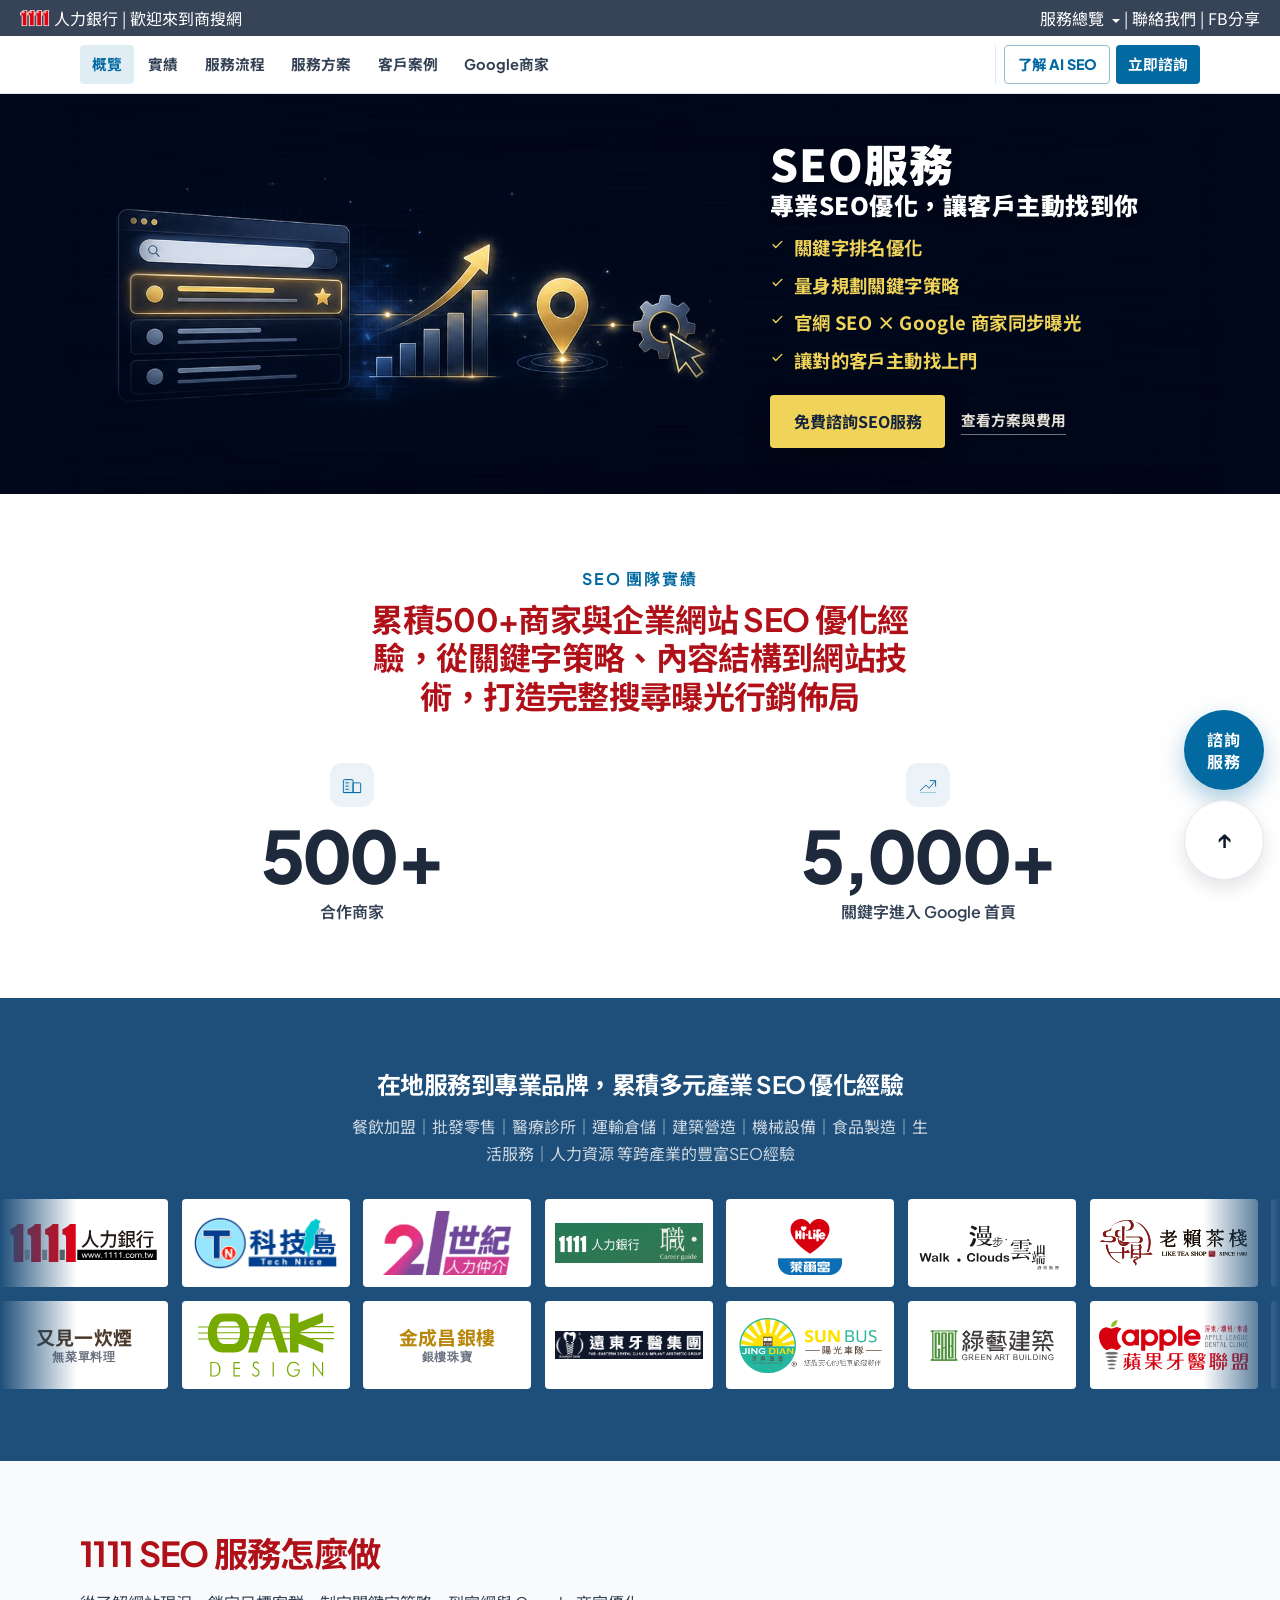
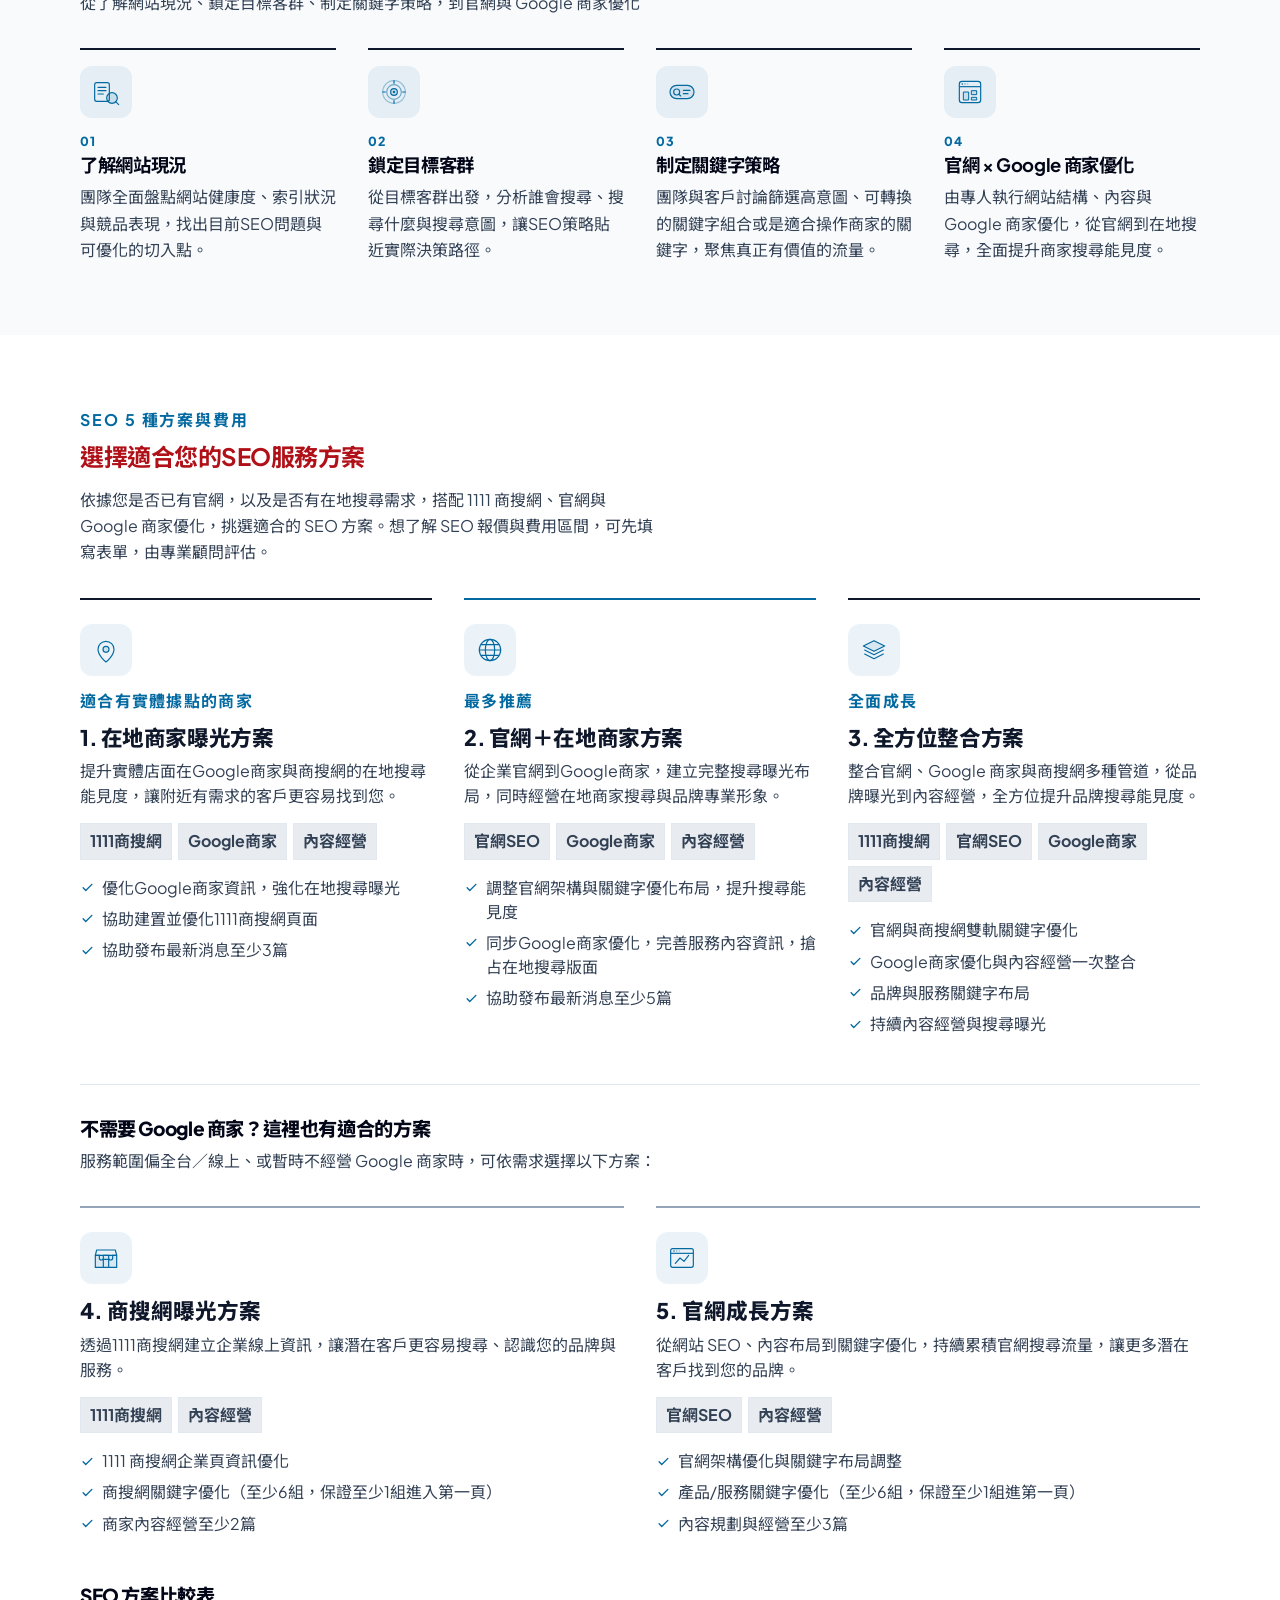
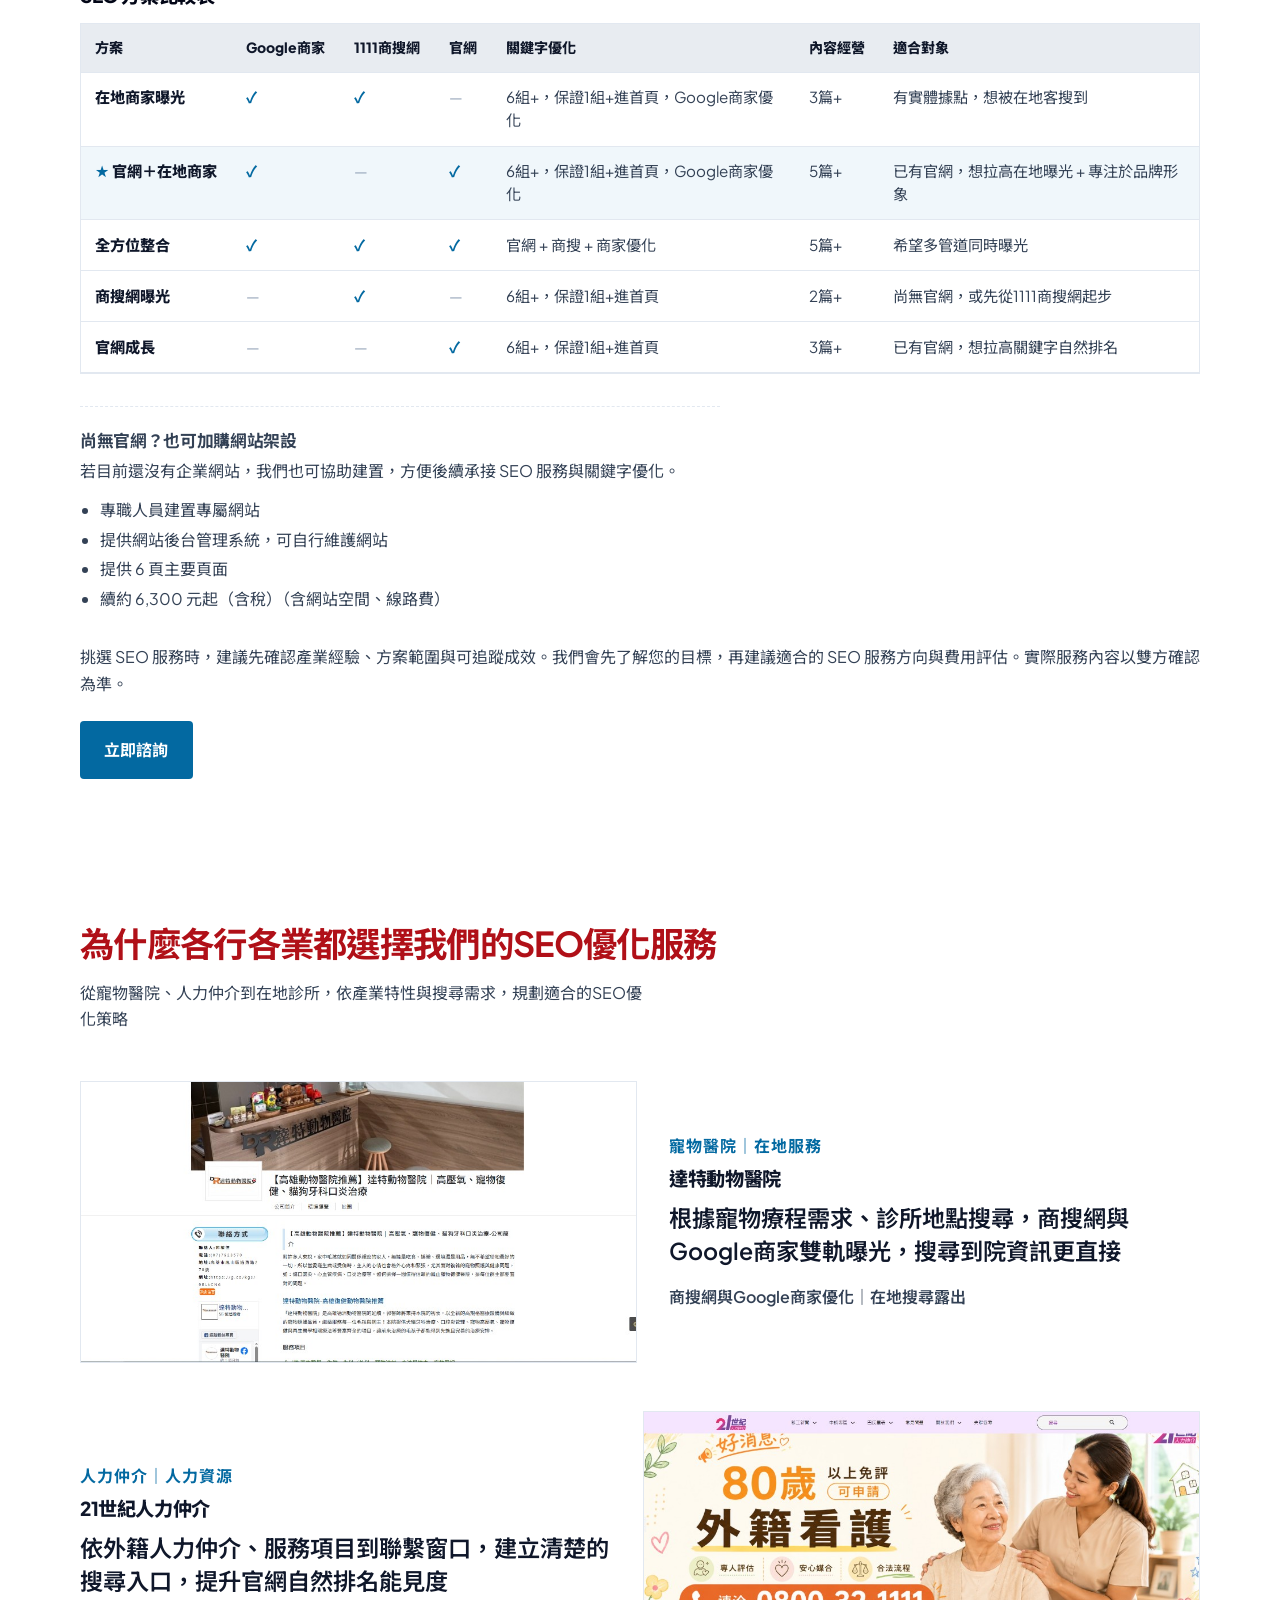
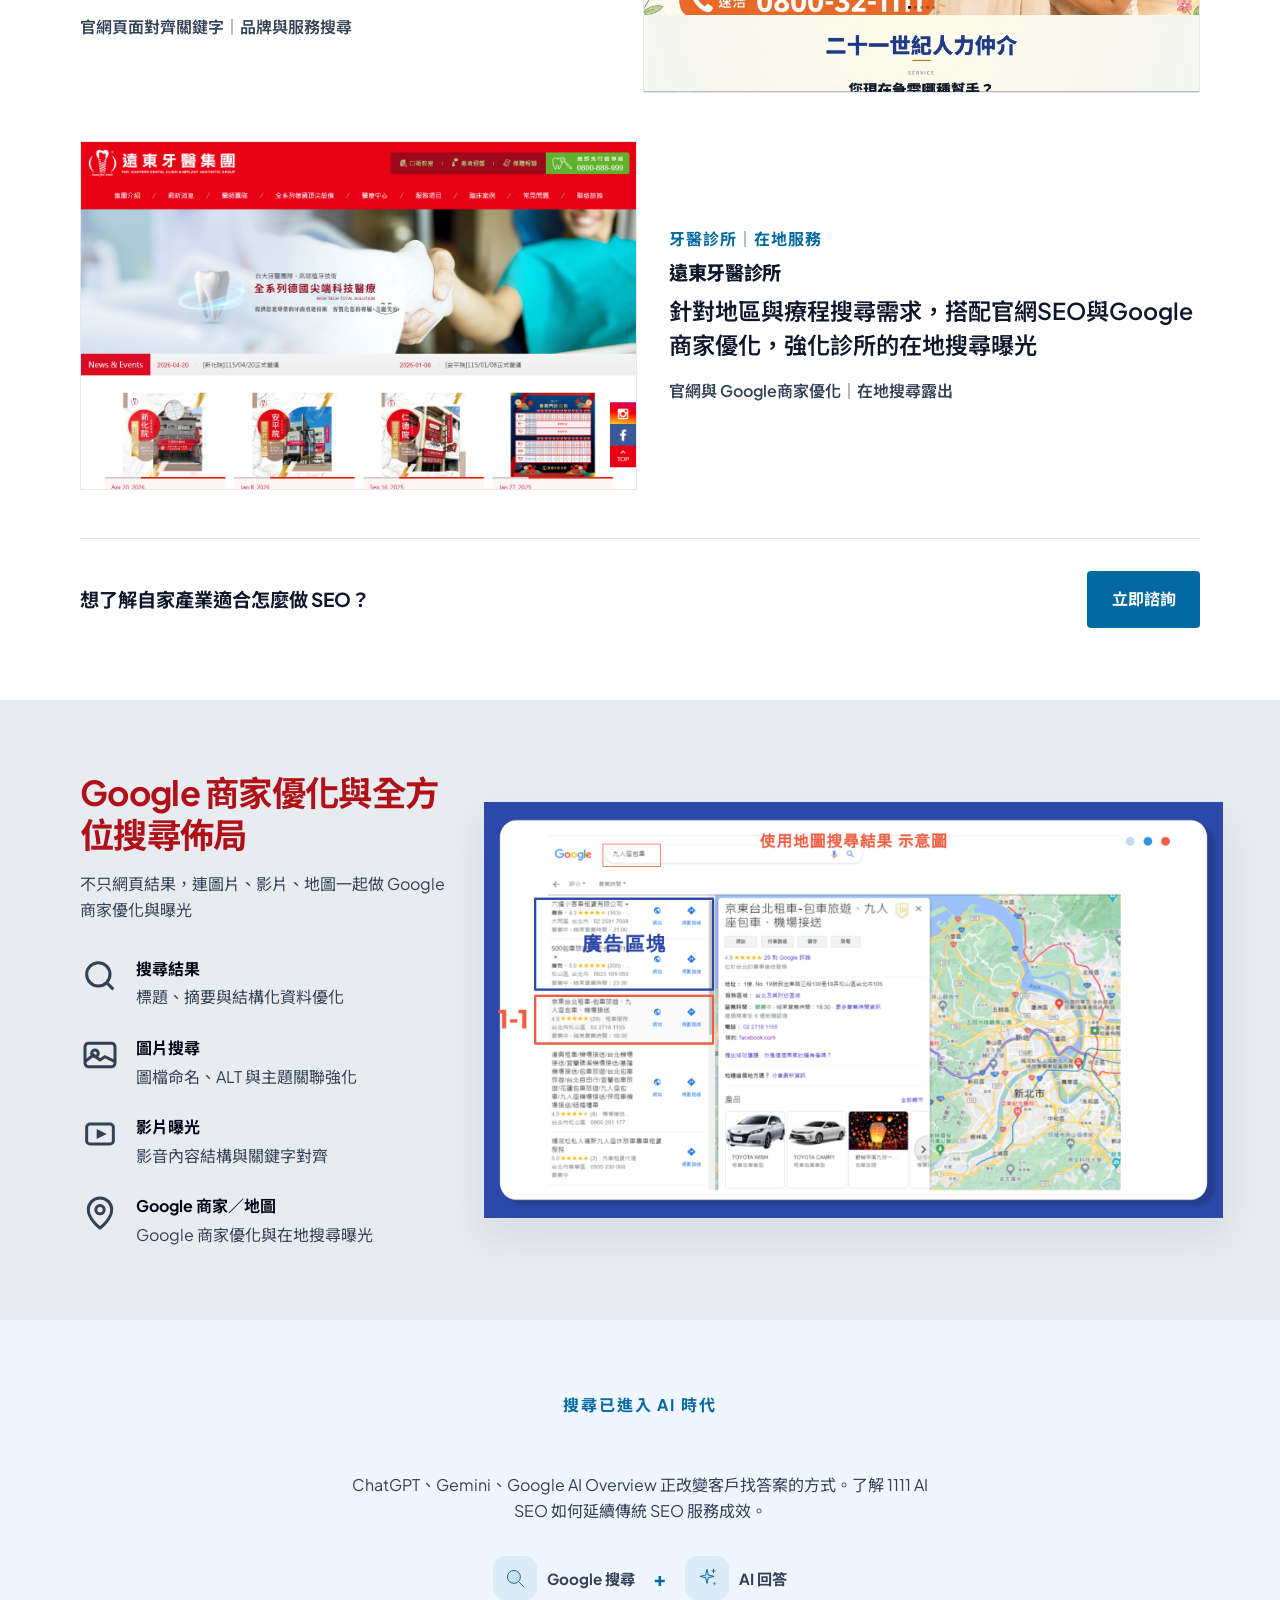
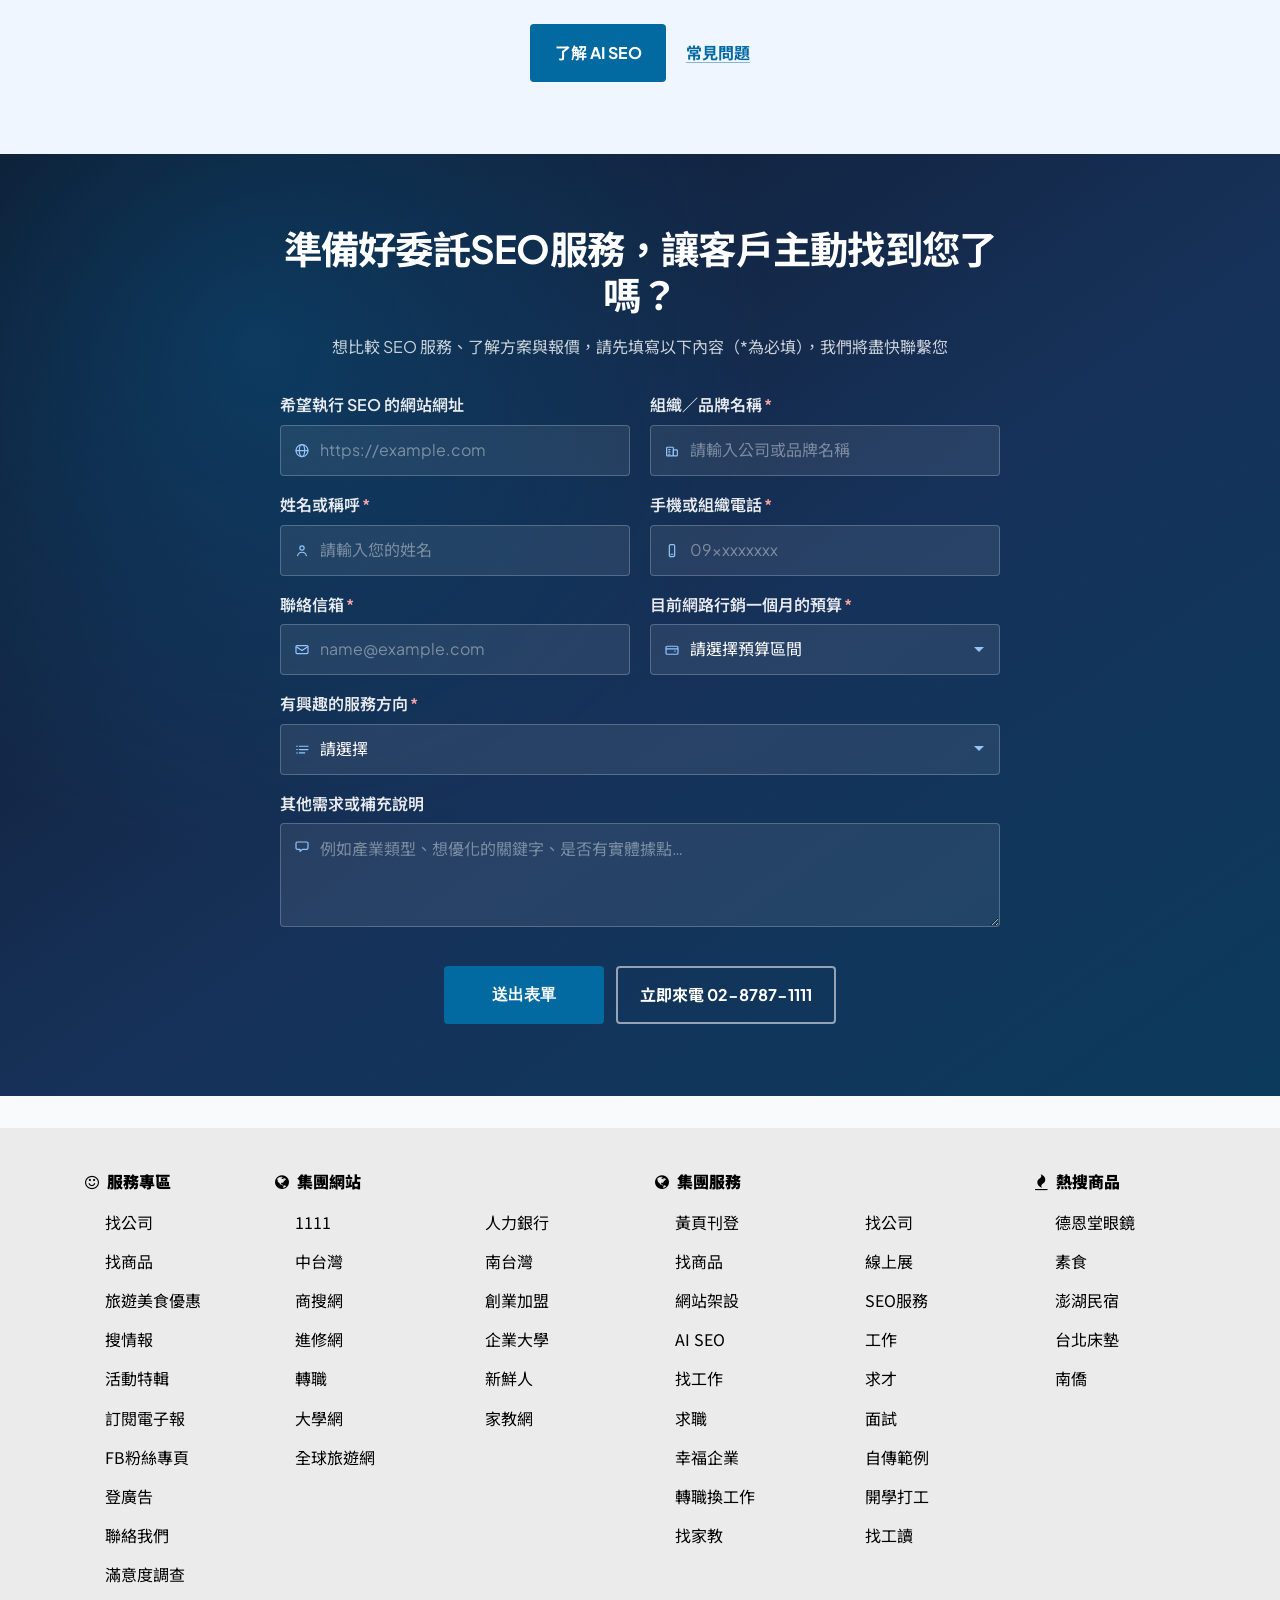
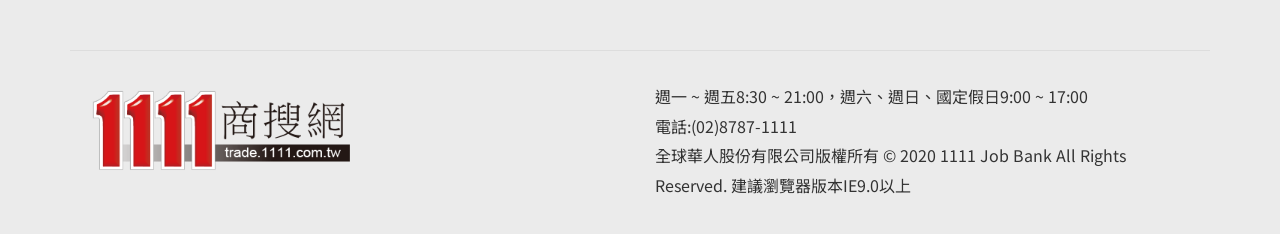
<file: index.html>
<!DOCTYPE html>
<html lang="zh-Hant">
<head>
  <meta charset="UTF-8" />
  <meta name="viewport" content="width=device-width, initial-scale=1.0" />
  <title>1111 SEO服務｜專業SEO優化，讓客戶主動找到你</title>
  <meta name="description" content="找 SEO 服務？1111 提供專業 SEO 優化，含關鍵字排名優化、官網 SEO × Google 商家同步曝光與 5 種方案。累積 500+ 商家經驗、5,000+ 關鍵字進入 Google 首頁，讓對的客戶主動找上門。" />
  <meta name="keywords" content="SEO服務,SEO優化,關鍵字排名優化,Google商家優化,官網SEO,1111商搜網,SEO方案,SEO費用" />
  <meta name="robots" content="index, follow, max-image-preview:large, max-snippet:-1, max-video-preview:-1" />
  <meta name="author" content="1111商搜網" />
  <link rel="canonical" href="https://trade.1111.com.tw/seo/" />
  <link rel="icon" href="https://trade.1111.com.tw/seo/images/logo-1111.png" type="image/png" />
  <link rel="apple-touch-icon" href="https://trade.1111.com.tw/seo/images/logo-1111.png" />

  <meta property="og:locale" content="zh_TW" />
  <meta property="og:type" content="website" />
  <meta property="og:site_name" content="1111商搜網" />
  <meta property="og:url" content="https://trade.1111.com.tw/seo/" />
  <meta property="og:title" content="1111 SEO服務｜專業SEO優化，讓客戶主動找到你" />
  <meta property="og:description" content="找 SEO 服務？1111 提供專業 SEO 優化，含關鍵字排名優化、官網 SEO × Google 商家同步曝光與 5 種方案，讓對的客戶主動找上門。" />
  <meta property="og:image" content="https://trade.1111.com.tw/seo/images/og-seo.jpg" />
  <meta property="og:image:width" content="1200" />
  <meta property="og:image:height" content="630" />
  <meta property="og:image:alt" content="1111 SEO服務｜專業SEO優化" />

  <meta name="twitter:card" content="summary_large_image" />
  <meta name="twitter:title" content="1111 SEO服務｜專業SEO優化，讓客戶主動找到你" />
  <meta name="twitter:description" content="1111 SEO 服務：關鍵字排名優化、官網 SEO × Google 商家同步曝光，累積 5,000+ 關鍵字進入 Google 首頁。" />
  <meta name="twitter:image" content="https://trade.1111.com.tw/seo/images/og-seo.jpg" />

  <link rel="preconnect" href="https://fonts.googleapis.com" />
  <link rel="preconnect" href="https://fonts.gstatic.com" crossorigin />
  <link href="https://fonts.googleapis.com/css2?family=Noto+Sans+TC:wght@500;700;900&family=Plus+Jakarta+Sans:wght@400;500;600;700;800&display=swap" rel="stylesheet" />
  <link rel="stylesheet" href="https://cdnjs.cloudflare.com/ajax/libs/font-awesome/4.7.0/css/font-awesome.min.css" />
  <link rel="stylesheet" href="https://cdnjs.cloudflare.com/ajax/libs/animate.css/4.1.1/animate.min.css" />
  <link rel="stylesheet" href="css/styles.css?v=20260821-2" />
  <link rel="stylesheet" href="css/1111-chrome.css" />

  <script type="application/ld+json">
  {
    "@context": "https://schema.org",
    "@graph": [
      {
        "@type": "Organization",
        "@id": "https://trade.1111.com.tw/#organization",
        "name": "1111商搜網",
        "alternateName": "全球華人股份有限公司",
        "url": "https://trade.1111.com.tw/",
        "logo": {
          "@type": "ImageObject",
          "url": "https://trade.1111.com.tw/seo/images/1111_trade-black-logo.png"
        },
        "telephone": "+886-2-8787-1111",
        "sameAs": [
          "https://www.facebook.com/trade1111"
        ],
        "contactPoint": {
          "@type": "ContactPoint",
          "telephone": "+886-2-8787-1111",
          "contactType": "sales",
          "areaServed": "TW",
          "availableLanguage": ["zh-Hant"]
        }
      },
      {
        "@type": "WebSite",
        "@id": "https://trade.1111.com.tw/#website",
        "url": "https://trade.1111.com.tw/",
        "name": "1111商搜網",
        "publisher": { "@id": "https://trade.1111.com.tw/#organization" },
        "inLanguage": "zh-Hant"
      },
      {
        "@type": "WebPage",
        "@id": "https://trade.1111.com.tw/seo/#webpage",
        "url": "https://trade.1111.com.tw/seo/",
        "name": "1111 SEO服務｜專業SEO優化，讓客戶主動找到你",
        "description": "找 SEO 服務？1111 提供專業 SEO 優化，含關鍵字排名優化、官網 SEO × Google 商家同步曝光與 5 種方案。累積 500+ 商家經驗、5,000+ 關鍵字進入 Google 首頁，讓對的客戶主動找上門。",
        "keywords": "SEO服務,SEO優化,關鍵字排名優化,Google商家優化,官網SEO,1111商搜網",
        "isPartOf": { "@id": "https://trade.1111.com.tw/#website" },
        "about": { "@id": "https://trade.1111.com.tw/seo/#service" },
        "primaryImageOfPage": {
          "@type": "ImageObject",
          "url": "https://trade.1111.com.tw/seo/images/og-seo.jpg",
          "width": 1200,
          "height": 630
        },
        "inLanguage": "zh-Hant",
        "breadcrumb": { "@id": "https://trade.1111.com.tw/seo/#breadcrumb" }
      },
      {
        "@type": "Service",
        "@id": "https://trade.1111.com.tw/seo/#service",
        "name": "1111 SEO服務",
        "alternateName": ["SEO優化", "SEO服務", "關鍵字排名優化"],
        "serviceType": "SEO服務／搜尋引擎優化",
        "description": "1111 商搜網提供專業 SEO 優化，含關鍵字排名優化、官網 SEO × Google 商家同步曝光、1111 商搜網與內容經營，協助商家讓對的客戶主動找上門。",
        "provider": { "@id": "https://trade.1111.com.tw/#organization" },
        "areaServed": {
          "@type": "Country",
          "name": "Taiwan"
        },
        "url": "https://trade.1111.com.tw/seo/",
        "hasOfferCatalog": {
          "@type": "OfferCatalog",
          "name": "SEO 5 種方案",
          "itemListElement": [
            { "@type": "Offer", "itemOffered": { "@type": "Service", "name": "在地商家曝光方案" } },
            { "@type": "Offer", "itemOffered": { "@type": "Service", "name": "官網＋在地商家方案" } },
            { "@type": "Offer", "itemOffered": { "@type": "Service", "name": "全方位整合方案" } },
            { "@type": "Offer", "itemOffered": { "@type": "Service", "name": "商搜網曝光方案" } },
            { "@type": "Offer", "itemOffered": { "@type": "Service", "name": "官網成長方案" } }
          ]
        }
      },
      {
        "@type": "HowTo",
        "@id": "https://trade.1111.com.tw/seo/#howto",
        "name": "1111 SEO 服務怎麼做",
        "description": "從了解網站現況、鎖定目標客群、制定關鍵字策略，到官網與 Google 商家優化。",
        "step": [
          {
            "@type": "HowToStep",
            "position": 1,
            "name": "了解網站現況",
            "text": "團隊全面盤點網站健康度、索引狀況與競品表現，找出目前SEO問題與可優化的切入點。"
          },
          {
            "@type": "HowToStep",
            "position": 2,
            "name": "鎖定目標客群",
            "text": "從目標客群出發，分析誰會搜尋、搜尋什麼與搜尋意圖，讓SEO策略貼近實際決策路徑。"
          },
          {
            "@type": "HowToStep",
            "position": 3,
            "name": "制定關鍵字策略",
            "text": "團隊與客戶討論篩選高意圖、可轉換的關鍵字組合或是適合操作商家的關鍵字，聚焦真正有價值的流量。"
          },
          {
            "@type": "HowToStep",
            "position": 4,
            "name": "官網 × Google 商家優化",
            "text": "由專人執行網站結構、內容與 Google 商家優化，從官網到在地搜尋，全面提升商家搜尋能見度。"
          }
        ]
      },
      {
        "@type": "BreadcrumbList",
        "@id": "https://trade.1111.com.tw/seo/#breadcrumb",
        "itemListElement": [
          {
            "@type": "ListItem",
            "position": 1,
            "name": "1111商搜網",
            "item": "https://trade.1111.com.tw/"
          },
          {
            "@type": "ListItem",
            "position": 2,
            "name": "SEO服務",
            "item": "https://trade.1111.com.tw/seo/"
          }
        ]
      }
    ]
  }
  </script>
</head>
<body>
  <!-- 黑Bar STAR (from trade.1111.com.tw) -->
  <!-- 黑Bar for Mobile STAR-->
  <div class="blackbar container-fluid d-block d-sm-none">
    <div class="row justify-content-end align-items-center">
      <ul>
        <li>
          <span>
            <a href="https://trade.1111.com.tw/Login.aspx">會員登入</a>
          </span>
        </li>
        <li><span><a class="dropdown-item disabled">&nbsp;|&nbsp;</a></span></li>
        <li>
          <span>
            <a href="https://trade.1111.com.tw/Reg.aspx">加入會員</a>
          </span>
        </li>
      </ul>
    </div>
  </div>
  <!-- 黑Bar for Mobile END-->
  <!-- 黑Bar for PC STAR-->
  <div class="blackbar container-fluid d-none d-sm-block">
    <div class="row justify-content-between align-items-center">
      <p>
        <a href="https://www.1111.com.tw/" title="1111人力銀行" target="_blank" rel="noopener">
          <img src="images/1111_head-logo.png" title="1111人力銀行" alt="1111人力銀行" />
          <span>人力銀行</span>
        </a>
        <span>&nbsp;|&nbsp;歡迎來到<a href="https://trade.1111.com.tw/" target="_self">商搜網</a></span>
      </p>
      <ul>
        <li class="nav-item dropdown">
          <a class="nav-link dropdown-toggle" href="#" id="navbardrop" data-toggle="dropdown" aria-haspopup="true" aria-expanded="false">
            服務總覽
          </a>
          <div class="dropdown-menu" aria-labelledby="navbardrop">
            <a class="dropdown-header">商搜推薦</a>
            <a class="dropdown-item" href="https://trade.1111.com.tw/company.aspx">找公司</a>
            <a class="dropdown-item" href="https://trade.1111.com.tw/goods.aspx">找商品</a>
            <a class="dropdown-item" href="https://trade.1111.com.tw/NewsList.aspx">搜情報</a>
            <a class="dropdown-item" href="https://trade.1111.com.tw/Events.aspx">活動特輯</a>
            <a class="dropdown-item" href="https://trade.1111.com.tw/Login.aspx">廠商登入</a>
            <a class="dropdown-item" href="https://trade.1111.com.tw/Reg.aspx">廠商註冊</a>
            <a class="dropdown-item" href="https://www.1111.com.tw/talents/epaper/ePaperIntro.asp?epaperNo=6">訂閱電子報</a>
            <a class="dropdown-item" href="https://docs.google.com/forms/d/1Bm0TAOIRC0gWYsR9g8ffPAaGZcdRbR0TsGsvaoNr2Gg/viewform?c=0&amp;w=1">滿意度調查</a>
            <a class="dropdown-item ad-link" href="https://trade.1111.com.tw/AD/TradeAD_Home1.aspx">登廣告</a>
          </div>
        </li>
        <li>&nbsp;|&nbsp;<span><a href="https://trade.1111.com.tw/ContactUs" target="_self">聯絡我們</a></span></li>
        <li>&nbsp;|&nbsp;<span><a href="javascript:void(0);" id="fb-share" target="_self">FB分享</a></span></li>
      </ul>
    </div>
  </div>
  <!-- 黑Bar for PC END-->
  <!-- 黑Bar END-->

  <nav class="page-nav" aria-label="頁面導覽">
    <div class="page-nav__inner">
      <div class="page-nav__sections" aria-label="本頁區塊">
        <a class="page-nav__link page-nav__link--desktop-only is-active" href="#top">概覽</a>
        <a class="page-nav__link page-nav__link--desktop-only" href="#stats">實績</a>
        <a class="page-nav__link" href="#pillars">服務流程</a>
        <a class="page-nav__link page-nav__link--desktop-only" href="#plans">服務方案</a>
        <a class="page-nav__link page-nav__link--desktop-only" href="#cases">客戶案例</a>
        <a class="page-nav__link" href="#google">Google商家</a>
      </div>
      <div class="page-nav__aside">
        <a class="page-nav__page" href="ai-seo">了解 AI SEO</a>
        <a class="page-nav__link page-nav__link--cta" href="#contact">立即諮詢</a>
      </div>
    </div>
  </nav>

  <!-- S1 Hero -->
  <section class="hero" id="top" aria-labelledby="hero-title">
    <div class="hero__frame">
      <div class="hero__visual">
        <img
          class="hero__img"
          src="images/hero-banner.jpg"
          alt="1111 SEO服務：專業SEO優化，讓客戶主動找到你"
          width="2360"
          height="640"
          fetchpriority="high"
        />
      </div>
      <div class="hero__copy">
        <h1 id="hero-title" class="animate__animated animate__fadeInDown" style="--animate-duration:0.7s;--animate-delay:0.1s">
          <span class="hero__title-main">SEO服務</span>
          <span class="hero__title-sub">專業SEO優化，讓客戶主動找到你</span>
        </h1>
        <ul class="hero__benefits animate__animated animate__fadeInUp" style="--animate-duration:0.7s;--animate-delay:0.25s">
          <li>關鍵字排名優化</li>
          <li>量身規劃關鍵字策略</li>
          <li>官網 SEO × Google 商家同步曝光</li>
          <li>讓對的客戶主動找上門</li>
        </ul>
        <div class="hero__cta animate__animated animate__fadeInUp" style="--animate-duration:0.7s;--animate-delay:0.4s">
          <a class="btn btn--primary" href="#contact">免費諮詢SEO服務</a>
          <a class="hero__cta-link hero__cta-link--desktop-only" href="#plans">查看方案與費用</a>
          <a class="hero__cta-link hero__cta-link--mobile-only" href="#pillars">查看服務流程</a>
        </div>
      </div>
    </div>
  </section>

  <!-- S2 Stats -->
  <section class="section stats section--desktop-only" id="stats" aria-labelledby="stats-title">
    <div class="container">
      <p class="eyebrow reveal" data-animate="fadeInUp">SEO 團隊實績</p>
      <strong id="stats-title" class="stats__lead reveal" data-animate="fadeInUp" data-delay="0.08s">累積500+商家與企業網站 SEO 優化經驗，從關鍵字策略、內容結構到網站技術，打造完整搜尋曝光行銷佈局</strong>
      <div class="stats__grid">
        <div class="stat reveal" data-animate="fadeInUp" data-delay="0.12s">
          <div class="mark-icon" aria-hidden="true">
            <svg viewBox="0 0 48 48" fill="none">
              <rect x="8" y="14" width="18" height="24" rx="2" fill="currentColor" fill-opacity="0.08" stroke="currentColor" stroke-width="1.75"/>
              <rect x="26" y="20" width="14" height="18" rx="2" stroke="currentColor" stroke-width="1.75"/>
              <path d="M13 20h4M13 26h4M13 32h4" stroke="currentColor" stroke-width="1.75" stroke-linecap="round"/>
              <path d="M8 38h32" stroke="currentColor" stroke-width="1.75" stroke-linecap="round"/>
            </svg>
          </div>
          <p class="stat__num" data-count="500" data-suffix="+">0+</p>
          <p class="stat__label">合作商家</p>
        </div>
        <div class="stat reveal" data-animate="fadeInUp" data-delay="0.22s">
          <div class="mark-icon" aria-hidden="true">
            <svg viewBox="0 0 48 48" fill="none">
              <path d="M10 34l10-10 6 6 12-14" stroke="currentColor" stroke-width="1.75" stroke-linecap="round" stroke-linejoin="round"/>
              <path d="M28 16h10v10" stroke="currentColor" stroke-width="1.75" stroke-linecap="round" stroke-linejoin="round"/>
              <path d="M10 38h28" stroke="currentColor" stroke-width="1.75" stroke-linecap="round" opacity="0.35"/>
            </svg>
          </div>
          <p class="stat__num" data-count="5000" data-suffix="+">0+</p>
          <p class="stat__label">關鍵字進入 Google 首頁</p>
        </div>
      </div>
    </div>
  </section>

  <!-- S3 Logo marquee -->
  <section class="section logos section--desktop-only" id="logos" aria-labelledby="logos-title">
    <div class="container">
      <h2 id="logos-title" class="reveal" data-animate="fadeInUp">在地服務到專業品牌，累積多元產業 SEO 優化經驗</h2>
      <p class="section__sub reveal" data-animate="fadeInUp" data-delay="0.08s">餐飲加盟｜批發零售｜醫療診所｜運輸倉儲｜建築營造｜機械設備｜食品製造｜生活服務｜人力資源 等跨產業的豐富SEO經驗</p>
    </div>
    <div class="logo-marquee reveal" data-animate="fadeIn" data-delay="0.12s" data-duration="0.7s" aria-label="合作廠商品牌">
      <div class="logo-marquee__row logo-marquee__row--ltr">
        <div class="logo-marquee__track">
          <ul class="logo-marquee__group" role="list">
            <li>
              <a href="https://www.1111.com.tw/" target="_blank" rel="noopener" title="1111人力銀行">
                <img src="images/logos/1111.svg?v=2" alt="1111人力銀行" loading="lazy" width="107" height="27" />
              </a>
            </li>
            <li>
              <a href="https://www.technice.com.tw/" target="_blank" rel="noopener" title="科技島 TechNice">
                <img src="images/logos/technice.png" alt="科技島" loading="lazy" width="300" height="123" />
              </a>
            </li>
            <li>
              <a href="https://www.21manpower.com.tw/" target="_blank" rel="noopener" title="21世紀外勞仲介">
                <img src="images/logos/21manpower.png" alt="21世紀外勞仲介" loading="lazy" width="160" height="80" />
              </a>
            </li>
            <li>
              <a href="https://guide.1111.com.tw/" target="_blank" rel="noopener" title="1111職點">
                <img src="images/logos/guide1111.png" alt="1111職點" loading="lazy" width="232" height="61" />
              </a>
            </li>
            <li>
              <a href="https://www.hilife.com.tw/" target="_blank" rel="noopener" title="萊爾富">
                <img src="images/logos/hilife.png" alt="萊爾富 Hi-Life" loading="lazy" width="512" height="512" />
              </a>
            </li>
            <li>
              <a href="https://www.walkcloud.com/zh-tw/" target="_blank" rel="noopener" title="漫步雲端森林廚房">
                <img src="images/logos/walkcloud-dark.svg" alt="漫步雲端森林廚房" loading="lazy" width="232" height="85" />
              </a>
            </li>
            <li>
              <a href="https://www.liketeashop.com/tw" target="_blank" rel="noopener" title="老賴紅茶">
                <img src="images/logos/liketea.svg" alt="老賴紅茶" loading="lazy" width="255" height="79" />
              </a>
            </li>
            <li>
              <a href="http://www.jsyamcha.com.tw/" target="_blank" rel="noopener" title="蒸鮮腸粉港式飲茶">
                <img src="images/logos/jsyamcha.jpg" alt="蒸鮮腸粉港式飲茶" loading="lazy" width="240" height="80" />
              </a>
            </li>
            <li>
              <a href="https://trade.1111.com.tw/web/petteeth" target="_blank" rel="noopener" title="喬泰寵物用品">
                <img src="images/logos/petteeth.png" alt="喬泰寵物用品" loading="lazy" width="400" height="170" />
              </a>
            </li>
            <li>
              <a href="https://www.gong-cha.com.tw/" target="_blank" rel="noopener" title="貢茶國際">
                <img src="images/logos/gongcha.svg" alt="貢茶國際" loading="lazy" width="80" height="100" />
              </a>
            </li>
          </ul>
          <ul class="logo-marquee__group" role="presentation" aria-hidden="true">
            <li>
              <a href="https://www.1111.com.tw/" target="_blank" rel="noopener" tabindex="-1">
                <img src="images/logos/1111.svg?v=2" alt="" loading="lazy" width="107" height="27" />
              </a>
            </li>
            <li>
              <a href="https://www.technice.com.tw/" target="_blank" rel="noopener" tabindex="-1">
                <img src="images/logos/technice.png" alt="" loading="lazy" width="300" height="123" />
              </a>
            </li>
            <li>
              <a href="https://www.21manpower.com.tw/" target="_blank" rel="noopener" tabindex="-1">
                <img src="images/logos/21manpower.png" alt="" loading="lazy" width="160" height="80" />
              </a>
            </li>
            <li>
              <a href="https://guide.1111.com.tw/" target="_blank" rel="noopener" tabindex="-1">
                <img src="images/logos/guide1111.png" alt="" loading="lazy" width="232" height="61" />
              </a>
            </li>
            <li>
              <a href="https://www.hilife.com.tw/" target="_blank" rel="noopener" tabindex="-1">
                <img src="images/logos/hilife.png" alt="" loading="lazy" width="512" height="512" />
              </a>
            </li>
            <li>
              <a href="https://www.walkcloud.com/zh-tw/" target="_blank" rel="noopener" tabindex="-1">
                <img src="images/logos/walkcloud-dark.svg" alt="" loading="lazy" width="232" height="85" />
              </a>
            </li>
            <li>
              <a href="https://www.liketeashop.com/tw" target="_blank" rel="noopener" tabindex="-1">
                <img src="images/logos/liketea.svg" alt="" loading="lazy" width="255" height="79" />
              </a>
            </li>
            <li>
              <a href="http://www.jsyamcha.com.tw/" target="_blank" rel="noopener" tabindex="-1">
                <img src="images/logos/jsyamcha.jpg" alt="" loading="lazy" width="240" height="80" />
              </a>
            </li>
            <li>
              <a href="https://trade.1111.com.tw/web/petteeth" target="_blank" rel="noopener" tabindex="-1">
                <img src="images/logos/petteeth.png" alt="" loading="lazy" width="400" height="170" />
              </a>
            </li>
            <li>
              <a href="https://www.gong-cha.com.tw/" target="_blank" rel="noopener" tabindex="-1">
                <img src="images/logos/gongcha.svg" alt="" loading="lazy" width="80" height="100" />
              </a>
            </li>
          </ul>
        </div>
      </div>
      <div class="logo-marquee__row logo-marquee__row--rtl">
        <div class="logo-marquee__track">
          <ul class="logo-marquee__group" role="list">
            <li>
              <a class="logo-tile" href="https://trade.1111.com.tw/web/nomenurestaurant" target="_blank" rel="noopener" title="又見一炊煙">
                <span class="logo-tile__name" style="--tile-color:#4a3728">又見一炊煙</span>
                <span class="logo-tile__en">無菜單料理</span>
              </a>
            </li>
            <li>
              <a href="https://www.oak-design.com.tw/" target="_blank" rel="noopener" title="歐肯傢俱">
                <img src="images/logos/oak-logo.svg" alt="歐肯傢俱" loading="lazy" width="173" height="81" />
              </a>
            </li>
            <li>
              <a class="logo-tile" href="https://trade.1111.com.tw/web/company/godhat" target="_blank" rel="noopener" title="金成昌銀樓">
                <span class="logo-tile__name" style="--tile-color:#b8860b">金成昌銀樓</span>
                <span class="logo-tile__en">銀樓珠寶</span>
              </a>
            </li>
            <li>
              <a href="https://www.fed.com.tw/" target="_blank" rel="noopener" title="遠東牙醫診所">
                <img src="images/logos/fed.png" alt="遠東牙醫診所" loading="lazy" width="240" height="80" />
              </a>
            </li>
            <li>
              <a href="https://sunbus-tw.com/" target="_blank" rel="noopener" title="京典通運">
                <img src="images/logos/sunbus.png" alt="京典通運" loading="lazy" width="240" height="80" />
              </a>
            </li>
            <li>
              <a href="https://topbuild.com.tw/" target="_blank" rel="noopener" title="綠藝建設">
                <img src="images/logos/topbuild.svg" alt="綠藝建設" loading="lazy" width="127" height="39" />
              </a>
            </li>
            <li>
              <a href="https://www.apple-dentist.com.tw/" target="_blank" rel="noopener" title="蘋果聯盟牙醫診所">
                <img src="images/logos/apple.png" alt="蘋果聯盟牙醫" loading="lazy" width="500" height="168" />
              </a>
            </li>
            <li>
              <a class="logo-tile" href="https://www.chiajen-forklift.com/" target="_blank" rel="noopener" title="嘉振運搬機械">
                <span class="logo-tile__name" style="--tile-color:#1e4f7a">嘉振運搬機械</span>
                <span class="logo-tile__en">CHIAJEN</span>
              </a>
            </li>
            <li>
              <a href="https://trade.1111.com.tw/web/rshing" target="_blank" rel="noopener" title="日興搬家起重行">
                <img src="images/logos/rshing.jpg" alt="日興搬家" loading="lazy" width="240" height="80" />
              </a>
            </li>
            <li>
              <a href="https://www.proone.com.tw/" target="_blank" rel="noopener" title="優盛油封實業">
                <img src="images/logos/proone.png" alt="優盛油封" loading="lazy" width="248" height="108" />
              </a>
            </li>
          </ul>
          <ul class="logo-marquee__group" role="presentation" aria-hidden="true">
            <li>
              <a class="logo-tile" href="https://trade.1111.com.tw/web/nomenurestaurant" target="_blank" rel="noopener" tabindex="-1">
                <span class="logo-tile__name" style="--tile-color:#4a3728">又見一炊煙</span>
                <span class="logo-tile__en">無菜單料理</span>
              </a>
            </li>
            <li>
              <a href="https://www.oak-design.com.tw/" target="_blank" rel="noopener" tabindex="-1">
                <img src="images/logos/oak-logo.svg" alt="" loading="lazy" width="173" height="81" />
              </a>
            </li>
            <li>
              <a class="logo-tile" href="https://trade.1111.com.tw/web/company/godhat" target="_blank" rel="noopener" tabindex="-1">
                <span class="logo-tile__name" style="--tile-color:#b8860b">金成昌銀樓</span>
                <span class="logo-tile__en">銀樓珠寶</span>
              </a>
            </li>
            <li>
              <a href="https://www.fed.com.tw/" target="_blank" rel="noopener" tabindex="-1">
                <img src="images/logos/fed.png" alt="" loading="lazy" width="240" height="80" />
              </a>
            </li>
            <li>
              <a href="https://sunbus-tw.com/" target="_blank" rel="noopener" tabindex="-1">
                <img src="images/logos/sunbus.png" alt="" loading="lazy" width="240" height="80" />
              </a>
            </li>
            <li>
              <a href="https://topbuild.com.tw/" target="_blank" rel="noopener" tabindex="-1">
                <img src="images/logos/topbuild.svg" alt="" loading="lazy" width="127" height="39" />
              </a>
            </li>
            <li>
              <a href="https://www.apple-dentist.com.tw/" target="_blank" rel="noopener" tabindex="-1">
                <img src="images/logos/apple.png" alt="" loading="lazy" width="500" height="168" />
              </a>
            </li>
            <li>
              <a class="logo-tile" href="https://www.chiajen-forklift.com/" target="_blank" rel="noopener" tabindex="-1">
                <span class="logo-tile__name" style="--tile-color:#1e4f7a">嘉振運搬機械</span>
                <span class="logo-tile__en">CHIAJEN</span>
              </a>
            </li>
            <li>
              <a href="https://trade.1111.com.tw/web/rshing" target="_blank" rel="noopener" tabindex="-1">
                <img src="images/logos/rshing.jpg" alt="" loading="lazy" width="240" height="80" />
              </a>
            </li>
            <li>
              <a href="https://www.proone.com.tw/" target="_blank" rel="noopener" tabindex="-1">
                <img src="images/logos/proone.png" alt="" loading="lazy" width="248" height="108" />
              </a>
            </li>
          </ul>
        </div>
      </div>
    </div>
  </section>

  <!-- S4 Four pillars -->
  <section class="section pillars" id="pillars" aria-labelledby="pillars-title">
    <div class="container">
      <h2 id="pillars-title" class="reveal" data-animate="fadeInUp">1111 SEO 服務怎麼做</h2>
      <p class="section__sub reveal" data-animate="fadeInUp" data-delay="0.08s">從了解網站現況、鎖定目標客群、制定關鍵字策略，到官網與 Google 商家優化</p>
      <div class="pillars__grid">
        <article class="pillar reveal" data-animate="fadeInUp" data-delay="0s">
          <div class="pillar__icon" aria-hidden="true">
            <svg viewBox="0 0 48 48" fill="none">
              <rect x="7" y="10" width="22" height="28" rx="3" stroke="currentColor" stroke-width="1.75"/>
              <path d="M12 17h12M12 22h12M12 27h8" stroke="currentColor" stroke-width="1.75" stroke-linecap="round"/>
              <circle cx="33" cy="33" r="8" fill="currentColor" fill-opacity="0.12" stroke="currentColor" stroke-width="1.75"/>
              <path d="M38.5 38.5L43 43" stroke="currentColor" stroke-width="1.75" stroke-linecap="round"/>
            </svg>
          </div>
          <h3>了解網站現況</h3>
          <p>團隊全面盤點網站健康度、索引狀況與競品表現，找出目前SEO問題與可優化的切入點。</p>
        </article>
        <article class="pillar reveal" data-animate="fadeInUp" data-delay="0.1s">
          <div class="pillar__icon" aria-hidden="true">
            <svg viewBox="0 0 48 48" fill="none">
              <circle cx="24" cy="24" r="17" stroke="currentColor" stroke-width="1.75" stroke-opacity="0.35"/>
              <circle cx="24" cy="24" r="11" stroke="currentColor" stroke-width="1.75" stroke-opacity="0.55"/>
              <circle cx="24" cy="24" r="5" fill="currentColor" fill-opacity="0.15" stroke="currentColor" stroke-width="1.75"/>
              <circle cx="24" cy="24" r="1.75" fill="currentColor"/>
              <path d="M24 7v4M24 37v4M7 24h4M37 24h4" stroke="currentColor" stroke-width="1.75" stroke-linecap="round"/>
            </svg>
          </div>
          <h3>鎖定目標客群</h3>
          <p>從目標客群出發，分析誰會搜尋、搜尋什麼與搜尋意圖，讓SEO策略貼近實際決策路徑。</p>
        </article>
        <article class="pillar reveal" data-animate="fadeInUp" data-delay="0.2s">
          <div class="pillar__icon" aria-hidden="true">
            <svg viewBox="0 0 48 48" fill="none">
              <rect x="6" y="14" width="36" height="20" rx="10" fill="currentColor" fill-opacity="0.08" stroke="currentColor" stroke-width="1.75"/>
              <circle cx="16" cy="24" r="4.5" stroke="currentColor" stroke-width="1.75"/>
              <path d="M19.2 27.2L22 30" stroke="currentColor" stroke-width="1.75" stroke-linecap="round"/>
              <path d="M26 21.5h10M26 26.5h7" stroke="currentColor" stroke-width="1.75" stroke-linecap="round"/>
            </svg>
          </div>
          <h3>制定關鍵字策略</h3>
          <p>團隊與客戶討論篩選高意圖、可轉換的關鍵字組合或是適合操作商家的關鍵字，聚焦真正有價值的流量。</p>
        </article>
        <article class="pillar reveal" data-animate="fadeInUp" data-delay="0.3s">
          <div class="pillar__icon" aria-hidden="true">
            <svg viewBox="0 0 48 48" fill="none">
              <rect x="8" y="8" width="32" height="32" rx="4" stroke="currentColor" stroke-width="1.75"/>
              <path d="M8 16h32" stroke="currentColor" stroke-width="1.75"/>
              <circle cx="12.5" cy="12" r="1.25" fill="currentColor"/>
              <circle cx="16.5" cy="12" r="1.25" fill="currentColor" fill-opacity="0.55"/>
              <circle cx="20.5" cy="12" r="1.25" fill="currentColor" fill-opacity="0.35"/>
              <path d="M14 24h8v12H14zM26 22h8v6h-8zM26 32h8v4h-8z" fill="currentColor" fill-opacity="0.12" stroke="currentColor" stroke-width="1.5" stroke-linejoin="round"/>
            </svg>
          </div>
          <h3>官網 × Google 商家優化</h3>
          <p>由專人執行網站結構、內容與 Google 商家優化，從官網到在地搜尋，全面提升商家搜尋能見度。</p>
        </article>
      </div>
    </div>
  </section>

  <!-- Plans -->
  <section class="section plans section--desktop-only" id="plans" aria-labelledby="plans-title">
    <div class="container">
      <p class="eyebrow reveal" data-animate="fadeInUp">SEO 5 種方案與費用</p>
      <h2 id="plans-title" class="reveal" data-animate="fadeInUp" data-delay="0.08s">選擇適合您的SEO服務方案</h2>
      <p class="section__sub reveal" data-animate="fadeInUp" data-delay="0.12s">依據您是否已有官網，以及是否有在地搜尋需求，搭配 1111 商搜網、官網與 Google 商家優化，挑選適合的 SEO 方案。想了解 SEO 報價與費用區間，可先填寫表單，由專業顧問評估。</p>

      <div class="plans__grid plans__grid--main">
        <article class="plan reveal" data-animate="fadeInUp" data-delay="0s">
          <div class="mark-icon" aria-hidden="true">
            <svg viewBox="0 0 48 48" fill="none">
              <path d="M24 42s12-9 12-19a12 12 0 10-24 0c0 10 12 19 12 19z" stroke="currentColor" stroke-width="1.75" stroke-linejoin="round"/>
              <circle cx="24" cy="23" r="4.5" fill="currentColor" fill-opacity="0.12" stroke="currentColor" stroke-width="1.75"/>
            </svg>
          </div>
          <p class="plan__badge">適合有實體據點的商家</p>
          <h3 class="plan__name">1. 在地商家曝光方案</h3>
          <p class="plan__who">提升實體店面在Google商家與商搜網的在地搜尋能見度，讓附近有需求的客戶更容易找到您。</p>
          <ul class="plan__tags" aria-label="服務項目">
            <li>1111商搜網</li>
            <li>Google商家</li>
            <li>內容經營</li>
          </ul>
          <ul class="plan__features">
            <li>優化Google商家資訊，強化在地搜尋曝光</li>
            <li>協助建置並優化1111商搜網頁面</li>
            <li>協助發布最新消息至少3篇</li>
          </ul>
        </article>

        <article class="plan plan--featured reveal" data-animate="fadeInUp" data-delay="0.1s">
          <div class="mark-icon" aria-hidden="true">
            <svg viewBox="0 0 48 48" fill="none">
              <circle cx="24" cy="24" r="16" stroke="currentColor" stroke-width="1.75"/>
              <ellipse cx="24" cy="24" rx="7" ry="16" stroke="currentColor" stroke-width="1.75"/>
              <path d="M8 24h32M11 16h26M11 32h26" stroke="currentColor" stroke-width="1.75" stroke-linecap="round"/>
            </svg>
          </div>
          <p class="plan__badge">最多推薦</p>
          <h3 class="plan__name">2. 官網＋在地商家方案</h3>
          <p class="plan__who">從企業官網到Google商家，建立完整搜尋曝光布局，同時經營在地商家搜尋與品牌專業形象。</p>
          <ul class="plan__tags" aria-label="服務項目">
            <li>官網SEO</li>
            <li>Google商家</li>
            <li>內容經營</li>
          </ul>
          <ul class="plan__features">
            <li>調整官網架構與關鍵字優化布局，提升搜尋能見度</li>
            <li>同步Google商家優化，完善服務內容資訊，搶占在地搜尋版面</li>
            <li>協助發布最新消息至少5篇</li>
          </ul>
        </article>

        <article class="plan reveal" data-animate="fadeInUp" data-delay="0.2s">
          <div class="mark-icon" aria-hidden="true">
            <svg viewBox="0 0 48 48" fill="none">
              <path d="M24 10l16 8-16 8L8 18l16-8z" fill="currentColor" fill-opacity="0.08" stroke="currentColor" stroke-width="1.75" stroke-linejoin="round"/>
              <path d="M10 24l14 7 14-7M10 30l14 7 14-7" stroke="currentColor" stroke-width="1.75" stroke-linecap="round" stroke-linejoin="round"/>
            </svg>
          </div>
          <p class="plan__badge">全面成長</p>
          <h3 class="plan__name">3. 全方位整合方案</h3>
          <p class="plan__who">整合官網、Google 商家與商搜網多種管道，從品牌曝光到內容經營，全方位提升品牌搜尋能見度。</p>
          <ul class="plan__tags" aria-label="服務項目">
            <li>1111商搜網</li>
            <li>官網SEO</li>
            <li>Google商家</li>
            <li>內容經營</li>
          </ul>
          <ul class="plan__features">
            <li>官網與商搜網雙軌關鍵字優化</li>
            <li>Google商家優化與內容經營一次整合</li>
            <li>品牌與服務關鍵字布局</li>
            <li>持續內容經營與搜尋曝光</li>
          </ul>
        </article>
      </div>

      <div class="plans__alt reveal" data-animate="fadeInUp">
        <h3 class="plans__alt-title">不需要 Google 商家？這裡也有適合的方案</h3>
        <p class="plans__alt-note">服務範圍偏全台／線上、或暫時不經營 Google 商家時，可依需求選擇以下方案：</p>
        <div class="plans__grid plans__grid--alt">
          <article class="plan plan--alt">
            <div class="mark-icon" aria-hidden="true">
              <svg viewBox="0 0 48 48" fill="none">
                <path d="M8 20l2-8h28l2 8" stroke="currentColor" stroke-width="1.75" stroke-linejoin="round"/>
                <path d="M8 20h32v18H8V20z" fill="currentColor" fill-opacity="0.08" stroke="currentColor" stroke-width="1.75"/>
                <path d="M20 38V26h8v12" stroke="currentColor" stroke-width="1.75"/>
                <path d="M8 20h6v4a3 3 0 006 0v-4h8v4a3 3 0 006 0v-4h6" stroke="currentColor" stroke-width="1.75"/>
              </svg>
            </div>
            <h4 class="plan__name">4. 商搜網曝光方案</h4>
            <p class="plan__who">透過1111商搜網建立企業線上資訊，讓潛在客戶更容易搜尋、認識您的品牌與服務。</p>
            <ul class="plan__tags" aria-label="服務項目">
              <li>1111商搜網</li>
              <li>內容經營</li>
            </ul>
            <ul class="plan__features">
              <li>1111 商搜網企業頁資訊優化</li>
              <li>商搜網關鍵字優化（至少6組，保證至少1組進入第一頁）</li>
              <li>商家內容經營至少2篇</li>
            </ul>
          </article>
          <article class="plan plan--alt">
            <div class="mark-icon" aria-hidden="true">
              <svg viewBox="0 0 48 48" fill="none">
                <rect x="7" y="10" width="34" height="28" rx="3" stroke="currentColor" stroke-width="1.75"/>
                <path d="M7 17h34" stroke="currentColor" stroke-width="1.75"/>
                <circle cx="12" cy="13.5" r="1.2" fill="currentColor"/>
                <circle cx="16" cy="13.5" r="1.2" fill="currentColor" fill-opacity="0.55"/>
                <circle cx="20" cy="13.5" r="1.2" fill="currentColor" fill-opacity="0.35"/>
                <path d="M14 32l7-8 6 5 7-9" stroke="currentColor" stroke-width="1.75" stroke-linecap="round" stroke-linejoin="round"/>
              </svg>
            </div>
            <h4 class="plan__name">5. 官網成長方案</h4>
            <p class="plan__who">從網站 SEO、內容布局到關鍵字優化，持續累積官網搜尋流量，讓更多潛在客戶找到您的品牌。</p>
            <ul class="plan__tags" aria-label="服務項目">
              <li>官網SEO</li>
              <li>內容經營</li>
            </ul>
            <ul class="plan__features">
              <li>官網架構優化與關鍵字布局調整</li>
              <li>產品/服務關鍵字優化（至少6組，保證至少1組進第一頁）</li>
              <li>內容規劃與經營至少3篇</li>
            </ul>
          </article>
        </div>
      </div>

      <div class="plans-table-wrap reveal" data-animate="fadeInUp">
        <h3 class="plans-table__title">SEO 方案比較表</h3>
        <div class="plans-table__scroll" tabindex="0">
          <table class="plans-table">
            <thead>
              <tr>
                <th scope="col">方案</th>
                <th scope="col">Google商家</th>
                <th scope="col">1111商搜網</th>
                <th scope="col">官網</th>
                <th scope="col">關鍵字優化</th>
                <th scope="col">內容經營</th>
                <th scope="col">適合對象</th>
              </tr>
            </thead>
            <tbody>
              <tr>
                <th scope="row">在地商家曝光</th>
                <td><span class="plans-table__yes">✓</span></td>
                <td><span class="plans-table__yes">✓</span></td>
                <td><span class="plans-table__no" aria-label="不含">—</span></td>
                <td>6組+，保證1組+進首頁，Google商家優化</td>
                <td>3篇+</td>
                <td>有實體據點，想被在地客搜到</td>
              </tr>
              <tr class="plans-table__featured">
                <th scope="row">官網＋在地商家</th>
                <td><span class="plans-table__yes">✓</span></td>
                <td><span class="plans-table__no" aria-label="不含">—</span></td>
                <td><span class="plans-table__yes">✓</span></td>
                <td>6組+，保證1組+進首頁，Google商家優化</td>
                <td>5篇+</td>
                <td>已有官網，想拉高在地曝光 + 專注於品牌形象</td>
              </tr>
              <tr>
                <th scope="row">全方位整合</th>
                <td><span class="plans-table__yes">✓</span></td>
                <td><span class="plans-table__yes">✓</span></td>
                <td><span class="plans-table__yes">✓</span></td>
                <td>官網 + 商搜 + 商家優化</td>
                <td>5篇+</td>
                <td>希望多管道同時曝光</td>
              </tr>
              <tr>
                <th scope="row">商搜網曝光</th>
                <td><span class="plans-table__no" aria-label="不含">—</span></td>
                <td><span class="plans-table__yes">✓</span></td>
                <td><span class="plans-table__no" aria-label="不含">—</span></td>
                <td>6組+，保證1組+進首頁</td>
                <td>2篇+</td>
                <td>尚無官網，或先從1111商搜網起步</td>
              </tr>
              <tr>
                <th scope="row">官網成長</th>
                <td><span class="plans-table__no" aria-label="不含">—</span></td>
                <td><span class="plans-table__no" aria-label="不含">—</span></td>
                <td><span class="plans-table__yes">✓</span></td>
                <td>6組+，保證1組+進首頁</td>
                <td>3篇+</td>
                <td>已有官網，想拉高關鍵字自然排名</td>
              </tr>
            </tbody>
          </table>
        </div>
      </div>

      <aside class="plans__aside reveal" data-animate="fadeInUp" aria-labelledby="webhost-title">
        <h3 id="webhost-title" class="plans__aside-title">尚無官網？也可加購網站架設</h3>
        <p class="plans__aside-lead">若目前還沒有企業網站，我們也可協助建置，方便後續承接 SEO 服務與關鍵字優化。</p>
        <ul class="plans__aside-list">
          <li>專職人員建置專屬網站</li>
          <li>提供網站後台管理系統，可自行維護網站</li>
          <li>提供 6 頁主要頁面</li>
          <li>續約 6,300 元起（含稅）（含網站空間、線路費）</li>
        </ul>
      </aside>

      <p class="plans__footnote reveal" data-animate="fadeInUp">挑選 SEO 服務時，建議先確認產業經驗、方案範圍與可追蹤成效。我們會先了解您的目標，再建議適合的 SEO 服務方向與費用評估。實際服務內容以雙方確認為準。</p>
      <div class="plans__cta reveal" data-animate="fadeInUp">
        <a class="btn btn--primary" href="#contact">立即諮詢</a>
      </div>
    </div>
  </section>

  <!-- S5 Cases zigzag -->
  <section class="section cases section--desktop-only" id="cases" aria-labelledby="cases-title">
    <div class="container">
      <h2 id="cases-title" class="reveal" data-animate="fadeInUp">為什麼各行各業都選擇我們的SEO優化服務</h2>
      <p class="section__sub reveal" data-animate="fadeInUp" data-delay="0.08s">從寵物醫院、人力仲介到在地診所，依產業特性與搜尋需求，規劃適合的SEO優化策略</p>

      <article class="case case--left reveal" data-animate="fadeInLeft" data-duration="0.75s">
        <div class="case__media">
          <img src="images/cases/dart-vet.png" alt="達特動物醫院商搜網頁面截圖" loading="lazy" width="1024" height="487" />
        </div>
        <div class="case__body">
          <p class="case__industry">寵物醫院｜在地服務</p>
          <h3 class="case__name">達特動物醫院</h3>
          <blockquote>根據寵物療程需求、診所地點搜尋，商搜網與Google商家雙軌曝光，搜尋到院資訊更直接</blockquote>
          <p class="case__result">商搜網與Google商家優化｜在地搜尋露出</p>
        </div>
      </article>

      <article class="case case--right reveal" data-animate="fadeInRight" data-duration="0.75s">
        <div class="case__media">
          <img src="images/cases/21manpower.png" alt="21世紀人力仲介官網截圖" loading="lazy" width="1024" height="494" />
        </div>
        <div class="case__body">
          <p class="case__industry">人力仲介｜人力資源</p>
          <h3 class="case__name">21世紀人力仲介</h3>
          <blockquote>依外籍人力仲介、服務項目到聯繫窗口，建立清楚的搜尋入口，提升官網自然排名能見度</blockquote>
          <p class="case__result">官網頁面對齊關鍵字｜品牌與服務搜尋</p>
        </div>
      </article>

      <article class="case case--left reveal" data-animate="fadeInLeft" data-duration="0.75s">
        <div class="case__media">
          <img src="images/cases/fed-dentist.png" alt="遠東牙醫診所官網截圖" loading="lazy" width="640" height="400" />
        </div>
        <div class="case__body">
          <p class="case__industry">牙醫診所｜在地服務</p>
          <h3 class="case__name">遠東牙醫診所</h3>
          <blockquote>針對地區與療程搜尋需求，搭配官網SEO與Google商家優化，強化診所的在地搜尋曝光</blockquote>
          <p class="case__result">官網與 Google商家優化｜在地搜尋露出</p>
        </div>
      </article>

      <div class="cases__cta reveal" data-animate="fadeInUp">
        <p>想了解自家產業適合怎麼做 SEO？</p>
        <a class="btn btn--primary" href="#contact">立即諮詢</a>
      </div>
    </div>
  </section>

  <!-- S6 Google features -->
  <section class="section google" id="google" aria-labelledby="google-title">
    <div class="container google__layout">
      <div class="google__copy reveal" data-animate="fadeInLeft" data-duration="0.7s">
        <h2 id="google-title">Google 商家優化與全方位搜尋佈局</h2>
        <p class="section__sub">不只網頁結果，連圖片、影片、地圖一起做 Google 商家優化與曝光</p>
        <ul class="feature-list">
          <li>
            <span class="feature-list__icon" aria-hidden="true">
              <svg viewBox="0 0 24 24" fill="none"><circle cx="11" cy="11" r="7" stroke="currentColor" stroke-width="1.8"/><path d="M16 16l4 4" stroke="currentColor" stroke-width="1.8"/></svg>
            </span>
            <div>
              <strong>搜尋結果</strong>
              <span>標題、摘要與結構化資料優化</span>
            </div>
          </li>
          <li>
            <span class="feature-list__icon" aria-hidden="true">
              <svg viewBox="0 0 24 24" fill="none"><rect x="3" y="5" width="18" height="14" rx="2" stroke="currentColor" stroke-width="1.8"/><circle cx="9" cy="11" r="2" stroke="currentColor" stroke-width="1.8"/><path d="M3 16l5-4 4 3 3-2 6 3" stroke="currentColor" stroke-width="1.8"/></svg>
            </span>
            <div>
              <strong>圖片搜尋</strong>
              <span>圖檔命名、ALT 與主題關聯強化</span>
            </div>
          </li>
          <li>
            <span class="feature-list__icon" aria-hidden="true">
              <svg viewBox="0 0 24 24" fill="none"><rect x="4" y="6" width="16" height="12" rx="2" stroke="currentColor" stroke-width="1.8"/><path d="M10 9l6 3-6 3V9z" fill="currentColor"/></svg>
            </span>
            <div>
              <strong>影片曝光</strong>
              <span>影音內容結構與關鍵字對齊</span>
            </div>
          </li>
          <li>
            <span class="feature-list__icon" aria-hidden="true">
              <svg viewBox="0 0 24 24" fill="none"><path d="M12 21s7-5.2 7-11a7 7 0 10-14 0c0 5.8 7 11 7 11z" stroke="currentColor" stroke-width="1.8"/><circle cx="12" cy="10" r="2.5" stroke="currentColor" stroke-width="1.8"/></svg>
            </span>
            <div>
              <strong>Google 商家／地圖</strong>
              <span>Google 商家優化與在地搜尋曝光</span>
            </div>
          </li>
        </ul>
      </div>
      <div class="google__visual reveal" data-animate="fadeInRight" data-duration="0.7s">
        <img
          src="images/google-maps-serp.png"
          alt="Google 地圖搜尋結果示意：商家檔案出現在地圖搜尋結果中"
          width="960"
          height="540"
          loading="lazy"
          decoding="async"
        />
      </div>
    </div>
  </section>

  <section class="section bridge section--desktop-only" aria-labelledby="bridge-title">
    <div class="container">
      <p class="eyebrow reveal" data-animate="fadeInUp">搜尋已進入 AI 時代</p>
      <h2 id="bridge-title" class="reveal" data-animate="fadeInUp" data-delay="0.08s">SEO 服務之後，也要佈局 AI SEO</h2>
      <p class="section__sub reveal" data-animate="fadeInUp" data-delay="0.12s">ChatGPT、Gemini、Google AI Overview 正改變客戶找答案的方式。了解 1111 AI SEO 如何延續傳統 SEO 服務成效。</p>
      <div class="bridge__marks reveal" data-animate="fadeInUp" data-delay="0.14s" aria-hidden="true">
        <span class="bridge__mark">
          <span class="mark-icon">
            <svg viewBox="0 0 48 48" fill="none">
              <circle cx="22" cy="22" r="12" fill="currentColor" fill-opacity="0.08" stroke="currentColor" stroke-width="1.75"/>
              <path d="M31 31l9 9" stroke="currentColor" stroke-width="1.75" stroke-linecap="round"/>
            </svg>
          </span>
          <span class="bridge__mark-label">Google 搜尋</span>
        </span>
        <span class="bridge__plus">+</span>
        <span class="bridge__mark">
          <span class="mark-icon">
            <svg viewBox="0 0 48 48" fill="none">
              <path d="M24 8l2.5 10.5L37 21l-10.5 2.5L24 34l-2.5-10.5L11 21l10.5-2.5L24 8z" fill="currentColor" fill-opacity="0.12" stroke="currentColor" stroke-width="1.75" stroke-linejoin="round"/>
              <path d="M36 8v6M33 11h6" stroke="currentColor" stroke-width="1.75" stroke-linecap="round"/>
              <path d="M38 32v5M35.5 34.5h5" stroke="currentColor" stroke-width="1.75" stroke-linecap="round" opacity="0.55"/>
            </svg>
          </span>
          <span class="bridge__mark-label">AI 回答</span>
        </span>
      </div>
      <div class="bridge__actions reveal" data-animate="fadeInUp" data-delay="0.16s">
        <a class="btn btn--primary" href="ai-seo">了解 AI SEO</a>
        <a class="bridge__link" href="ai-seo#faq">常見問題</a>
      </div>
    </div>
  </section>

  <!-- S7 Contact form -->
  <section class="section cta" id="contact" aria-labelledby="cta-title">
    <div class="container cta__inner reveal" data-animate="fadeIn" data-duration="0.65s">
      <h2 id="cta-title">準備好委託SEO服務，讓客戶主動找到您了嗎？</h2>
      <p class="cta__lead">想比較 SEO 服務、了解方案與報價，請先填寫以下內容（*為必填），我們將盡快聯繫您</p>

      <form class="contact-form" id="contact-form" action="https://formsubmit.co/ajax/jerrywangtc@staff.1111.com.tw" method="POST" novalidate>
        <!-- FormSubmit config -->
        <input type="hidden" name="_subject" value="【1111 SEO服務】網站諮詢表單" />
        <input type="hidden" name="_cc" value="tinapeng@staff.1111.com.tw" />
        <input type="hidden" name="_template" value="table" />
        <input type="text" name="_honey" class="hp" tabindex="-1" autocomplete="off" aria-hidden="true" />

        <div class="contact-form__grid">
          <div class="field">
            <label for="website">希望執行 SEO 的網站網址</label>
            <div class="field__control field__control--url">
              <input id="website" name="網站網址" type="url" placeholder="https://example.com" autocomplete="url" />
            </div>
          </div>
          <div class="field">
            <label for="company">組織／品牌名稱<span aria-hidden="true">*</span></label>
            <div class="field__control field__control--org">
              <input id="company" name="組織／品牌名稱" type="text" required autocomplete="organization" placeholder="請輸入公司或品牌名稱" />
            </div>
          </div>
          <div class="field">
            <label for="name">姓名或稱呼<span aria-hidden="true">*</span></label>
            <div class="field__control field__control--user">
              <input id="name" name="姓名" type="text" required autocomplete="name" placeholder="請輸入您的姓名" />
            </div>
          </div>
          <div class="field">
            <label for="phone">手機或組織電話<span aria-hidden="true">*</span></label>
            <div class="field__control field__control--phone">
              <input id="phone" name="電話" type="tel" required autocomplete="tel" placeholder="09xxxxxxxx" />
            </div>
          </div>
          <div class="field">
            <label for="email">聯絡信箱<span aria-hidden="true">*</span></label>
            <div class="field__control field__control--mail">
              <input id="email" name="email" type="email" required autocomplete="email" placeholder="name@example.com" />
            </div>
          </div>
          <div class="field">
            <label for="budget">目前網路行銷一個月的預算<span aria-hidden="true">*</span></label>
            <div class="field__control field__control--wallet">
              <select id="budget" name="每月預算" required>
                <option value="" disabled selected>請選擇預算區間</option>
                <option value="未定">尚未確定</option>
                <option value="1-5萬">1-5 萬</option>
                <option value="5-10萬">5–10 萬</option>
                <option value="10萬以上">10 萬以上</option>
              </select>
            </div>
          </div>
          <div class="field field--full">
            <label for="interest">有興趣的服務方向<span aria-hidden="true">*</span></label>
            <div class="field__control field__control--list">
              <select id="interest" name="服務方向" required>
                <option value="" disabled selected>請選擇</option>
                <option value="在地商家曝光方案">在地商家曝光方案（商搜網＋Google 商家）</option>
                <option value="官網＋在地商家方案">官網＋在地商家方案</option>
                <option value="全方位整合方案">全方位整合方案</option>
                <option value="商搜網曝光方案">商搜網曝光方案</option>
                <option value="官網成長方案">官網成長方案</option>
                <option value="AI SEO／GEO">AI SEO／GEO</option>
                <option value="網站架設方案">網站架設方案</option>
                <option value="尚不確定">尚不確定，想先諮詢</option>
              </select>
            </div>
          </div>
          <div class="field field--full">
            <label for="message">其他需求或補充說明</label>
            <div class="field__control field__control--area field__control--chat">
              <textarea id="message" name="補充說明" rows="3" placeholder="例如產業類型、想優化的關鍵字、是否有實體據點…"></textarea>
            </div>
          </div>
        </div>

        <p class="contact-form__error" id="contact-error" hidden role="alert"></p>

        <div class="contact-form__actions">
          <button class="btn btn--primary" type="submit" id="contact-submit">送出表單</button>
          <a class="btn btn--ghost" href="tel:0287871111">立即來電 02-8787-1111</a>
        </div>
      </form>

      <div class="contact-success" id="contact-success" hidden>
        <p>感謝您的諮詢！</p>
        <p>我們已收到您的資料，SEO 顧問將盡快與您聯繫，協助評估關鍵字、適合方案與費用方向。</p>
        <a class="btn btn--ghost" href="#plans">查看服務方案</a>
      </div>
    </div>
  </section>

  <!-- Footer from trade.1111.com.tw -->
  <footer class="trade-footer d-flex justify-content-center mt-auto">
    <div class="container">
      <div class="row">
        <div class="col-12 col-sm-6 col-md-2">
          <div class="title"><i class="fa fa-smile-o" aria-hidden="true"></i>服務專區</div>
          <div class="row">
            <div class="col-6 col-sm-6 col-md-12">
              <span><a href="https://trade.1111.com.tw/company.aspx" target="_blank" rel="noopener">找公司</a></span>
            </div>
            <div class="col-6 col-sm-6 col-md-12">
              <span><a href="https://trade.1111.com.tw/goods.aspx" target="_blank" rel="noopener">找商品</a></span>
            </div>
            <div class="col-6 col-sm-6 col-md-12">
              <span><a href="https://trade.1111.com.tw/Tour" target="_blank" rel="noopener">旅遊美食優惠</a></span>
            </div>
            <div class="col-6 col-sm-6 col-md-12">
              <span><a href="https://trade.1111.com.tw/NewsList.aspx" target="_blank" rel="noopener">搜情報</a></span>
            </div>
            <div class="col-6 col-sm-6 col-md-12">
              <span><a href="https://trade.1111.com.tw/Events.aspx" target="_blank" rel="noopener">活動特輯</a></span>
            </div>
            <div class="col-6 col-sm-6 col-md-12">
              <span><a href="https://www.1111.com.tw/talents/epaper/ePaperIntro.asp?epaperNo=6" target="_blank" rel="noopener">訂閱電子報</a></span>
            </div>
            <div class="col-6 col-sm-6 col-md-12">
              <span><a href="https://www.facebook.com/trade1111" target="_blank" rel="noopener">FB粉絲專頁</a></span>
            </div>
            <div class="col-6 col-sm-6 col-md-12">
              <span><a href="https://trade.1111.com.tw/AD/TradeAD_Home1.aspx" target="_blank" rel="noopener">登廣告</a></span>
            </div>
            <div class="col-6 col-sm-6 col-md-12">
              <span><a href="https://trade.1111.com.tw/ContactUs" target="_blank" rel="noopener">聯絡我們</a></span>
            </div>
            <div class="col-6 col-sm-6 col-md-12">
              <span><a href="https://docs.google.com/forms/d/1Bm0TAOIRC0gWYsR9g8ffPAaGZcdRbR0TsGsvaoNr2Gg/viewform?c=0&amp;w=1" target="_blank" rel="noopener">滿意度調查</a></span>
            </div>
          </div>
        </div>
        <div class="col-12 col-sm-6 col-md-4">
          <div class="title"><i class="fa fa-globe" aria-hidden="true"></i>集團網站</div>
          <div class="row">
            <div class="col-6">
              <span><a href="https://www.1111.com.tw" target="_blank" rel="noopener">1111</a></span>
            </div>
            <div class="col-6">
              <span><a href="https://www.1111.com.tw" target="_blank" rel="noopener">人力銀行</a></span>
            </div>
            <div class="col-6">
              <span><a href="https://www.1111tc.com.tw/" target="_blank" rel="noopener">中台灣</a></span>
            </div>
            <div class="col-6">
              <span><a href="https://www.1111job.com.tw/index.asp" target="_blank" rel="noopener">南台灣</a></span>
            </div>
            <div class="col-6">
              <span><a href="https://trade.1111.com.tw/" target="_self">商搜網</a></span>
            </div>
            <div class="col-6">
              <span><a href="https://www.1111boss.com.tw" target="_blank" rel="noopener">創業加盟</a></span>
            </div>
            <div class="col-6">
              <span><a href="https://www.1111edu.com.tw/" target="_blank" rel="noopener">進修網</a></span>
            </div>
            <div class="col-6">
              <span><a href="https://www.ceu.org.tw/" target="_blank" rel="noopener">企業大學</a></span>
            </div>
            <div class="col-6">
              <span><a href="https://www.1111transfer.com.tw/" target="_blank" rel="noopener">轉職</a></span>
            </div>
            <div class="col-6">
              <span><a href="https://www.1111.com.tw/zone/school_fresh/" target="_blank" rel="noopener">新鮮人</a></span>
            </div>
            <div class="col-6">
              <span><a href="https://university.1111.com.tw/Default.aspx" target="_blank" rel="noopener">大學網</a></span>
            </div>
            <div class="col-6">
              <span><a href="https://tutor.1111.com.tw/" target="_blank" rel="noopener">家教網</a></span>
            </div>
            <div class="col-6">
              <span><a href="https://travel.1111.com.tw/" target="_blank" rel="noopener">全球旅遊網</a></span>
            </div>
          </div>
        </div>
        <div class="col-12 col-sm-6 col-md-4">
          <div class="title"><i class="fa fa-globe" aria-hidden="true"></i>集團服務</div>
          <div class="row">
            <div class="col-6">
              <span><a href="https://trade.1111.com.tw/RegGo.aspx" target="_blank" rel="noopener">黃頁刊登</a></span>
            </div>
            <div class="col-6">
              <span><a href="https://trade.1111.com.tw/company.aspx" target="_blank" rel="noopener">找公司</a></span>
            </div>
            <div class="col-6">
              <span><a href="https://trade.1111.com.tw/goods.aspx" target="_blank" rel="noopener">找商品</a></span>
            </div>
            <div class="col-6">
              <span><a href="https://trade.1111.com.tw/Events.aspx" target="_blank" rel="noopener">線上展</a></span>
            </div>
            <div class="col-6">
              <span><a href="http://aaa0540000104170.sub.redwall.com.tw/" target="_blank" rel="noopener">網站架設</a></span>
            </div>
            <div class="col-6">
              <span><a href="./" target="_self">SEO服務</a></span>
            </div>
            <div class="col-6">
              <span><a href="ai-seo" target="_self">AI SEO</a></span>
            </div>
            <div class="col-6">
              <span><a href="https://www.1111.com.tw/" target="_blank" rel="noopener">工作</a></span>
            </div>
            <div class="col-6">
              <span><a href="https://www.1111.com.tw/" target="_blank" rel="noopener">找工作</a></span>
            </div>
            <div class="col-6">
              <span><a href="https://recruit.1111.com.tw/" target="_blank" rel="noopener">求才</a></span>
            </div>
            <div class="col-6">
              <span><a href="https://www.1111.com.tw/" target="_blank" rel="noopener">求職</a></span>
            </div>
            <div class="col-6">
              <span><a href="https://www.1111.com.tw/1000w/fanshome/discuss.asp?cat=fans" target="_blank" rel="noopener">面試</a></span>
            </div>
            <div class="col-6">
              <span><a href="https://happiness.1111.com.tw/" target="_blank" rel="noopener">幸福企業</a></span>
            </div>
            <div class="col-6">
              <span><a href="https://www.1111.com.tw/careermaster/autobi/" target="_blank" rel="noopener">自傳範例</a></span>
            </div>
            <div class="col-6">
              <span><a href="https://www.1111transfer.com.tw/" target="_blank" rel="noopener">轉職換工作</a></span>
            </div>
            <div class="col-6">
              <span><a href="https://parttime.1111.com.tw/16sp/topicjob/index.asp" target="_blank" rel="noopener">開學打工</a></span>
            </div>
            <div class="col-6">
              <span><a href="https://tutor.1111.com.tw/" target="_blank" rel="noopener">找家教</a></span>
            </div>
            <div class="col-6">
              <span><a href="https://parttime.1111.com.tw/" target="_blank" rel="noopener">找工讀</a></span>
            </div>
          </div>
        </div>
        <div class="col-12 col-sm-6 col-md-2">
          <div class="title"><i class="fa fa-fire" aria-hidden="true"></i>熱搜商品</div>
          <div class="row">
            <div class="col-6 col-sm-6 col-md-12">
              <span><a href="https://www.1111.com.tw/corp/9997838/" target="_blank" rel="noopener">德恩堂眼鏡</a></span>
            </div>
            <div class="col-6 col-sm-6 col-md-12">
              <span><a href="https://www.taiyu-food.com.tw/" target="_blank" rel="noopener">素食</a></span>
            </div>
            <div class="col-6 col-sm-6 col-md-12">
              <span><a href="https://penghu.in/" target="_blank" rel="noopener">澎湖民宿</a></span>
            </div>
            <div class="col-6 col-sm-6 col-md-12">
              <span><a href="https://beddingworld.com.tw/" target="_blank" rel="noopener">台北床墊</a></span>
            </div>
            <div class="col-6 col-sm-6 col-md-12">
              <span><a href="https://www.1111.com.tw/corp/71954758/" target="_blank" rel="noopener">南僑</a></span>
            </div>
          </div>
        </div>
      </div>
      <div class="row copyright">
        <div class="col-12 col-sm-12 col-md-6">
          <a href="https://trade.1111.com.tw/" target="_self" title="1111 商搜網">
            <img src="images/1111_trade-black-logo.png" title="1111 商搜網" alt="1111 商搜網" />
          </a>
        </div>
        <div class="col-12 col-sm-12 col-md-6">
          <p>週一 ~ 週五8:30 ~ 21:00，週六、週日、國定假日9:00 ~ 17:00</p>
          <p>電話:(02)8787-1111</p>
          <p>全球華人股份有限公司版權所有 © 2020 1111 Job Bank All Rights</p>
          <p>Reserved. 建議瀏覽器版本IE9.0以上</p>
        </div>
      </div>
    </div>
  </footer>

  <!-- Floating -->
  <div class="float" role="group" aria-label="快捷操作">
    <a class="float__btn float__btn--main" href="#contact" aria-label="諮詢服務"><span>諮詢</span><span>服務</span></a>
    <a class="float__btn float__btn--top" href="#top" aria-label="回到頂部">↑</a>
  </div>

  <script src="js/main.js?v=20260812-6" defer></script>
</body>
</html>
</file>
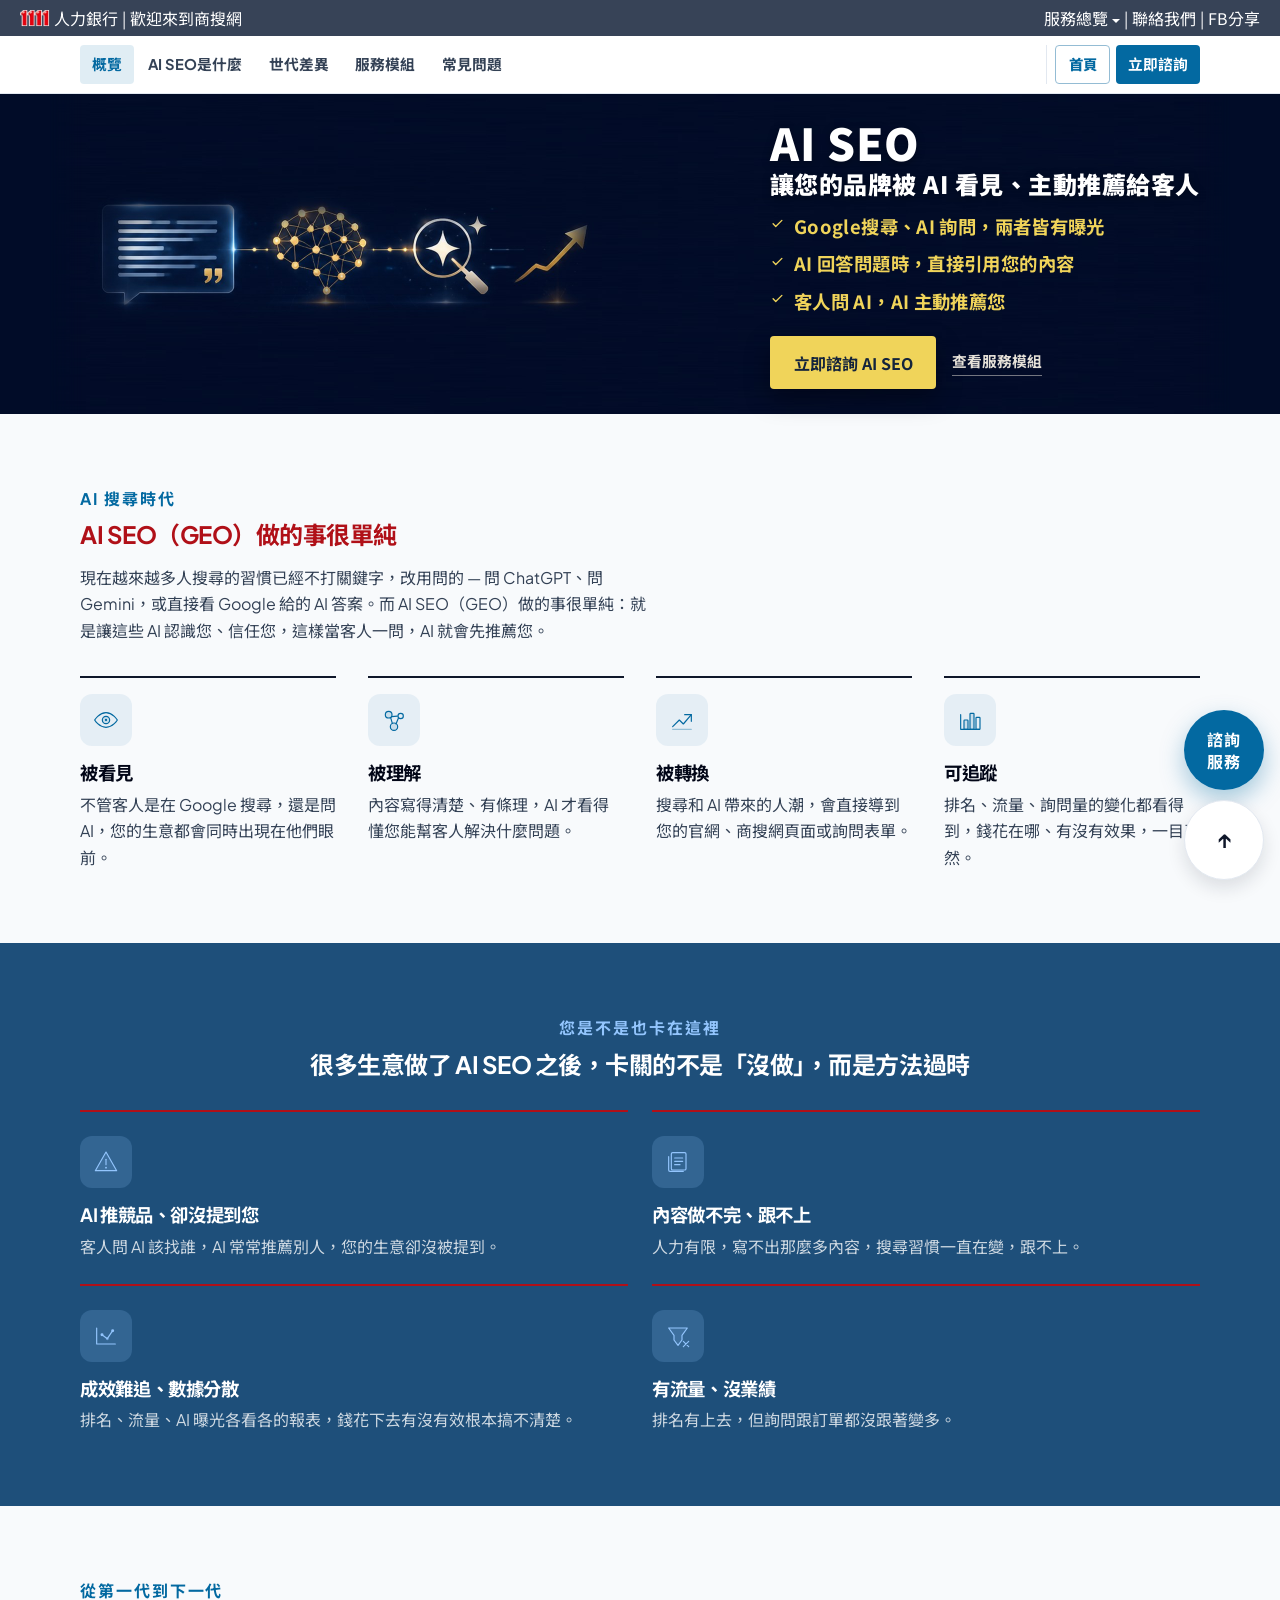
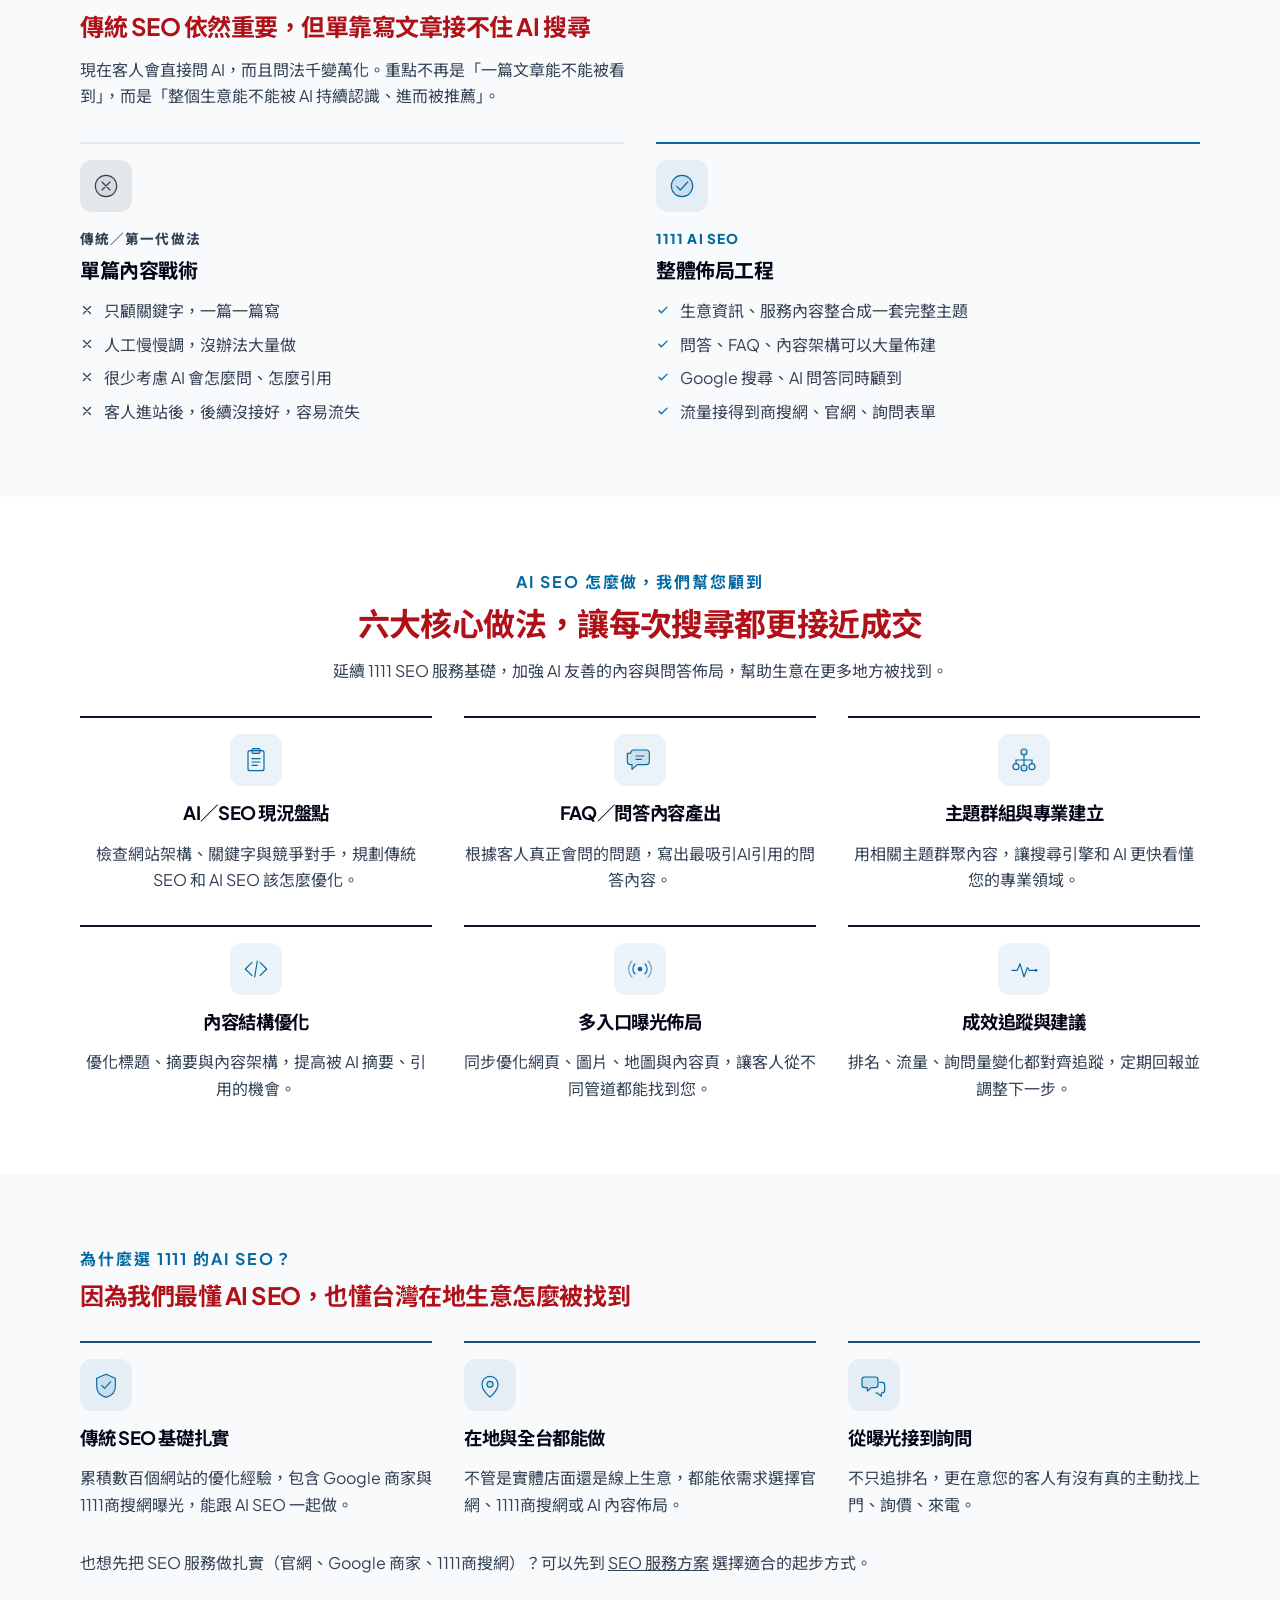
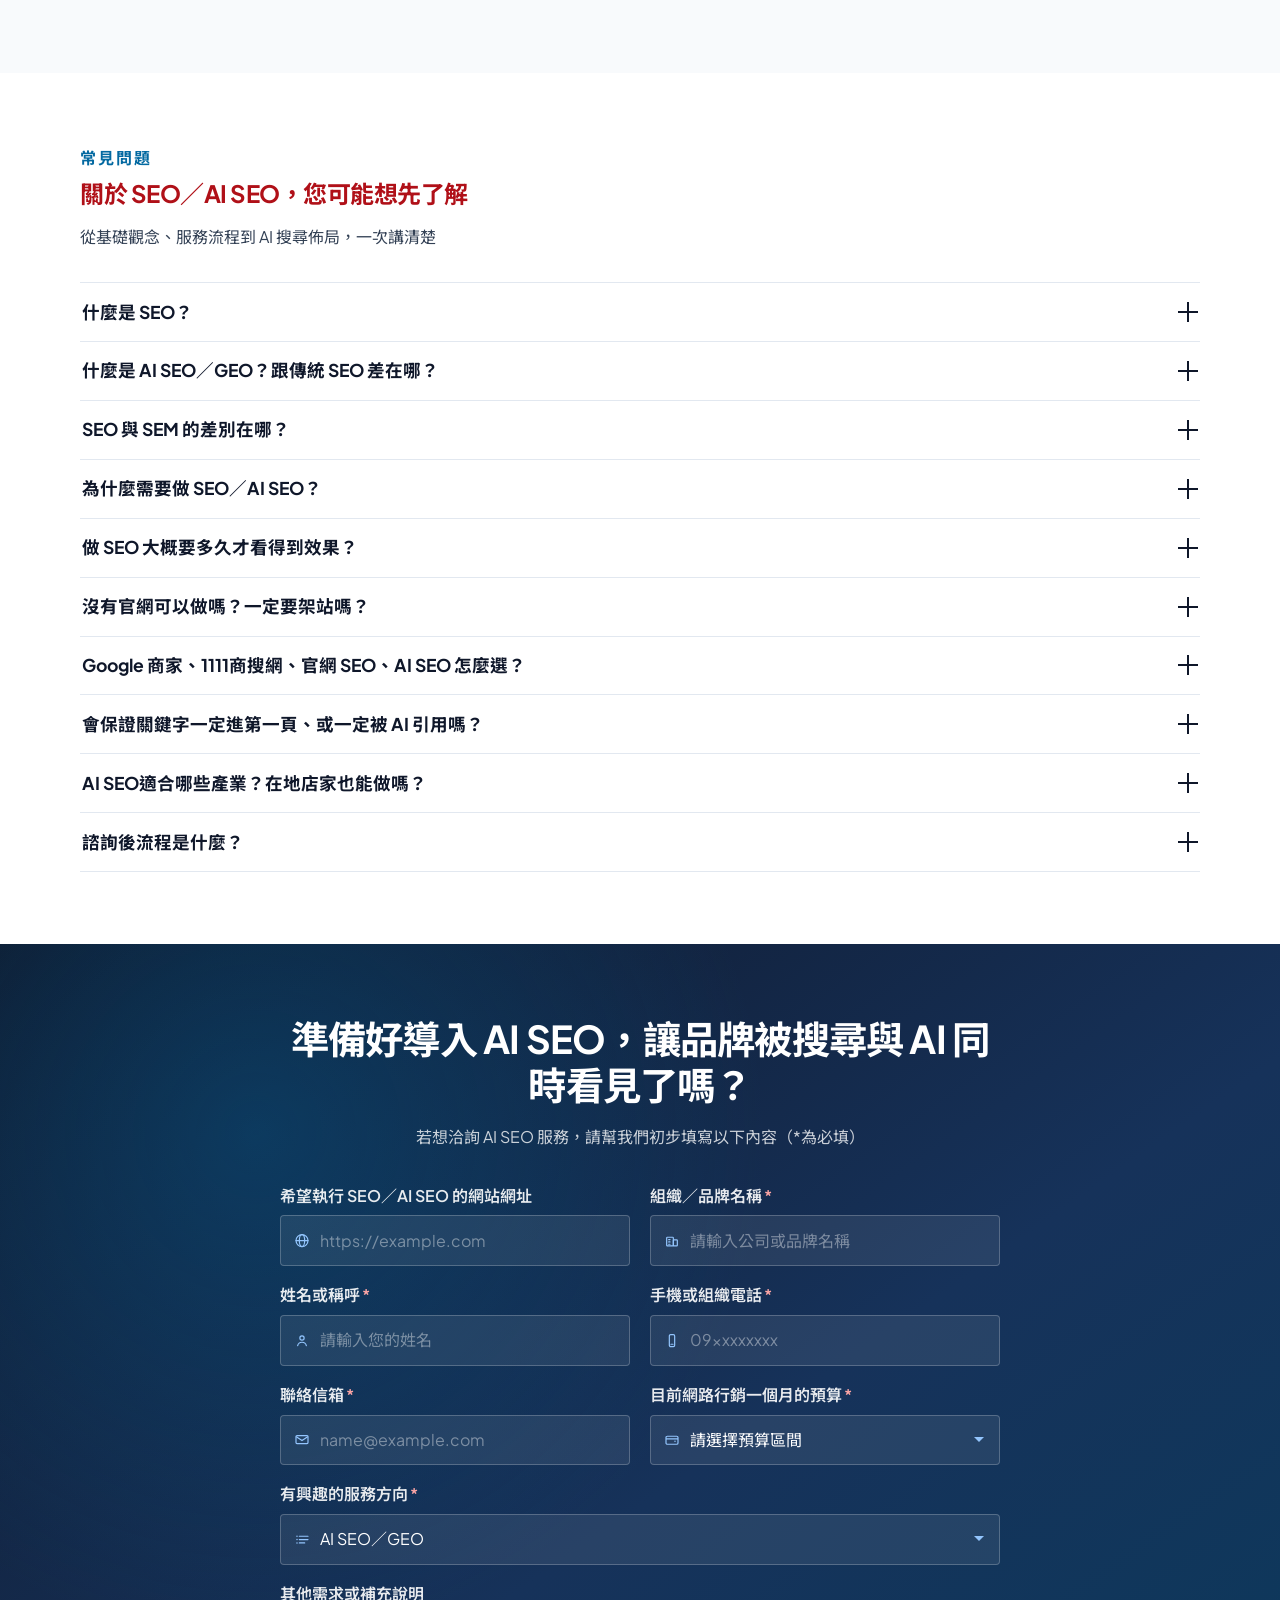
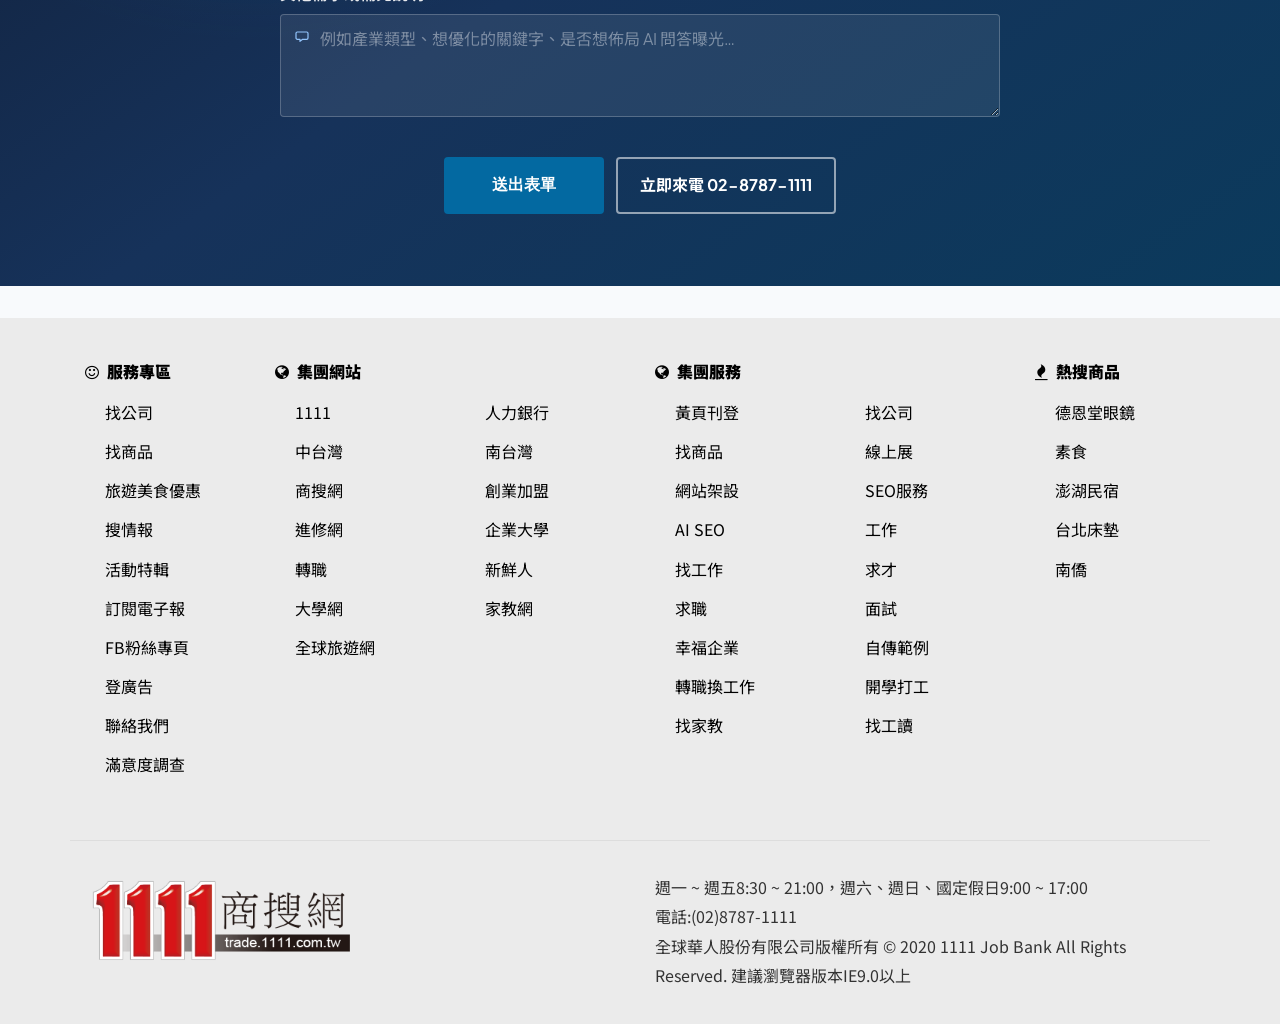
<file: ai-seo.html>
<!DOCTYPE html>
<html lang="zh-Hant">
<head>
  <meta charset="UTF-8" />
  <meta name="viewport" content="width=device-width, initial-scale=1.0" />
  <title>1111 AI SEO｜讓您的品牌被 AI 看見、主動推薦給客人</title>
  <meta name="description" content="1111 AI SEO（GEO）：讓您的品牌被 AI 看見、主動推薦給客人。Google 搜尋與 ChatGPT、Gemini、AI 詢問同時曝光，內容被 AI 引用，客人一問就先推薦您。" />
  <meta name="keywords" content="AI SEO,GEO,ChatGPT SEO,Gemini,Google AI Overview,生成式引擎優化,AI推薦,FAQ" />
  <meta name="robots" content="index, follow, max-image-preview:large, max-snippet:-1, max-video-preview:-1" />
  <meta name="author" content="1111商搜網" />
  <link rel="canonical" href="https://trade.1111.com.tw/seo/ai-seo" />
  <link rel="icon" href="https://trade.1111.com.tw/seo/images/logo-1111.png" type="image/png" />
  <link rel="apple-touch-icon" href="https://trade.1111.com.tw/seo/images/logo-1111.png" />

  <meta property="og:locale" content="zh_TW" />
  <meta property="og:type" content="website" />
  <meta property="og:site_name" content="1111商搜網" />
  <meta property="og:url" content="https://trade.1111.com.tw/seo/ai-seo" />
  <meta property="og:title" content="1111 AI SEO｜讓您的品牌被 AI 看見、主動推薦給客人" />
  <meta property="og:description" content="1111 AI SEO（GEO）：Google 搜尋與 AI 詢問同時曝光，讓內容被 AI 引用，客人一問就先推薦您。" />
  <meta property="og:image" content="https://trade.1111.com.tw/seo/images/og-aiseo.jpg" />
  <meta property="og:image:width" content="1200" />
  <meta property="og:image:height" content="630" />
  <meta property="og:image:alt" content="1111 AI SEO 服務" />

  <meta name="twitter:card" content="summary_large_image" />
  <meta name="twitter:title" content="1111 AI SEO｜讓您的品牌被 AI 看見、主動推薦給客人" />
  <meta name="twitter:description" content="1111 AI SEO（GEO）：Google 搜尋與 AI 詢問同時曝光，讓內容被 AI 引用，客人一問就先推薦您。" />
  <meta name="twitter:image" content="https://trade.1111.com.tw/seo/images/og-aiseo.jpg" />

  <link rel="preconnect" href="https://fonts.googleapis.com" />
  <link rel="preconnect" href="https://fonts.gstatic.com" crossorigin />
  <link href="https://fonts.googleapis.com/css2?family=Noto+Sans+TC:wght@500;700;900&family=Plus+Jakarta+Sans:wght@400;500;600;700;800&display=swap" rel="stylesheet" />
  <link rel="stylesheet" href="https://cdnjs.cloudflare.com/ajax/libs/font-awesome/4.7.0/css/font-awesome.min.css" />
  <link rel="stylesheet" href="https://cdnjs.cloudflare.com/ajax/libs/animate.css/4.1.1/animate.min.css" />
  <link rel="stylesheet" href="css/styles.css?v=20260821-2" />
  <link rel="stylesheet" href="css/1111-chrome.css" />

  <script type="application/ld+json">
  {
    "@context": "https://schema.org",
    "@graph": [
      {
        "@type": "Organization",
        "@id": "https://trade.1111.com.tw/#organization",
        "name": "1111商搜網",
        "alternateName": "全球華人股份有限公司",
        "url": "https://trade.1111.com.tw/",
        "logo": {
          "@type": "ImageObject",
          "url": "https://trade.1111.com.tw/seo/images/1111_trade-black-logo.png"
        },
        "telephone": "+886-2-8787-1111",
        "sameAs": [
          "https://www.facebook.com/trade1111"
        ]
      },
      {
        "@type": "WebPage",
        "@id": "https://trade.1111.com.tw/seo/ai-seo#webpage",
        "url": "https://trade.1111.com.tw/seo/ai-seo",
        "name": "1111 AI SEO｜讓您的品牌被 AI 看見、主動推薦給客人",
        "description": "1111 AI SEO（GEO）：讓您的品牌被 AI 看見、主動推薦給客人。Google 搜尋與 ChatGPT、Gemini、AI 詢問同時曝光，內容被 AI 引用，客人一問就先推薦您。",
        "keywords": "AI SEO,GEO,ChatGPT SEO,Gemini,Google AI Overview,生成式引擎優化",
        "isPartOf": {
          "@type": "WebSite",
          "@id": "https://trade.1111.com.tw/#website",
          "url": "https://trade.1111.com.tw/",
          "name": "1111商搜網"
        },
        "about": { "@id": "https://trade.1111.com.tw/seo/ai-seo#service" },
        "primaryImageOfPage": {
          "@type": "ImageObject",
          "url": "https://trade.1111.com.tw/seo/images/og-aiseo.jpg",
          "width": 1200,
          "height": 630
        },
        "inLanguage": "zh-Hant",
        "breadcrumb": { "@id": "https://trade.1111.com.tw/seo/ai-seo#breadcrumb" },
        "mainEntity": { "@id": "https://trade.1111.com.tw/seo/ai-seo#faq" }
      },
      {
        "@type": "Service",
        "@id": "https://trade.1111.com.tw/seo/ai-seo#service",
        "name": "1111 AI SEO 服務",
        "alternateName": ["AI SEO", "GEO", "生成式引擎優化"],
        "serviceType": "AI SEO／生成式引擎優化（GEO）",
        "description": "1111 AI SEO（GEO）讓您的品牌被 AI 看見、主動推薦給客人。同步佈局 Google 搜尋與 ChatGPT、Gemini、AI 詢問曝光，讓內容被 AI 引用，並把流量接到官網、商搜網或詢問表單。",
        "provider": { "@id": "https://trade.1111.com.tw/#organization" },
        "areaServed": {
          "@type": "Country",
          "name": "Taiwan"
        },
        "url": "https://trade.1111.com.tw/seo/ai-seo"
      },
      {
        "@type": "BreadcrumbList",
        "@id": "https://trade.1111.com.tw/seo/ai-seo#breadcrumb",
        "itemListElement": [
          {
            "@type": "ListItem",
            "position": 1,
            "name": "1111商搜網",
            "item": "https://trade.1111.com.tw/"
          },
          {
            "@type": "ListItem",
            "position": 2,
            "name": "SEO服務",
            "item": "https://trade.1111.com.tw/seo/"
          },
          {
            "@type": "ListItem",
            "position": 3,
            "name": "AI SEO",
            "item": "https://trade.1111.com.tw/seo/ai-seo"
          }
        ]
      },
      {
        "@type": "FAQPage",
        "@id": "https://trade.1111.com.tw/seo/ai-seo#faq",
        "mainEntity": [
          {
            "@type": "Question",
            "name": "什麼是 SEO？",
            "acceptedAnswer": {
              "@type": "Answer",
              "text": "SEO（Search Engine Optimization，搜尋引擎優化）是透過調整網站結構、內容與關鍵字，讓潛在客戶在 Google 等搜尋引擎輸入需求（關鍵字）時，更容易找到您的網站或商家資訊。目標是提升您網站的自然曝光與詢問，而不是只靠付費廣告才能被看到。"
            }
          },
          {
            "@type": "Question",
            "name": "什麼是 AI SEO／GEO？跟傳統 SEO 差在哪？",
            "acceptedAnswer": {
              "@type": "Answer",
              "text": "傳統 SEO 著重 Google 等搜尋引擎的網站排名；但現在 AI SEO／GEO 則是關注您的生意是否會被 ChatGPT、Gemini、Google AI Overview 這些 AI 工具理解並推薦。實務上兩者是互補的：先把網站結構與內容基礎打好，再補強問答內容、專業主題，讓 AI 也讀得懂。"
            }
          },
          {
            "@type": "Question",
            "name": "SEO 與 SEM 的差別在哪？",
            "acceptedAnswer": {
              "@type": "Answer",
              "text": "SEO 靠自然搜尋排名，效果偏中長期累積；SEM（Search Engine Marketing，搜尋引擎行銷）是指付費搜尋廣告，能較快出現在搜尋結果，但停止投放後流量也會跟著下降。簡單來說就是：SEM 負責短期曝光與測試關鍵字，SEO 負責穩定長期客源。"
            }
          },
          {
            "@type": "Question",
            "name": "為什麼需要做 SEO／AI SEO？",
            "acceptedAnswer": {
              "@type": "Answer",
              "text": "當客人主動搜尋產品、服務或在地店家時，排名在前或被 AI 推薦的商家更容易被點擊與詢問。這能降低對單一付費廣告管道的依賴，讓有購買意圖的客人流量持續進來，也有助更自然的建立專業與可信度。"
            }
          },
          {
            "@type": "Question",
            "name": "做 SEO 大概要多久才看得到效果？",
            "acceptedAnswer": {
              "@type": "Answer",
              "text": "SEO 屬於中長期經營，多數網站在持續優化後約數週到數個月，才較容易看到排名與流量的變化。而 AI 引用與提及也同樣需要內容與結構累積時間。實際時程會依產業競爭、網站現況與關鍵字難度而有所不同。"
            }
          },
          {
            "@type": "Question",
            "name": "沒有官網可以做嗎？一定要架站嗎？",
            "acceptedAnswer": {
              "@type": "Answer",
              "text": "可以。若還沒有官網，可先從 1111 商搜網曝光、Google 商家經營開始；之後有需要再加購網站架設即可。若已有官網，則能同步做官網 SEO 與 AI 友善內容佈局，讓生意搜尋與產品關鍵字一起成長。"
            }
          },
          {
            "@type": "Question",
            "name": "Google 商家、1111商搜網、官網 SEO、AI SEO 怎麼選？",
            "acceptedAnswer": {
              "@type": "Answer",
              "text": "Google 商家偏重在地搜尋與地圖曝光；1111 商搜網像線上黃頁，涵蓋各行各業，不只在站內能被瀏覽，也能透過 Google 等搜尋管道被潛在客戶找到，觸及範圍更廣；官網 SEO 著重網站架構與關鍵字佈局；AI SEO 則加強生成式搜尋的理解與引用機會。若有實體據點，可優先考慮含 Google 商家的方案；若想讓 AI 回答更容易提及您，可再評估 AI SEO。不確定時，可先向我們詢問後會再依目標建議。"
            }
          },
          {
            "@type": "Question",
            "name": "會保證關鍵字一定進第一頁、或一定被 AI 引用嗎？",
            "acceptedAnswer": {
              "@type": "Answer",
              "text": "部分傳統 SEO 方案會約定一定組數的關鍵字優化，並在雙方確認條件下，保證至少一組進入第一頁。搜尋排名與 AI 引用仍會受競爭與演算法影響，實際服務內容與保證範圍以雙方確認為準。建議您可以先提供期望的關鍵字，我們會依產業競爭度與關鍵字難易度評估可行性，並協助調整最合適的關鍵字組合。"
            }
          },
          {
            "@type": "Question",
            "name": "AI SEO適合哪些產業？在地店家也能做嗎？",
            "acceptedAnswer": {
              "@type": "Answer",
              "text": "機械設備、餐飲食品、牙醫醫美、運輸租車等任何產業都適用。有實體據點的在地店家也很適合，可透過 Google 商家與在地搜尋曝光，並視需求補強 FAQ／知識型內容，讓附近客戶與 AI 使用者都能找到您。"
            }
          },
          {
            "@type": "Question",
            "name": "諮詢後流程是什麼？",
            "acceptedAnswer": {
              "@type": "Answer",
              "text": "可先送出表單或來電後，我們會有專員與您聯繫，了解產業、目標與網站現況，再建議您適合的傳統 SEO、AI SEO 或是整合大方向。確認服務內容後即可進入執行與追蹤階段。"
            }
          }
        ]
      }
    ]
  }
  </script>
</head>
<body>
  <div class="blackbar container-fluid d-block d-sm-none">
    <div class="row justify-content-end align-items-center">
      <ul>
        <li><span><a href="https://trade.1111.com.tw/Login.aspx">會員登入</a></span></li>
        <li><span><a class="dropdown-item disabled">&nbsp;|&nbsp;</a></span></li>
        <li><span><a href="https://trade.1111.com.tw/Reg.aspx">加入會員</a></span></li>
      </ul>
    </div>
  </div>
  <div class="blackbar container-fluid d-none d-sm-block">
    <div class="row justify-content-between align-items-center">
      <p>
        <a href="https://www.1111.com.tw/" title="1111人力銀行" target="_blank" rel="noopener">
          <img src="images/1111_head-logo.png" title="1111人力銀行" alt="1111人力銀行" />
          <span>人力銀行</span>
        </a>
        <span>&nbsp;|&nbsp;歡迎來到<a href="https://trade.1111.com.tw/" target="_self">商搜網</a></span>
      </p>
      <ul>
        <li class="nav-item dropdown">
          <a class="nav-link dropdown-toggle" href="#" id="navbardrop" data-toggle="dropdown" aria-haspopup="true" aria-expanded="false">服務總覽</a>
          <div class="dropdown-menu" aria-labelledby="navbardrop">
            <a class="dropdown-header">商搜推薦</a>
            <a class="dropdown-item" href="https://trade.1111.com.tw/company.aspx">找公司</a>
            <a class="dropdown-item" href="https://trade.1111.com.tw/goods.aspx">找商品</a>
            <a class="dropdown-item" href="https://trade.1111.com.tw/NewsList.aspx">搜情報</a>
            <a class="dropdown-item" href="https://trade.1111.com.tw/Events.aspx">活動特輯</a>
            <a class="dropdown-item" href="https://trade.1111.com.tw/Login.aspx">廠商登入</a>
            <a class="dropdown-item" href="https://trade.1111.com.tw/Reg.aspx">廠商註冊</a>
            <a class="dropdown-item" href="https://www.1111.com.tw/talents/epaper/ePaperIntro.asp?epaperNo=6">訂閱電子報</a>
            <a class="dropdown-item" href="https://docs.google.com/forms/d/1Bm0TAOIRC0gWYsR9g8ffPAaGZcdRbR0TsGsvaoNr2Gg/viewform?c=0&amp;w=1">滿意度調查</a>
            <a class="dropdown-item ad-link" href="https://trade.1111.com.tw/AD/TradeAD_Home1.aspx">登廣告</a>
          </div>
        </li>
        <li>&nbsp;|&nbsp;<span><a href="https://trade.1111.com.tw/ContactUs" target="_self">聯絡我們</a></span></li>
        <li>&nbsp;|&nbsp;<span><a href="javascript:void(0);" id="fb-share" target="_self">FB分享</a></span></li>
      </ul>
    </div>
  </div>

  <nav class="page-nav" aria-label="頁面導覽">
    <div class="page-nav__inner">
      <div class="page-nav__sections" aria-label="本頁區塊">
        <a class="page-nav__link page-nav__link--desktop-only is-active" href="#top">概覽</a>
        <a class="page-nav__link" href="#what">AI SEO是什麼</a>
        <a class="page-nav__link page-nav__link--desktop-only" href="#evolve">世代差異</a>
        <a class="page-nav__link page-nav__link--desktop-only" href="#modules">服務模組</a>
        <a class="page-nav__link" href="#faq">常見問題</a>
      </div>
      <div class="page-nav__aside">
        <a class="page-nav__page" href="./">首頁</a>
        <a class="page-nav__link page-nav__link--cta" href="#contact">立即諮詢</a>
      </div>
    </div>
  </nav>

  <section class="hero hero--aiseo" id="top" aria-labelledby="hero-title">
    <div class="hero__frame">
      <div class="hero__visual">
        <img
          class="hero__img"
          src="images/hero-aiseo.jpg"
          alt="1111 AI SEO：讓您的品牌被 AI 看見、主動推薦給客人"
          width="2360"
          height="640"
          fetchpriority="high"
          decoding="async"
        />
      </div>
      <div class="hero__copy">
        <h1 id="hero-title" class="animate__animated animate__fadeInDown" style="--animate-duration:0.7s;--animate-delay:0.1s">
          <span class="hero__title-main">AI SEO</span>
          <span class="hero__title-sub">讓您的品牌被 AI 看見、主動推薦給客人</span>
        </h1>
        <ul class="hero__benefits animate__animated animate__fadeInUp" style="--animate-duration:0.7s;--animate-delay:0.25s">
          <li>Google搜尋、AI 詢問，兩者皆有曝光</li>
          <li>AI 回答問題時，直接引用您的內容</li>
          <li>客人問 AI，AI 主動推薦您</li>
        </ul>
        <div class="hero__cta animate__animated animate__fadeInUp" style="--animate-duration:0.7s;--animate-delay:0.4s">
          <a class="btn btn--primary" href="#contact">立即諮詢 AI SEO</a>
          <a class="hero__cta-link hero__cta-link--desktop-only" href="#modules">查看服務模組</a>
          <a class="hero__cta-link hero__cta-link--mobile-only" href="#faq">常見問題</a>
        </div>
      </div>
    </div>
  </section>

  <section class="section" id="what" aria-labelledby="what-title">
    <div class="container">
      <p class="eyebrow reveal" data-animate="fadeInUp">AI 搜尋時代</p>
      <h2 id="what-title" class="reveal" data-animate="fadeInUp" data-delay="0.08s">AI SEO（GEO）做的事很單純</h2>
      <p class="section__sub reveal" data-animate="fadeInUp" data-delay="0.12s">現在越來越多人搜尋的習慣已經不打關鍵字，改用問的 — 問 ChatGPT、問 Gemini，或直接看 Google 給的 AI 答案。而 AI SEO（GEO）做的事很單純：就是讓這些 AI 認識您、信任您，這樣當客人一問，AI 就會先推薦您。</p>
      <div class="pillars__grid">
        <article class="pillar reveal" data-animate="fadeInUp" data-delay="0s">
          <div class="pillar__icon" aria-hidden="true">
            <svg viewBox="0 0 48 48" fill="none">
              <path d="M7 24s6.5-11 17-11 17 11 17 11-6.5 11-17 11S7 24 7 24z" stroke="currentColor" stroke-width="1.75" stroke-linejoin="round"/>
              <circle cx="24" cy="24" r="5.5" fill="currentColor" fill-opacity="0.12" stroke="currentColor" stroke-width="1.75"/>
              <circle cx="24" cy="24" r="1.75" fill="currentColor"/>
            </svg>
          </div>
          <h3>被看見</h3>
          <p>不管客人是在 Google 搜尋，還是問 AI，您的生意都會同時出現在他們眼前。</p>
        </article>
        <article class="pillar reveal" data-animate="fadeInUp" data-delay="0.1s">
          <div class="pillar__icon" aria-hidden="true">
            <svg viewBox="0 0 48 48" fill="none">
              <circle cx="16" cy="16" r="5" fill="currentColor" fill-opacity="0.12" stroke="currentColor" stroke-width="1.75"/>
              <circle cx="34" cy="18" r="4" stroke="currentColor" stroke-width="1.75"/>
              <circle cx="24" cy="34" r="5.5" fill="currentColor" fill-opacity="0.12" stroke="currentColor" stroke-width="1.75"/>
              <path d="M20.5 19l8.5-.8M19 20.5L21.5 29M30.5 21.5L27 30" stroke="currentColor" stroke-width="1.75" stroke-linecap="round"/>
            </svg>
          </div>
          <h3>被理解</h3>
          <p>內容寫得清楚、有條理，AI 才看得懂您能幫客人解決什麼問題。</p>
        </article>
        <article class="pillar reveal" data-animate="fadeInUp" data-delay="0.2s">
          <div class="pillar__icon" aria-hidden="true">
            <svg viewBox="0 0 48 48" fill="none">
              <path d="M10 34l10-10 6 6 12-14" stroke="currentColor" stroke-width="1.75" stroke-linecap="round" stroke-linejoin="round"/>
              <path d="M28 16h10v10" stroke="currentColor" stroke-width="1.75" stroke-linecap="round" stroke-linejoin="round"/>
              <path d="M10 38h28" stroke="currentColor" stroke-width="1.75" stroke-linecap="round" opacity="0.35"/>
            </svg>
          </div>
          <h3>被轉換</h3>
          <p>搜尋和 AI 帶來的人潮，會直接導到您的官網、商搜網頁面或詢問表單。</p>
        </article>
        <article class="pillar reveal" data-animate="fadeInUp" data-delay="0.3s">
          <div class="pillar__icon" aria-hidden="true">
            <svg viewBox="0 0 48 48" fill="none">
              <path d="M10 38V16M10 38h28" stroke="currentColor" stroke-width="1.75" stroke-linecap="round"/>
              <rect x="15" y="24" width="6" height="14" rx="1" fill="currentColor" fill-opacity="0.12" stroke="currentColor" stroke-width="1.75"/>
              <rect x="24" y="14" width="6" height="24" rx="1" fill="currentColor" fill-opacity="0.12" stroke="currentColor" stroke-width="1.75"/>
              <rect x="33" y="20" width="6" height="18" rx="1" stroke="currentColor" stroke-width="1.75"/>
            </svg>
          </div>
          <h3>可追蹤</h3>
          <p>排名、流量、詢問量的變化都看得到，錢花在哪、有沒有效果，一目了然。</p>
        </article>
      </div>
    </div>
  </section>

  <section class="section logos" id="pain" aria-labelledby="pain-title">
    <div class="container">
      <p class="eyebrow reveal" data-animate="fadeInUp" style="color:#93c5fd">您是不是也卡在這裡</p>
      <h2 id="pain-title" class="reveal" data-animate="fadeInUp" data-delay="0.08s">很多生意做了 AI SEO 之後，卡關的不是「沒做」，而是方法過時</h2>
      <div class="pain-grid">
        <article class="pain-card reveal" data-animate="fadeInUp" data-delay="0s">
          <div class="mark-icon" aria-hidden="true">
            <svg viewBox="0 0 48 48" fill="none">
              <path d="M24 9l16 28H8L24 9z" fill="currentColor" fill-opacity="0.12" stroke="currentColor" stroke-width="1.75" stroke-linejoin="round"/>
              <path d="M24 20v8" stroke="currentColor" stroke-width="1.75" stroke-linecap="round"/>
              <circle cx="24" cy="32.5" r="1.4" fill="currentColor"/>
            </svg>
          </div>
          <h3>AI 推競品、卻沒提到您</h3>
          <p>客人問 AI 該找誰，AI 常常推薦別人，您的生意卻沒被提到。</p>
        </article>
        <article class="pain-card reveal" data-animate="fadeInUp" data-delay="0.08s">
          <div class="mark-icon" aria-hidden="true">
            <svg viewBox="0 0 48 48" fill="none">
              <rect x="14" y="10" width="22" height="26" rx="2" stroke="currentColor" stroke-width="1.75"/>
              <path d="M10 16v20a2 2 0 002 2h20" stroke="currentColor" stroke-width="1.75" stroke-linecap="round"/>
              <path d="M19 18h12M19 23h12M19 28h8" stroke="currentColor" stroke-width="1.75" stroke-linecap="round"/>
            </svg>
          </div>
          <h3>內容做不完、跟不上</h3>
          <p>人力有限，寫不出那麼多內容，搜尋習慣一直在變，跟不上。</p>
        </article>
        <article class="pain-card reveal" data-animate="fadeInUp" data-delay="0.16s">
          <div class="mark-icon" aria-hidden="true">
            <svg viewBox="0 0 48 48" fill="none">
              <path d="M10 36V12M10 36h28" stroke="currentColor" stroke-width="1.75" stroke-linecap="round"/>
              <circle cx="18" cy="22" r="2.2" fill="currentColor"/>
              <circle cx="26" cy="28" r="2.2" fill="currentColor" fill-opacity="0.55"/>
              <circle cx="34" cy="16" r="2.2" fill="currentColor"/>
              <path d="M18 22l8 6 8-12" stroke="currentColor" stroke-width="1.75" stroke-linecap="round" stroke-linejoin="round"/>
            </svg>
          </div>
          <h3>成效難追、數據分散</h3>
          <p>排名、流量、AI 曝光各看各的報表，錢花下去有沒有效根本搞不清楚。</p>
        </article>
        <article class="pain-card reveal" data-animate="fadeInUp" data-delay="0.24s">
          <div class="mark-icon" aria-hidden="true">
            <svg viewBox="0 0 48 48" fill="none">
              <path d="M10 12h28l-8 11v7l-6 8-6-8v-7L10 12z" fill="currentColor" fill-opacity="0.12" stroke="currentColor" stroke-width="1.75" stroke-linejoin="round"/>
              <path d="M32 32l8 8M40 32l-8 8" stroke="currentColor" stroke-width="1.75" stroke-linecap="round"/>
            </svg>
          </div>
          <h3>有流量、沒業績</h3>
          <p>排名有上去，但詢問跟訂單都沒跟著變多。</p>
        </article>
      </div>
    </div>
  </section>

  <section class="section section--desktop-only" id="evolve" aria-labelledby="evolve-title">
    <div class="container">
      <p class="eyebrow reveal" data-animate="fadeInUp">從第一代到下一代</p>
      <h2 id="evolve-title" class="reveal" data-animate="fadeInUp" data-delay="0.08s">傳統 SEO 依然重要，但單靠寫文章接不住 AI 搜尋</h2>
      <p class="section__sub reveal" data-animate="fadeInUp" data-delay="0.12s">現在客人會直接問 AI，而且問法千變萬化。重點不再是「一篇文章能不能被看到」，而是「整個生意能不能被 AI 持續認識、進而被推薦」。</p>
      <div class="compare">
        <div class="compare__col reveal" data-animate="fadeInUp" data-delay="0s">
          <div class="mark-icon" aria-hidden="true">
            <svg viewBox="0 0 48 48" fill="none">
              <circle cx="24" cy="24" r="16" fill="currentColor" fill-opacity="0.08" stroke="currentColor" stroke-width="1.75"/>
              <path d="M18 18l12 12M30 18L18 30" stroke="currentColor" stroke-width="1.75" stroke-linecap="round"/>
            </svg>
          </div>
          <p class="compare__label">傳統／第一代做法</p>
          <h3>單篇內容戰術</h3>
          <ul>
            <li>只顧關鍵字，一篇一篇寫</li>
            <li>人工慢慢調，沒辦法大量做</li>
            <li>很少考慮 AI 會怎麼問、怎麼引用</li>
            <li>客人進站後，後續沒接好，容易流失</li>
          </ul>
        </div>
        <div class="compare__col compare__col--next reveal" data-animate="fadeInUp" data-delay="0.1s">
          <div class="mark-icon" aria-hidden="true">
            <svg viewBox="0 0 48 48" fill="none">
              <circle cx="24" cy="24" r="16" fill="currentColor" fill-opacity="0.12" stroke="currentColor" stroke-width="1.75"/>
              <path d="M16 24.5l5.5 5.5 11-12" stroke="currentColor" stroke-width="1.75" stroke-linecap="round" stroke-linejoin="round"/>
            </svg>
          </div>
          <p class="compare__label">1111 AI SEO</p>
          <h3>整體佈局工程</h3>
          <ul>
            <li>生意資訊、服務內容整合成一套完整主題</li>
            <li>問答、FAQ、內容架構可以大量佈建</li>
            <li>Google 搜尋、AI 問答同時顧到</li>
            <li>流量接得到商搜網、官網、詢問表單</li>
          </ul>
        </div>
      </div>
    </div>
  </section>

  <section class="section stats section--desktop-only" id="modules" aria-labelledby="modules-title">
    <div class="container">
      <p class="eyebrow reveal" data-animate="fadeInUp">AI SEO 怎麼做，我們幫您顧到</p>
      <h2 id="modules-title" class="reveal" data-animate="fadeInUp" data-delay="0.08s">六大核心做法，讓每次搜尋都更接近成交</h2>
      <p class="section__sub reveal" data-animate="fadeInUp" data-delay="0.12s">延續 1111 SEO 服務基礎，加強 AI 友善的內容與問答佈局，幫助生意在更多地方被找到。</p>
      <div class="module-grid">
        <article class="module reveal" data-animate="fadeInUp" data-delay="0s">
          <div class="mark-icon" aria-hidden="true">
            <svg viewBox="0 0 48 48" fill="none">
              <rect x="12" y="10" width="24" height="30" rx="3" stroke="currentColor" stroke-width="1.75"/>
              <rect x="18" y="7" width="12" height="7" rx="2" fill="currentColor" fill-opacity="0.12" stroke="currentColor" stroke-width="1.75"/>
              <path d="M18 22h12M18 27h12M18 32h8" stroke="currentColor" stroke-width="1.75" stroke-linecap="round"/>
            </svg>
          </div>
          <h3>AI／SEO 現況盤點</h3>
          <p>檢查網站架構、關鍵字與競爭對手，規劃傳統 SEO 和 AI SEO 該怎麼優化。</p>
        </article>
        <article class="module reveal" data-animate="fadeInUp" data-delay="0.06s">
          <div class="mark-icon" aria-hidden="true">
            <svg viewBox="0 0 48 48" fill="none">
              <path d="M10 14a5 5 0 015-5h18a5 5 0 015 5v12a5 5 0 01-5 5H20l-8 7v-7h-2a5 5 0 01-5-5V14z" fill="currentColor" fill-opacity="0.12" stroke="currentColor" stroke-width="1.75" stroke-linejoin="round"/>
              <path d="M18 18h12M18 23h8" stroke="currentColor" stroke-width="1.75" stroke-linecap="round"/>
            </svg>
          </div>
          <h3>FAQ／問答內容產出</h3>
          <p>根據客人真正會問的問題，寫出最吸引AI引用的問答內容。</p>
        </article>
        <article class="module reveal" data-animate="fadeInUp" data-delay="0.12s">
          <div class="mark-icon" aria-hidden="true">
            <svg viewBox="0 0 48 48" fill="none">
              <circle cx="24" cy="12" r="4.5" fill="currentColor" fill-opacity="0.12" stroke="currentColor" stroke-width="1.75"/>
              <circle cx="12" cy="34" r="4.5" stroke="currentColor" stroke-width="1.75"/>
              <circle cx="24" cy="36" r="4.5" fill="currentColor" fill-opacity="0.12" stroke="currentColor" stroke-width="1.75"/>
              <circle cx="36" cy="34" r="4.5" stroke="currentColor" stroke-width="1.75"/>
              <path d="M24 16.5V24M24 24H12v5.5M24 24h12v5.5M24 24v7.5" stroke="currentColor" stroke-width="1.75" stroke-linecap="round"/>
            </svg>
          </div>
          <h3>主題群組與專業建立</h3>
          <p>用相關主題群聚內容，讓搜尋引擎和 AI 更快看懂您的專業領域。</p>
        </article>
        <article class="module reveal" data-animate="fadeInUp" data-delay="0.18s">
          <div class="mark-icon" aria-hidden="true">
            <svg viewBox="0 0 48 48" fill="none">
              <path d="M18 14L8 24l10 10M30 14l10 10-10 10" stroke="currentColor" stroke-width="1.75" stroke-linecap="round" stroke-linejoin="round"/>
              <path d="M26 12l-4 24" stroke="currentColor" stroke-width="1.75" stroke-linecap="round"/>
            </svg>
          </div>
          <h3>內容結構優化</h3>
          <p>優化標題、摘要與內容架構，提高被 AI 摘要、引用的機會。</p>
        </article>
        <article class="module reveal" data-animate="fadeInUp" data-delay="0.24s">
          <div class="mark-icon" aria-hidden="true">
            <svg viewBox="0 0 48 48" fill="none">
              <circle cx="24" cy="24" r="3.5" fill="currentColor"/>
              <path d="M16.5 16.5a10.5 10.5 0 000 15M31.5 16.5a10.5 10.5 0 010 15" stroke="currentColor" stroke-width="1.75" stroke-linecap="round"/>
              <path d="M12 12a17 17 0 000 24M36 12a17 17 0 010 24" stroke="currentColor" stroke-width="1.75" stroke-linecap="round" opacity="0.55"/>
            </svg>
          </div>
          <h3>多入口曝光佈局</h3>
          <p>同步優化網頁、圖片、地圖與內容頁，讓客人從不同管道都能找到您。</p>
        </article>
        <article class="module reveal" data-animate="fadeInUp" data-delay="0.3s">
          <div class="mark-icon" aria-hidden="true">
            <svg viewBox="0 0 48 48" fill="none">
              <path d="M6 26h8l4-10 6 20 5-14 3 4h10" stroke="currentColor" stroke-width="1.75" stroke-linecap="round" stroke-linejoin="round"/>
              <circle cx="42" cy="26" r="2" fill="currentColor"/>
            </svg>
          </div>
          <h3>成效追蹤與建議</h3>
          <p>排名、流量、詢問量變化都對齊追蹤，定期回報並調整下一步。</p>
        </article>
      </div>
    </div>
  </section>

  <section class="section section--desktop-only" id="why" aria-labelledby="why-title">
    <div class="container">
      <p class="eyebrow reveal" data-animate="fadeInUp">為什麼選 1111 的AI SEO？</p>
      <h2 id="why-title" class="reveal" data-animate="fadeInUp" data-delay="0.08s">因為我們最懂 AI SEO，也懂台灣在地生意怎麼被找到</h2>
      <div class="why-grid">
        <article class="why-item reveal" data-animate="fadeInUp" data-delay="0s">
          <div class="mark-icon" aria-hidden="true">
            <svg viewBox="0 0 48 48" fill="none">
              <path d="M24 8l14 6v12c0 8.5-6 14.5-14 16.5C16 40.5 10 34.5 10 26V14l14-6z" fill="currentColor" fill-opacity="0.12" stroke="currentColor" stroke-width="1.75" stroke-linejoin="round"/>
              <path d="M17.5 24.5l4.5 4.5 9-10" stroke="currentColor" stroke-width="1.75" stroke-linecap="round" stroke-linejoin="round"/>
            </svg>
          </div>
          <h3>傳統 SEO 基礎扎實</h3>
          <p>累積數百個網站的優化經驗，包含 Google 商家與1111商搜網曝光，能跟 AI SEO 一起做。</p>
        </article>
        <article class="why-item reveal" data-animate="fadeInUp" data-delay="0.1s">
          <div class="mark-icon" aria-hidden="true">
            <svg viewBox="0 0 48 48" fill="none">
              <path d="M24 42s12-9 12-19a12 12 0 10-24 0c0 10 12 19 12 19z" stroke="currentColor" stroke-width="1.75" stroke-linejoin="round"/>
              <circle cx="24" cy="23" r="4.5" fill="currentColor" fill-opacity="0.12" stroke="currentColor" stroke-width="1.75"/>
            </svg>
          </div>
          <h3>在地與全台都能做</h3>
          <p>不管是實體店面還是線上生意，都能依需求選擇官網、1111商搜網或 AI 內容佈局。</p>
        </article>
        <article class="why-item reveal" data-animate="fadeInUp" data-delay="0.2s">
          <div class="mark-icon" aria-hidden="true">
            <svg viewBox="0 0 48 48" fill="none">
              <path d="M14 12h12a4 4 0 014 4v8a4 4 0 01-4 4h-6l-6 5v-5h-4a4 4 0 01-4-4v-8a4 4 0 014-4z" fill="currentColor" fill-opacity="0.12" stroke="currentColor" stroke-width="1.75" stroke-linejoin="round"/>
              <path d="M32 20h4a4 4 0 014 4v8a4 4 0 01-4 4h-1v5l-6-5h-3" stroke="currentColor" stroke-width="1.75" stroke-linejoin="round"/>
            </svg>
          </div>
          <h3>從曝光接到詢問</h3>
          <p>不只追排名，更在意您的客人有沒有真的主動找上門、詢價、來電。</p>
        </article>
      </div>
      <p class="plans__footnote reveal" data-animate="fadeInUp" style="margin-top:2rem">
        也想先把 SEO 服務做扎實（官網、Google 商家、1111商搜網）？可以先到
        <a href="./#plans">SEO 服務方案</a>
        選擇適合的起步方式。
      </p>
    </div>
  </section>

  <section class="section faq" id="faq" aria-labelledby="faq-title">
    <div class="container">
      <p class="eyebrow reveal" data-animate="fadeInUp">常見問題</p>
      <h2 id="faq-title" class="reveal" data-animate="fadeInUp" data-delay="0.08s">關於 SEO／AI SEO，您可能想先了解</h2>
      <p class="section__sub reveal" data-animate="fadeInUp" data-delay="0.12s">從基礎觀念、服務流程到 AI 搜尋佈局，一次講清楚</p>

      <div class="faq__list reveal" data-animate="fadeInUp" data-delay="0.16s" data-accordion>
        <div class="faq__item">
          <h3 class="faq__q">
            <button type="button" class="faq__btn" id="faq-btn-1" aria-expanded="false" aria-controls="faq-panel-1">
              <span>什麼是 SEO？</span>
              <span class="faq__icon" aria-hidden="true"></span>
            </button>
          </h3>
          <div class="faq__panel" id="faq-panel-1" role="region" aria-labelledby="faq-btn-1" hidden>
            <div class="faq__a">
              <p>SEO（Search Engine Optimization，搜尋引擎優化）是透過調整網站結構、內容與關鍵字，讓潛在客戶在 Google 等搜尋引擎輸入需求（關鍵字）時，更容易找到您的網站或商家資訊。目標是提升您網站的自然曝光與詢問，而不是只靠付費廣告才能被看到。</p>
            </div>
          </div>
        </div>

        <div class="faq__item">
          <h3 class="faq__q">
            <button type="button" class="faq__btn" id="faq-btn-2" aria-expanded="false" aria-controls="faq-panel-2">
              <span>什麼是 AI SEO／GEO？跟傳統 SEO 差在哪？</span>
              <span class="faq__icon" aria-hidden="true"></span>
            </button>
          </h3>
          <div class="faq__panel" id="faq-panel-2" role="region" aria-labelledby="faq-btn-2" hidden>
            <div class="faq__a">
              <p>傳統 SEO 著重 Google 等搜尋引擎的網站排名；但現在 AI SEO／GEO 則是關注您的生意是否會被 ChatGPT、Gemini、Google AI Overview 這些 AI 工具理解並推薦。實務上兩者是互補的：先把網站結構與內容基礎打好，再補強問答內容、專業主題，讓 AI 也讀得懂。</p>
            </div>
          </div>
        </div>

        <div class="faq__item">
          <h3 class="faq__q">
            <button type="button" class="faq__btn" id="faq-btn-3" aria-expanded="false" aria-controls="faq-panel-3">
              <span>SEO 與 SEM 的差別在哪？</span>
              <span class="faq__icon" aria-hidden="true"></span>
            </button>
          </h3>
          <div class="faq__panel" id="faq-panel-3" role="region" aria-labelledby="faq-btn-3" hidden>
            <div class="faq__a">
              <p>SEO 靠自然搜尋排名，效果偏中長期累積；SEM（Search Engine Marketing，搜尋引擎行銷）是指付費搜尋廣告，能較快出現在搜尋結果，但停止投放後流量也會跟著下降。簡單來說就是：SEM 負責短期曝光與測試關鍵字，SEO 負責穩定長期客源。</p>
            </div>
          </div>
        </div>

        <div class="faq__item">
          <h3 class="faq__q">
            <button type="button" class="faq__btn" id="faq-btn-4" aria-expanded="false" aria-controls="faq-panel-4">
              <span>為什麼需要做 SEO／AI SEO？</span>
              <span class="faq__icon" aria-hidden="true"></span>
            </button>
          </h3>
          <div class="faq__panel" id="faq-panel-4" role="region" aria-labelledby="faq-btn-4" hidden>
            <div class="faq__a">
              <p>當客人主動搜尋產品、服務或在地店家時，排名在前或被 AI 推薦的商家更容易被點擊與詢問。這能降低對單一付費廣告管道的依賴，讓有購買意圖的客人流量持續進來，也有助更自然的建立專業與可信度。</p>
            </div>
          </div>
        </div>

        <div class="faq__item">
          <h3 class="faq__q">
            <button type="button" class="faq__btn" id="faq-btn-5" aria-expanded="false" aria-controls="faq-panel-5">
              <span>做 SEO 大概要多久才看得到效果？</span>
              <span class="faq__icon" aria-hidden="true"></span>
            </button>
          </h3>
          <div class="faq__panel" id="faq-panel-5" role="region" aria-labelledby="faq-btn-5" hidden>
            <div class="faq__a">
              <p>SEO 屬於中長期經營，多數網站在持續優化後約數週到數個月，才較容易看到排名與流量的變化。而 AI 引用與提及也同樣需要內容與結構累積時間。實際時程會依產業競爭、網站現況與關鍵字難度而有所不同。</p>
            </div>
          </div>
        </div>

        <div class="faq__item">
          <h3 class="faq__q">
            <button type="button" class="faq__btn" id="faq-btn-6" aria-expanded="false" aria-controls="faq-panel-6">
              <span>沒有官網可以做嗎？一定要架站嗎？</span>
              <span class="faq__icon" aria-hidden="true"></span>
            </button>
          </h3>
          <div class="faq__panel" id="faq-panel-6" role="region" aria-labelledby="faq-btn-6" hidden>
            <div class="faq__a">
              <p>可以。若還沒有官網，可先從 <a href="https://trade.1111.com.tw/" target="_blank" rel="noopener">1111 商搜網</a>曝光、Google 商家經營開始；之後有需要再加購網站架設即可。若已有官網，則能同步做官網 SEO 與 AI 友善內容佈局，讓生意搜尋與產品關鍵字一起成長。</p>
            </div>
          </div>
        </div>

        <div class="faq__item">
          <h3 class="faq__q">
            <button type="button" class="faq__btn" id="faq-btn-7" aria-expanded="false" aria-controls="faq-panel-7">
              <span>Google 商家、1111商搜網、官網 SEO、AI SEO 怎麼選？</span>
              <span class="faq__icon" aria-hidden="true"></span>
            </button>
          </h3>
          <div class="faq__panel" id="faq-panel-7" role="region" aria-labelledby="faq-btn-7" hidden>
            <div class="faq__a">
              <p>Google 商家偏重在地搜尋與地圖曝光；1111 商搜網像線上黃頁，涵蓋各行各業，不只在站內能被瀏覽，也能透過 Google 等搜尋管道被潛在客戶找到，觸及範圍更廣；官網 SEO 著重網站架構與關鍵字佈局；AI SEO 則加強生成式搜尋的理解與引用機會。若有實體據點，可優先考慮含 Google 商家的方案；若想讓 AI 回答更容易提及您，可再評估 AI SEO。不確定時，可先向我們詢問後會再依目標建議。</p>
            </div>
          </div>
        </div>

        <div class="faq__item">
          <h3 class="faq__q">
            <button type="button" class="faq__btn" id="faq-btn-8" aria-expanded="false" aria-controls="faq-panel-8">
              <span>會保證關鍵字一定進第一頁、或一定被 AI 引用嗎？</span>
              <span class="faq__icon" aria-hidden="true"></span>
            </button>
          </h3>
          <div class="faq__panel" id="faq-panel-8" role="region" aria-labelledby="faq-btn-8" hidden>
            <div class="faq__a">
              <p>部分傳統 SEO 方案會約定一定組數的關鍵字優化，並在雙方確認條件下，保證至少一組進入第一頁。搜尋排名與 AI 引用仍會受競爭與演算法影響，實際服務內容與保證範圍以雙方確認為準。建議您可以先提供期望的關鍵字，我們會依產業競爭度與關鍵字難易度評估可行性，並協助調整最合適的關鍵字組合。</p>
            </div>
          </div>
        </div>

        <div class="faq__item">
          <h3 class="faq__q">
            <button type="button" class="faq__btn" id="faq-btn-10" aria-expanded="false" aria-controls="faq-panel-10">
              <span>AI SEO適合哪些產業？在地店家也能做嗎？</span>
              <span class="faq__icon" aria-hidden="true"></span>
            </button>
          </h3>
          <div class="faq__panel" id="faq-panel-10" role="region" aria-labelledby="faq-btn-10" hidden>
            <div class="faq__a">
              <p>機械設備、餐飲食品、牙醫醫美、運輸租車等任何產業都適用。有實體據點的在地店家也很適合，可透過 Google 商家與在地搜尋曝光，並視需求補強 FAQ／知識型內容，讓附近客戶與 AI 使用者都能找到您。</p>
            </div>
          </div>
        </div>

        <div class="faq__item">
          <h3 class="faq__q">
            <button type="button" class="faq__btn" id="faq-btn-11" aria-expanded="false" aria-controls="faq-panel-11">
              <span>諮詢後流程是什麼？</span>
              <span class="faq__icon" aria-hidden="true"></span>
            </button>
          </h3>
          <div class="faq__panel" id="faq-panel-11" role="region" aria-labelledby="faq-btn-11" hidden>
            <div class="faq__a">
              <p>可先送出表單或來電後，我們會有專員與您聯繫，了解產業、目標與網站現況，再建議您適合的傳統 SEO、AI SEO 或是整合大方向。確認服務內容後即可進入執行與追蹤階段。</p>
            </div>
          </div>
        </div>
      </div>
    </div>
  </section>

  <section class="section cta" id="contact" aria-labelledby="cta-title">
    <div class="container cta__inner reveal" data-animate="fadeIn" data-duration="0.65s">
      <h2 id="cta-title">準備好導入 AI SEO，讓品牌被搜尋與 AI 同時看見了嗎？</h2>
      <p class="cta__lead">若想洽詢 AI SEO 服務，請幫我們初步填寫以下內容（*為必填）</p>

      <form class="contact-form" id="contact-form" action="https://formsubmit.co/ajax/jerrywangtc@staff.1111.com.tw" method="POST" novalidate>
        <input type="hidden" name="_subject" value="【1111 AI SEO】網站諮詢表單" />
        <input type="hidden" name="_cc" value="tinapeng@staff.1111.com.tw" />
        <input type="hidden" name="_template" value="table" />
        <input type="text" name="_honey" class="hp" tabindex="-1" autocomplete="off" aria-hidden="true" />

        <div class="contact-form__grid">
          <div class="field">
            <label for="website">希望執行 SEO／AI SEO 的網站網址</label>
            <div class="field__control field__control--url">
              <input id="website" name="網站網址" type="url" placeholder="https://example.com" autocomplete="url" />
            </div>
          </div>
          <div class="field">
            <label for="company">組織／品牌名稱<span aria-hidden="true">*</span></label>
            <div class="field__control field__control--org">
              <input id="company" name="組織／品牌名稱" type="text" required autocomplete="organization" placeholder="請輸入公司或品牌名稱" />
            </div>
          </div>
          <div class="field">
            <label for="name">姓名或稱呼<span aria-hidden="true">*</span></label>
            <div class="field__control field__control--user">
              <input id="name" name="姓名" type="text" required autocomplete="name" placeholder="請輸入您的姓名" />
            </div>
          </div>
          <div class="field">
            <label for="phone">手機或組織電話<span aria-hidden="true">*</span></label>
            <div class="field__control field__control--phone">
              <input id="phone" name="電話" type="tel" required autocomplete="tel" placeholder="09xxxxxxxx" />
            </div>
          </div>
          <div class="field">
            <label for="email">聯絡信箱<span aria-hidden="true">*</span></label>
            <div class="field__control field__control--mail">
              <input id="email" name="email" type="email" required autocomplete="email" placeholder="name@example.com" />
            </div>
          </div>
          <div class="field">
            <label for="budget">目前網路行銷一個月的預算<span aria-hidden="true">*</span></label>
            <div class="field__control field__control--wallet">
              <select id="budget" name="每月預算" required>
                <option value="" disabled selected>請選擇預算區間</option>
                <option value="未定">尚未確定</option>
                <option value="1-5萬">1-5 萬</option>
                <option value="5-10萬">5–10 萬</option>
                <option value="10萬以上">10 萬以上</option>
              </select>
            </div>
          </div>
          <div class="field field--full">
            <label for="interest">有興趣的服務方向<span aria-hidden="true">*</span></label>
            <div class="field__control field__control--list">
              <select id="interest" name="服務方向" required>
                <option value="" disabled>請選擇</option>
                <option value="AI SEO／GEO" selected>AI SEO／GEO</option>
                <option value="在地商家曝光方案">在地商家曝光方案（商搜網＋Google 商家）</option>
                <option value="官網＋在地商家方案">官網＋在地商家方案</option>
                <option value="全方位整合方案">全方位整合方案</option>
                <option value="商搜網曝光方案">商搜網曝光方案</option>
                <option value="官網成長方案">官網成長方案</option>
                <option value="網站架設方案">網站架設方案</option>
                <option value="尚不確定">尚不確定，想先諮詢</option>
              </select>
            </div>
          </div>
          <div class="field field--full">
            <label for="message">其他需求或補充說明</label>
            <div class="field__control field__control--area field__control--chat">
              <textarea id="message" name="補充說明" rows="3" placeholder="例如產業類型、想優化的關鍵字、是否想佈局 AI 問答曝光…"></textarea>
            </div>
          </div>
        </div>

        <p class="contact-form__error" id="contact-error" hidden role="alert"></p>

        <div class="contact-form__actions">
          <button class="btn btn--primary" type="submit" id="contact-submit">送出表單</button>
          <a class="btn btn--ghost" href="tel:0287871111">立即來電 02-8787-1111</a>
        </div>
      </form>

      <div class="contact-success" id="contact-success" hidden>
        <p>感謝您的諮詢！</p>
        <p>我們已收到您的資料，顧問將盡快與您聯繫，協助評估關鍵字與適合方案。</p>
        <a class="btn btn--ghost" href="#modules">查看服務模組</a>
      </div>
    </div>
  </section>

  <!-- Footer from trade.1111.com.tw -->
  <footer class="trade-footer d-flex justify-content-center mt-auto">
    <div class="container">
      <div class="row">
        <div class="col-12 col-sm-6 col-md-2">
          <div class="title"><i class="fa fa-smile-o" aria-hidden="true"></i>服務專區</div>
          <div class="row">
            <div class="col-6 col-sm-6 col-md-12">
              <span><a href="https://trade.1111.com.tw/company.aspx" target="_blank" rel="noopener">找公司</a></span>
            </div>
            <div class="col-6 col-sm-6 col-md-12">
              <span><a href="https://trade.1111.com.tw/goods.aspx" target="_blank" rel="noopener">找商品</a></span>
            </div>
            <div class="col-6 col-sm-6 col-md-12">
              <span><a href="https://trade.1111.com.tw/Tour" target="_blank" rel="noopener">旅遊美食優惠</a></span>
            </div>
            <div class="col-6 col-sm-6 col-md-12">
              <span><a href="https://trade.1111.com.tw/NewsList.aspx" target="_blank" rel="noopener">搜情報</a></span>
            </div>
            <div class="col-6 col-sm-6 col-md-12">
              <span><a href="https://trade.1111.com.tw/Events.aspx" target="_blank" rel="noopener">活動特輯</a></span>
            </div>
            <div class="col-6 col-sm-6 col-md-12">
              <span><a href="https://www.1111.com.tw/talents/epaper/ePaperIntro.asp?epaperNo=6" target="_blank" rel="noopener">訂閱電子報</a></span>
            </div>
            <div class="col-6 col-sm-6 col-md-12">
              <span><a href="https://www.facebook.com/trade1111" target="_blank" rel="noopener">FB粉絲專頁</a></span>
            </div>
            <div class="col-6 col-sm-6 col-md-12">
              <span><a href="https://trade.1111.com.tw/AD/TradeAD_Home1.aspx" target="_blank" rel="noopener">登廣告</a></span>
            </div>
            <div class="col-6 col-sm-6 col-md-12">
              <span><a href="https://trade.1111.com.tw/ContactUs" target="_blank" rel="noopener">聯絡我們</a></span>
            </div>
            <div class="col-6 col-sm-6 col-md-12">
              <span><a href="https://docs.google.com/forms/d/1Bm0TAOIRC0gWYsR9g8ffPAaGZcdRbR0TsGsvaoNr2Gg/viewform?c=0&amp;w=1" target="_blank" rel="noopener">滿意度調查</a></span>
            </div>
          </div>
        </div>
        <div class="col-12 col-sm-6 col-md-4">
          <div class="title"><i class="fa fa-globe" aria-hidden="true"></i>集團網站</div>
          <div class="row">
            <div class="col-6">
              <span><a href="https://www.1111.com.tw" target="_blank" rel="noopener">1111</a></span>
            </div>
            <div class="col-6">
              <span><a href="https://www.1111.com.tw" target="_blank" rel="noopener">人力銀行</a></span>
            </div>
            <div class="col-6">
              <span><a href="https://www.1111tc.com.tw/" target="_blank" rel="noopener">中台灣</a></span>
            </div>
            <div class="col-6">
              <span><a href="https://www.1111job.com.tw/index.asp" target="_blank" rel="noopener">南台灣</a></span>
            </div>
            <div class="col-6">
              <span><a href="https://trade.1111.com.tw/" target="_self">商搜網</a></span>
            </div>
            <div class="col-6">
              <span><a href="https://www.1111boss.com.tw" target="_blank" rel="noopener">創業加盟</a></span>
            </div>
            <div class="col-6">
              <span><a href="https://www.1111edu.com.tw/" target="_blank" rel="noopener">進修網</a></span>
            </div>
            <div class="col-6">
              <span><a href="https://www.ceu.org.tw/" target="_blank" rel="noopener">企業大學</a></span>
            </div>
            <div class="col-6">
              <span><a href="https://www.1111transfer.com.tw/" target="_blank" rel="noopener">轉職</a></span>
            </div>
            <div class="col-6">
              <span><a href="https://www.1111.com.tw/zone/school_fresh/" target="_blank" rel="noopener">新鮮人</a></span>
            </div>
            <div class="col-6">
              <span><a href="https://university.1111.com.tw/Default.aspx" target="_blank" rel="noopener">大學網</a></span>
            </div>
            <div class="col-6">
              <span><a href="https://tutor.1111.com.tw/" target="_blank" rel="noopener">家教網</a></span>
            </div>
            <div class="col-6">
              <span><a href="https://travel.1111.com.tw/" target="_blank" rel="noopener">全球旅遊網</a></span>
            </div>
          </div>
        </div>
        <div class="col-12 col-sm-6 col-md-4">
          <div class="title"><i class="fa fa-globe" aria-hidden="true"></i>集團服務</div>
          <div class="row">
            <div class="col-6">
              <span><a href="https://trade.1111.com.tw/RegGo.aspx" target="_blank" rel="noopener">黃頁刊登</a></span>
            </div>
            <div class="col-6">
              <span><a href="https://trade.1111.com.tw/company.aspx" target="_blank" rel="noopener">找公司</a></span>
            </div>
            <div class="col-6">
              <span><a href="https://trade.1111.com.tw/goods.aspx" target="_blank" rel="noopener">找商品</a></span>
            </div>
            <div class="col-6">
              <span><a href="https://trade.1111.com.tw/Events.aspx" target="_blank" rel="noopener">線上展</a></span>
            </div>
            <div class="col-6">
              <span><a href="http://aaa0540000104170.sub.redwall.com.tw/" target="_blank" rel="noopener">網站架設</a></span>
            </div>
            <div class="col-6">
              <span><a href="./" target="_self">SEO服務</a></span>
            </div>
            <div class="col-6">
              <span><a href="ai-seo" target="_self">AI SEO</a></span>
            </div>
            <div class="col-6">
              <span><a href="https://www.1111.com.tw/" target="_blank" rel="noopener">工作</a></span>
            </div>
            <div class="col-6">
              <span><a href="https://www.1111.com.tw/" target="_blank" rel="noopener">找工作</a></span>
            </div>
            <div class="col-6">
              <span><a href="https://recruit.1111.com.tw/" target="_blank" rel="noopener">求才</a></span>
            </div>
            <div class="col-6">
              <span><a href="https://www.1111.com.tw/" target="_blank" rel="noopener">求職</a></span>
            </div>
            <div class="col-6">
              <span><a href="https://www.1111.com.tw/1000w/fanshome/discuss.asp?cat=fans" target="_blank" rel="noopener">面試</a></span>
            </div>
            <div class="col-6">
              <span><a href="https://happiness.1111.com.tw/" target="_blank" rel="noopener">幸福企業</a></span>
            </div>
            <div class="col-6">
              <span><a href="https://www.1111.com.tw/careermaster/autobi/" target="_blank" rel="noopener">自傳範例</a></span>
            </div>
            <div class="col-6">
              <span><a href="https://www.1111transfer.com.tw/" target="_blank" rel="noopener">轉職換工作</a></span>
            </div>
            <div class="col-6">
              <span><a href="https://parttime.1111.com.tw/16sp/topicjob/index.asp" target="_blank" rel="noopener">開學打工</a></span>
            </div>
            <div class="col-6">
              <span><a href="https://tutor.1111.com.tw/" target="_blank" rel="noopener">找家教</a></span>
            </div>
            <div class="col-6">
              <span><a href="https://parttime.1111.com.tw/" target="_blank" rel="noopener">找工讀</a></span>
            </div>
          </div>
        </div>
        <div class="col-12 col-sm-6 col-md-2">
          <div class="title"><i class="fa fa-fire" aria-hidden="true"></i>熱搜商品</div>
          <div class="row">
            <div class="col-6 col-sm-6 col-md-12">
              <span><a href="https://www.1111.com.tw/corp/9997838/" target="_blank" rel="noopener">德恩堂眼鏡</a></span>
            </div>
            <div class="col-6 col-sm-6 col-md-12">
              <span><a href="https://www.taiyu-food.com.tw/" target="_blank" rel="noopener">素食</a></span>
            </div>
            <div class="col-6 col-sm-6 col-md-12">
              <span><a href="https://penghu.in/" target="_blank" rel="noopener">澎湖民宿</a></span>
            </div>
            <div class="col-6 col-sm-6 col-md-12">
              <span><a href="https://beddingworld.com.tw/" target="_blank" rel="noopener">台北床墊</a></span>
            </div>
            <div class="col-6 col-sm-6 col-md-12">
              <span><a href="https://www.1111.com.tw/corp/71954758/" target="_blank" rel="noopener">南僑</a></span>
            </div>
          </div>
        </div>
      </div>
      <div class="row copyright">
        <div class="col-12 col-sm-12 col-md-6">
          <a href="https://trade.1111.com.tw/" target="_self" title="1111 商搜網">
            <img src="images/1111_trade-black-logo.png" title="1111 商搜網" alt="1111 商搜網" />
          </a>
        </div>
        <div class="col-12 col-sm-12 col-md-6">
          <p>週一 ~ 週五8:30 ~ 21:00，週六、週日、國定假日9:00 ~ 17:00</p>
          <p>電話:(02)8787-1111</p>
          <p>全球華人股份有限公司版權所有 © 2020 1111 Job Bank All Rights</p>
          <p>Reserved. 建議瀏覽器版本IE9.0以上</p>
        </div>
      </div>
    </div>
  </footer>

  <div class="float" role="group" aria-label="快捷操作">
    <a class="float__btn float__btn--main" href="#contact" aria-label="諮詢服務"><span>諮詢</span><span>服務</span></a>
    <a class="float__btn float__btn--top" href="#top" aria-label="回到頂部">↑</a>
  </div>

  <script src="js/main.js?v=20260812-6" defer></script>
</body>
</html>
</file>
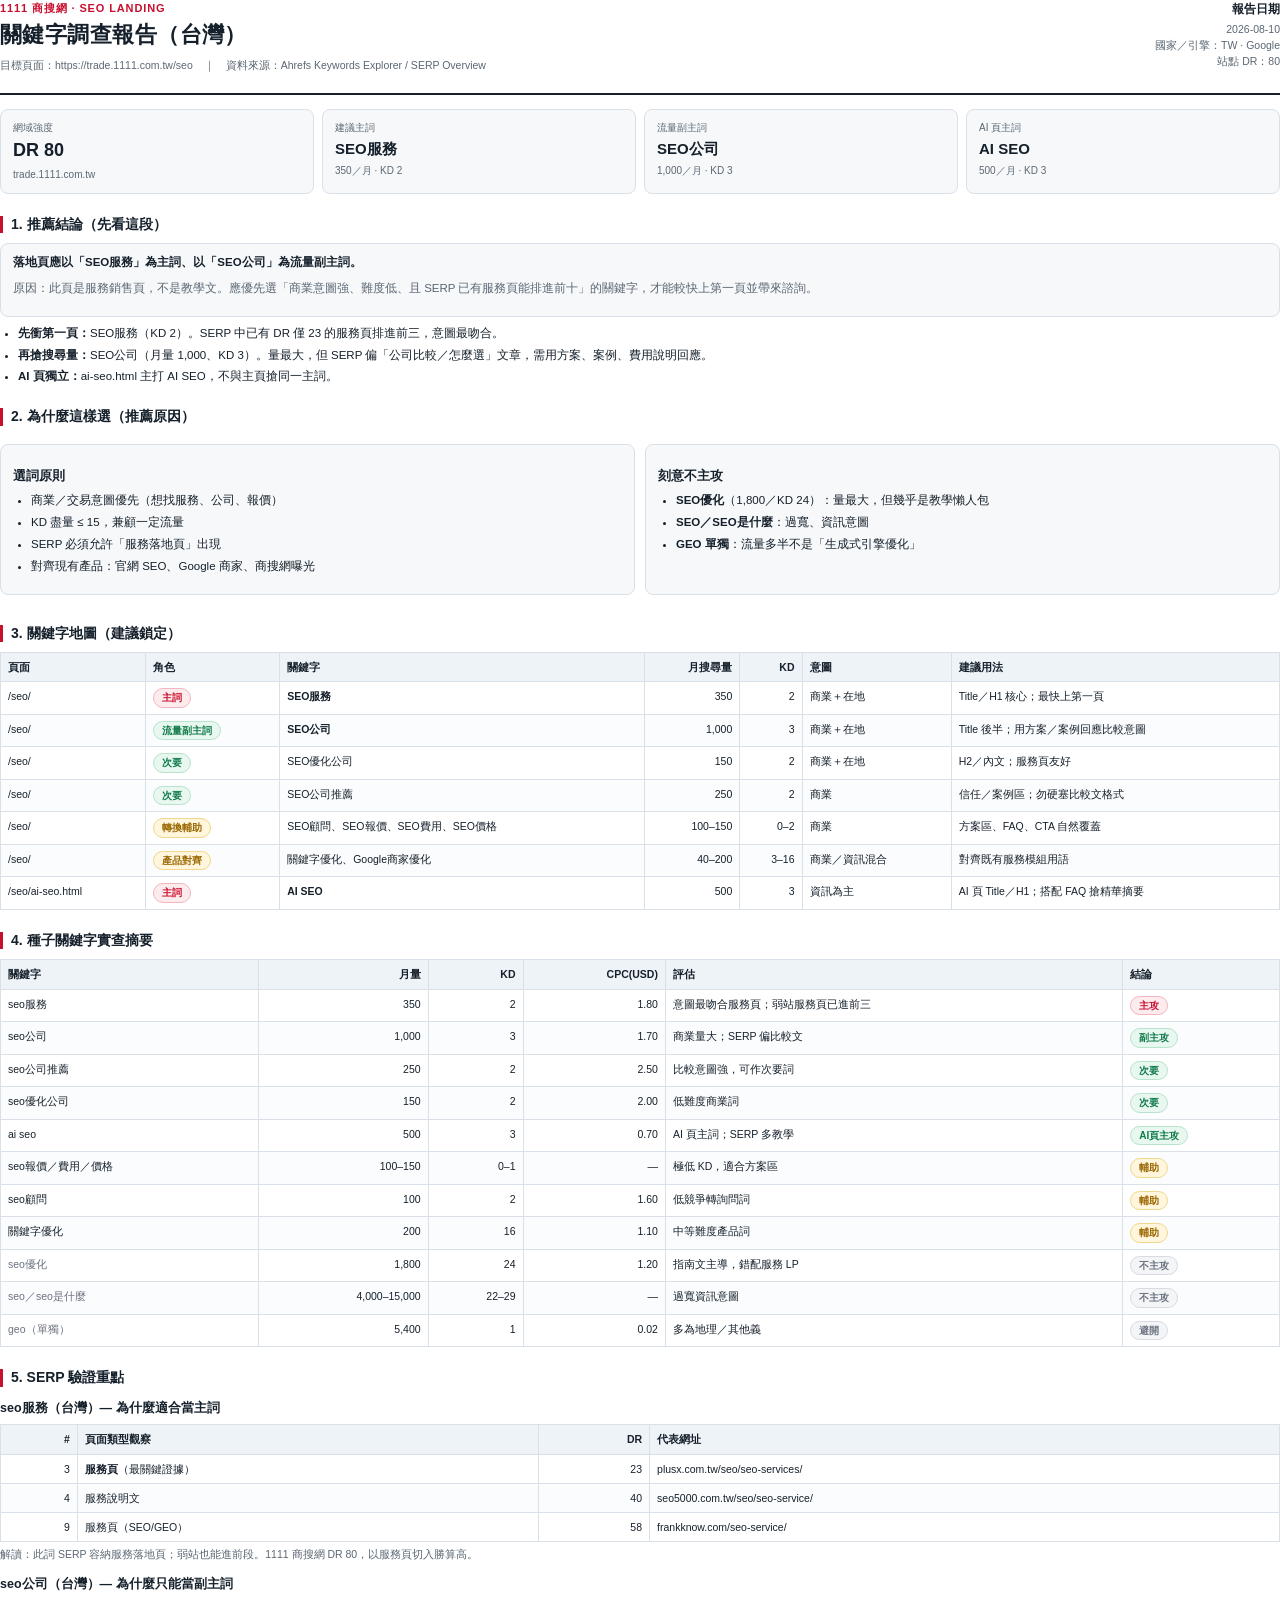
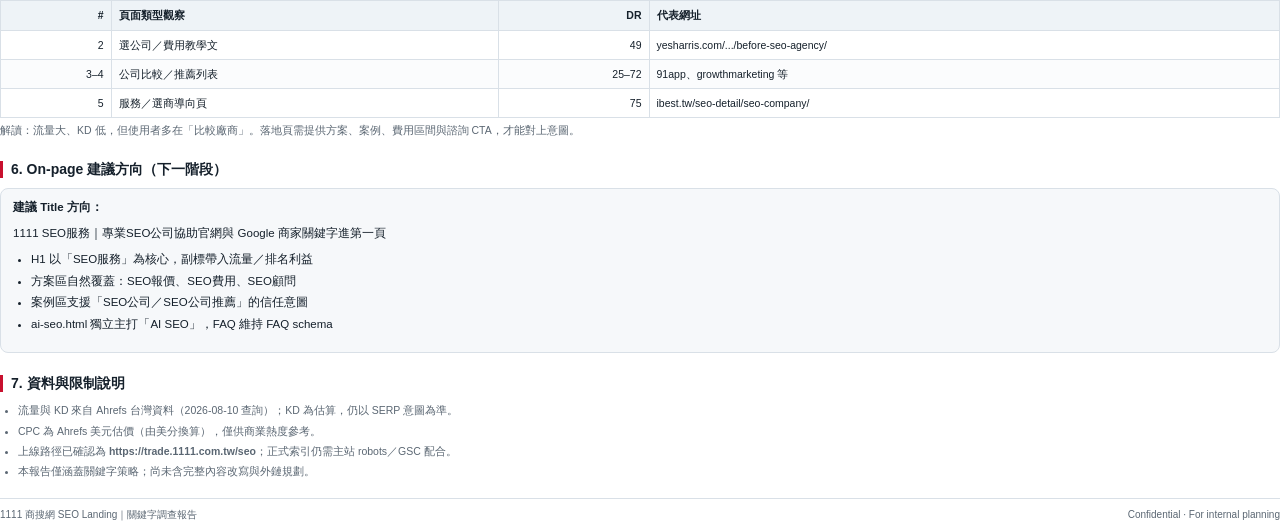
<file: reports/keyword-research-2026-08.html>
<!DOCTYPE html>
<html lang="zh-Hant">
<head>
  <meta charset="UTF-8" />
  <title>1111 SEO Landing｜關鍵字調查報告</title>
  <style>
    @page {
      size: A4;
      margin: 16mm 14mm;
    }
    :root {
      --ink: #15202b;
      --muted: #5b6773;
      --line: #d9e0e7;
      --bg: #f6f8fa;
      --brand: #c8102e;
      --ok: #0f7a4a;
      --warn: #9a6700;
      --soft: #eef3f7;
    }
    * { box-sizing: border-box; }
    body {
      margin: 0;
      color: var(--ink);
      font-family: "Noto Sans TC", "Microsoft JhengHei", "PingFang TC", sans-serif;
      font-size: 11.5px;
      line-height: 1.55;
      background: #fff;
    }
    h1, h2, h3 { margin: 0 0 8px; line-height: 1.25; }
    h1 { font-size: 22px; letter-spacing: 0.02em; }
    h2 {
      font-size: 14px;
      border-left: 3px solid var(--brand);
      padding-left: 8px;
      margin-top: 22px;
      margin-bottom: 10px;
    }
    h3 { font-size: 12.5px; margin-top: 14px; }
    p { margin: 0 0 8px; color: var(--ink); }
    .muted { color: var(--muted); }
    .small { font-size: 10.5px; }
    .header {
      display: flex;
      justify-content: space-between;
      gap: 16px;
      padding-bottom: 12px;
      border-bottom: 2px solid var(--ink);
      margin-bottom: 14px;
    }
    .eyebrow {
      color: var(--brand);
      font-weight: 700;
      font-size: 11px;
      letter-spacing: 0.08em;
      text-transform: uppercase;
      margin-bottom: 4px;
    }
    .meta {
      text-align: right;
      color: var(--muted);
      font-size: 10.5px;
      min-width: 180px;
    }
    .meta strong { color: var(--ink); display: block; font-size: 12px; margin-bottom: 2px; }
    .cards {
      display: grid;
      grid-template-columns: repeat(4, 1fr);
      gap: 8px;
      margin: 12px 0 4px;
    }
    .card {
      background: var(--bg);
      border: 1px solid var(--line);
      border-radius: 8px;
      padding: 10px 12px;
    }
    .card .label { color: var(--muted); font-size: 10px; margin-bottom: 2px; }
    .card .value { font-size: 18px; font-weight: 800; }
    .card .hint { color: var(--muted); font-size: 10px; margin-top: 2px; }
    .pill {
      display: inline-block;
      border-radius: 999px;
      padding: 1px 8px;
      font-size: 10px;
      font-weight: 700;
      border: 1px solid transparent;
    }
    .pill-ok { background: #e8f7ef; color: var(--ok); border-color: #b7e4cb; }
    .pill-warn { background: #fff6dd; color: var(--warn); border-color: #f0d78a; }
    .pill-no { background: #f4f5f7; color: #6b7280; border-color: #d7dbe1; }
    .pill-brand { background: #fdecee; color: var(--brand); border-color: #f3b4bd; }
    table {
      width: 100%;
      border-collapse: collapse;
      margin: 8px 0 4px;
      font-size: 10.5px;
    }
    th, td {
      border: 1px solid var(--line);
      padding: 6px 7px;
      vertical-align: top;
      text-align: left;
    }
    th {
      background: var(--soft);
      font-weight: 700;
      white-space: nowrap;
    }
    tr:nth-child(even) td { background: #fbfcfd; }
    .num { text-align: right; font-variant-numeric: tabular-nums; white-space: nowrap; }
    ul { margin: 6px 0 8px 18px; padding: 0; }
    li { margin-bottom: 4px; }
    .box {
      background: var(--bg);
      border: 1px solid var(--line);
      border-radius: 8px;
      padding: 10px 12px;
      margin: 8px 0;
    }
    .two-col {
      display: grid;
      grid-template-columns: 1fr 1fr;
      gap: 10px;
    }
    .footer {
      margin-top: 18px;
      padding-top: 8px;
      border-top: 1px solid var(--line);
      color: var(--muted);
      font-size: 10px;
      display: flex;
      justify-content: space-between;
      gap: 12px;
    }
    .avoid td:first-child { color: #6b7280; }
    .page-break { break-before: page; page-break-before: always; }
  </style>
</head>
<body>
  <header class="header">
    <div>
      <div class="eyebrow">1111 商搜網 · SEO Landing</div>
      <h1>關鍵字調查報告（台灣）</h1>
      <p class="muted small">目標頁面：https://trade.1111.com.tw/seo　｜　資料來源：Ahrefs Keywords Explorer / SERP Overview</p>
    </div>
    <div class="meta">
      <strong>報告日期</strong>
      2026-08-10<br />
      國家／引擎：TW · Google<br />
      站點 DR：80
    </div>
  </header>

  <div class="cards">
    <div class="card">
      <div class="label">網域強度</div>
      <div class="value">DR 80</div>
      <div class="hint">trade.1111.com.tw</div>
    </div>
    <div class="card">
      <div class="label">建議主詞</div>
      <div class="value" style="font-size:15px">SEO服務</div>
      <div class="hint">350／月 · KD 2</div>
    </div>
    <div class="card">
      <div class="label">流量副主詞</div>
      <div class="value" style="font-size:15px">SEO公司</div>
      <div class="hint">1,000／月 · KD 3</div>
    </div>
    <div class="card">
      <div class="label">AI 頁主詞</div>
      <div class="value" style="font-size:15px">AI SEO</div>
      <div class="hint">500／月 · KD 3</div>
    </div>
  </div>

  <h2>1. 推薦結論（先看這段）</h2>
  <div class="box">
    <p><strong>落地頁應以「SEO服務」為主詞、以「SEO公司」為流量副主詞。</strong></p>
    <p class="muted">原因：此頁是服務銷售頁，不是教學文。應優先選「商業意圖強、難度低、且 SERP 已有服務頁能排進前十」的關鍵字，才能較快上第一頁並帶來諮詢。</p>
  </div>
  <ul>
    <li><strong>先衝第一頁：</strong>SEO服務（KD 2）。SERP 中已有 DR 僅 23 的服務頁排進前三，意圖最吻合。</li>
    <li><strong>再搶搜尋量：</strong>SEO公司（月量 1,000、KD 3）。量最大，但 SERP 偏「公司比較／怎麼選」文章，需用方案、案例、費用說明回應。</li>
    <li><strong>AI 頁獨立：</strong>ai-seo.html 主打 AI SEO，不與主頁搶同一主詞。</li>
  </ul>

  <h2>2. 為什麼這樣選（推薦原因）</h2>
  <div class="two-col">
    <div class="box">
      <h3>選詞原則</h3>
      <ul>
        <li>商業／交易意圖優先（想找服務、公司、報價）</li>
        <li>KD 盡量 ≤ 15，兼顧一定流量</li>
        <li>SERP 必須允許「服務落地頁」出現</li>
        <li>對齊現有產品：官網 SEO、Google 商家、商搜網曝光</li>
      </ul>
    </div>
    <div class="box">
      <h3>刻意不主攻</h3>
      <ul>
        <li><strong>SEO優化</strong>（1,800／KD 24）：量最大，但幾乎是教學懶人包</li>
        <li><strong>SEO／SEO是什麼</strong>：過寬、資訊意圖</li>
        <li><strong>GEO 單獨</strong>：流量多半不是「生成式引擎優化」</li>
      </ul>
    </div>
  </div>

  <h2>3. 關鍵字地圖（建議鎖定）</h2>
  <table>
    <thead>
      <tr>
        <th>頁面</th>
        <th>角色</th>
        <th>關鍵字</th>
        <th class="num">月搜尋量</th>
        <th class="num">KD</th>
        <th>意圖</th>
        <th>建議用法</th>
      </tr>
    </thead>
    <tbody>
      <tr>
        <td>/seo/</td>
        <td><span class="pill pill-brand">主詞</span></td>
        <td><strong>SEO服務</strong></td>
        <td class="num">350</td>
        <td class="num">2</td>
        <td>商業＋在地</td>
        <td>Title／H1 核心；最快上第一頁</td>
      </tr>
      <tr>
        <td>/seo/</td>
        <td><span class="pill pill-ok">流量副主詞</span></td>
        <td><strong>SEO公司</strong></td>
        <td class="num">1,000</td>
        <td class="num">3</td>
        <td>商業＋在地</td>
        <td>Title 後半；用方案／案例回應比較意圖</td>
      </tr>
      <tr>
        <td>/seo/</td>
        <td><span class="pill pill-ok">次要</span></td>
        <td>SEO優化公司</td>
        <td class="num">150</td>
        <td class="num">2</td>
        <td>商業＋在地</td>
        <td>H2／內文；服務頁友好</td>
      </tr>
      <tr>
        <td>/seo/</td>
        <td><span class="pill pill-ok">次要</span></td>
        <td>SEO公司推薦</td>
        <td class="num">250</td>
        <td class="num">2</td>
        <td>商業</td>
        <td>信任／案例區；勿硬塞比較文格式</td>
      </tr>
      <tr>
        <td>/seo/</td>
        <td><span class="pill pill-warn">轉換輔助</span></td>
        <td>SEO顧問、SEO報價、SEO費用、SEO價格</td>
        <td class="num">100–150</td>
        <td class="num">0–2</td>
        <td>商業</td>
        <td>方案區、FAQ、CTA 自然覆蓋</td>
      </tr>
      <tr>
        <td>/seo/</td>
        <td><span class="pill pill-warn">產品對齊</span></td>
        <td>關鍵字優化、Google商家優化</td>
        <td class="num">40–200</td>
        <td class="num">3–16</td>
        <td>商業／資訊混合</td>
        <td>對齊既有服務模組用語</td>
      </tr>
      <tr>
        <td>/seo/ai-seo.html</td>
        <td><span class="pill pill-brand">主詞</span></td>
        <td><strong>AI SEO</strong></td>
        <td class="num">500</td>
        <td class="num">3</td>
        <td>資訊為主</td>
        <td>AI 頁 Title／H1；搭配 FAQ 搶精華摘要</td>
      </tr>
    </tbody>
  </table>

  <h2>4. 種子關鍵字實查摘要</h2>
  <table>
    <thead>
      <tr>
        <th>關鍵字</th>
        <th class="num">月量</th>
        <th class="num">KD</th>
        <th class="num">CPC(USD)</th>
        <th>評估</th>
        <th>結論</th>
      </tr>
    </thead>
    <tbody>
      <tr>
        <td>seo服務</td>
        <td class="num">350</td>
        <td class="num">2</td>
        <td class="num">1.80</td>
        <td>意圖最吻合服務頁；弱站服務頁已進前三</td>
        <td><span class="pill pill-brand">主攻</span></td>
      </tr>
      <tr>
        <td>seo公司</td>
        <td class="num">1,000</td>
        <td class="num">3</td>
        <td class="num">1.70</td>
        <td>商業量大；SERP 偏比較文</td>
        <td><span class="pill pill-ok">副主攻</span></td>
      </tr>
      <tr>
        <td>seo公司推薦</td>
        <td class="num">250</td>
        <td class="num">2</td>
        <td class="num">2.50</td>
        <td>比較意圖強，可作次要詞</td>
        <td><span class="pill pill-ok">次要</span></td>
      </tr>
      <tr>
        <td>seo優化公司</td>
        <td class="num">150</td>
        <td class="num">2</td>
        <td class="num">2.00</td>
        <td>低難度商業詞</td>
        <td><span class="pill pill-ok">次要</span></td>
      </tr>
      <tr>
        <td>ai seo</td>
        <td class="num">500</td>
        <td class="num">3</td>
        <td class="num">0.70</td>
        <td>AI 頁主詞；SERP 多教學</td>
        <td><span class="pill pill-ok">AI頁主攻</span></td>
      </tr>
      <tr>
        <td>seo報價／費用／價格</td>
        <td class="num">100–150</td>
        <td class="num">0–1</td>
        <td class="num">—</td>
        <td>極低 KD，適合方案區</td>
        <td><span class="pill pill-warn">輔助</span></td>
      </tr>
      <tr>
        <td>seo顧問</td>
        <td class="num">100</td>
        <td class="num">2</td>
        <td class="num">1.60</td>
        <td>低競爭轉詢問詞</td>
        <td><span class="pill pill-warn">輔助</span></td>
      </tr>
      <tr>
        <td>關鍵字優化</td>
        <td class="num">200</td>
        <td class="num">16</td>
        <td class="num">1.10</td>
        <td>中等難度產品詞</td>
        <td><span class="pill pill-warn">輔助</span></td>
      </tr>
      <tr class="avoid">
        <td>seo優化</td>
        <td class="num">1,800</td>
        <td class="num">24</td>
        <td class="num">1.20</td>
        <td>指南文主導，錯配服務 LP</td>
        <td><span class="pill pill-no">不主攻</span></td>
      </tr>
      <tr class="avoid">
        <td>seo／seo是什麼</td>
        <td class="num">4,000–15,000</td>
        <td class="num">22–29</td>
        <td class="num">—</td>
        <td>過寬資訊意圖</td>
        <td><span class="pill pill-no">不主攻</span></td>
      </tr>
      <tr class="avoid">
        <td>geo（單獨）</td>
        <td class="num">5,400</td>
        <td class="num">1</td>
        <td class="num">0.02</td>
        <td>多為地理／其他義</td>
        <td><span class="pill pill-no">避開</span></td>
      </tr>
    </tbody>
  </table>

  <div class="page-break"></div>

  <h2>5. SERP 驗證重點</h2>
  <h3>seo服務（台灣）— 為什麼適合當主詞</h3>
  <table>
    <thead>
      <tr>
        <th class="num">#</th>
        <th>頁面類型觀察</th>
        <th class="num">DR</th>
        <th>代表網址</th>
      </tr>
    </thead>
    <tbody>
      <tr>
        <td class="num">3</td>
        <td><strong>服務頁</strong>（最關鍵證據）</td>
        <td class="num">23</td>
        <td>plusx.com.tw/seo/seo-services/</td>
      </tr>
      <tr>
        <td class="num">4</td>
        <td>服務說明文</td>
        <td class="num">40</td>
        <td>seo5000.com.tw/seo/seo-service/</td>
      </tr>
      <tr>
        <td class="num">9</td>
        <td>服務頁（SEO/GEO）</td>
        <td class="num">58</td>
        <td>frankknow.com/seo-service/</td>
      </tr>
    </tbody>
  </table>
  <p class="small muted">解讀：此詞 SERP 容納服務落地頁；弱站也能進前段。1111 商搜網 DR 80，以服務頁切入勝算高。</p>

  <h3>seo公司（台灣）— 為什麼只能當副主詞</h3>
  <table>
    <thead>
      <tr>
        <th class="num">#</th>
        <th>頁面類型觀察</th>
        <th class="num">DR</th>
        <th>代表網址</th>
      </tr>
    </thead>
    <tbody>
      <tr>
        <td class="num">2</td>
        <td>選公司／費用教學文</td>
        <td class="num">49</td>
        <td>yesharris.com/.../before-seo-agency/</td>
      </tr>
      <tr>
        <td class="num">3–4</td>
        <td>公司比較／推薦列表</td>
        <td class="num">25–72</td>
        <td>91app、growthmarketing 等</td>
      </tr>
      <tr>
        <td class="num">5</td>
        <td>服務／選商導向頁</td>
        <td class="num">75</td>
        <td>ibest.tw/seo-detail/seo-company/</td>
      </tr>
    </tbody>
  </table>
  <p class="small muted">解讀：流量大、KD 低，但使用者多在「比較廠商」。落地頁需提供方案、案例、費用區間與諮詢 CTA，才能對上意圖。</p>

  <h2>6. On-page 建議方向（下一階段）</h2>
  <div class="box">
    <p><strong>建議 Title 方向：</strong></p>
    <p>1111 SEO服務｜專業SEO公司協助官網與 Google 商家關鍵字進第一頁</p>
    <ul>
      <li>H1 以「SEO服務」為核心，副標帶入流量／排名利益</li>
      <li>方案區自然覆蓋：SEO報價、SEO費用、SEO顧問</li>
      <li>案例區支援「SEO公司／SEO公司推薦」的信任意圖</li>
      <li>ai-seo.html 獨立主打「AI SEO」，FAQ 維持 FAQ schema</li>
    </ul>
  </div>

  <h2>7. 資料與限制說明</h2>
  <ul class="small muted">
    <li>流量與 KD 來自 Ahrefs 台灣資料（2026-08-10 查詢）；KD 為估算，仍以 SERP 意圖為準。</li>
    <li>CPC 為 Ahrefs 美元估價（由美分換算），僅供商業熱度參考。</li>
    <li>上線路徑已確認為 <strong>https://trade.1111.com.tw/seo</strong>；正式索引仍需主站 robots／GSC 配合。</li>
    <li>本報告僅涵蓋關鍵字策略；尚未含完整內容改寫與外鏈規劃。</li>
  </ul>

  <footer class="footer">
    <div>1111 商搜網 SEO Landing｜關鍵字調查報告</div>
    <div>Confidential · For internal planning</div>
  </footer>
</body>
</html>
</file>
<file: css/styles.css>
:root {
  --color-primary: #0f172a;
  --color-on-primary: #ffffff;
  --color-secondary: #334155;
  --color-accent: #0369a1;
  --color-accent-hover: #075985;
  /* Brand red: --brand for fills, --brand-deep for text on light backgrounds */
  --color-brand: #e31c23;
  --color-brand-deep: #b01018;
  /* Error states keep a lighter, separate red so red still reads as "alert" */
  --color-danger: #f87171;
  --color-danger-mark: #fca5a5;
  --color-danger-ink: #fecaca;
  --color-background: #f8fafc;
  --color-foreground: #020617;
  --color-muted: #e8ecf1;
  --color-border: #e2e8f0;
  --color-logos: #1e4f7a;
  --color-stat: #1e293b;
  --font: "Plus Jakarta Sans", "Noto Sans TC", sans-serif;
  --space-1: 0.5rem;
  --space-2: 1rem;
  --space-3: 1.5rem;
  --space-4: 2rem;
  --space-5: 3rem;
  --space-6: 4.5rem;
  --radius: 4px;
  --max: 1120px;
  --ease: cubic-bezier(0.22, 1, 0.36, 1);
  /* Sticky page-nav clearance for hash / in-page anchors */
  --anchor-offset: 6rem;
}

*,
*::before,
*::after {
  box-sizing: border-box;
}

html {
  scroll-behavior: smooth;
  scroll-padding-top: var(--anchor-offset);
}

.section[id],
#top {
  scroll-margin-top: var(--anchor-offset);
}

@media (max-width: 900px) {
  :root {
    /* Mobile page-nav sits at bottom; only need a small top clearance */
    --anchor-offset: 0.75rem;
    --page-nav-bottom-h: 3.35rem;
  }

  body {
    padding-bottom: calc(var(--page-nav-bottom-h) + env(safe-area-inset-bottom, 0px));
  }

  .page-nav__link--desktop-only,
  .section--desktop-only,
  .hero__cta-link--desktop-only,
  .desktop-only {
    display: none !important;
  }

  .hero__cta-link--mobile-only {
    display: inline;
  }
}

.hero__cta-link--mobile-only {
  display: none;
}

body {
  margin: 0;
  font-family: var(--font);
  font-size: 16px;
  color: var(--color-foreground);
  background: var(--color-background);
  line-height: 1.65;
  -webkit-font-smoothing: antialiased;
}

img {
  max-width: 100%;
  display: block;
}

a {
  color: inherit;
}

h1,
h2,
h3 {
  line-height: 1.2;
  letter-spacing: -0.02em;
  margin: 0 0 var(--space-2);
}

/* Section H2 uses the deep brand red on light backgrounds */
.section > .container > h2,
.google__copy > h2 {
  color: var(--color-brand-deep);
}

/* Dark sections keep light ink — red on navy drops below 3:1 */
.logos > .container > h2,
.cta > .container > h2 {
  color: inherit;
}

p {
  margin: 0 0 var(--space-2);
}

.container {
  width: min(100% - 2rem, var(--max));
  margin-inline: auto;
}

.section {
  padding: var(--space-6) 0;
}

.section__sub {
  color: var(--color-secondary);
  max-width: 36rem;
  margin-bottom: var(--space-4);
}

.eyebrow {
  text-transform: uppercase;
  letter-spacing: 0.12em;
  font-size: 1rem;
  font-weight: 700;
  color: var(--color-accent);
  margin-bottom: var(--space-1);
}

/* Buttons */
.btn {
  display: inline-flex;
  align-items: center;
  justify-content: center;
  gap: 0.5rem;
  min-height: 48px;
  padding: 0.85rem 1.4rem;
  border-radius: var(--radius);
  font-weight: 700;
  font-size: 1rem;
  text-decoration: none;
  cursor: pointer;
  border: 2px solid transparent;
  transition: background 200ms var(--ease), color 200ms var(--ease), border-color 200ms var(--ease), transform 200ms var(--ease);
}

.btn:hover {
  transform: translateY(-1px);
}

.btn:focus-visible {
  outline: 3px solid color-mix(in srgb, var(--color-accent) 50%, white);
  outline-offset: 2px;
}

.btn--primary {
  background: var(--color-accent);
  color: var(--color-on-primary);
}

.btn--primary:hover {
  background: var(--color-accent-hover);
}

.btn--ghost {
  background: transparent;
  border-color: color-mix(in srgb, var(--color-on-primary) 55%, transparent);
  color: var(--color-on-primary);
}

.btn--ghost:hover {
  background: color-mix(in srgb, var(--color-on-primary) 12%, transparent);
}

/* S1 Hero — full-bleed banner row, visual left + copy right */
.hero {
  --hero-bg: #01081b;
  --hero-cream: #f5f0e8;
  --hero-yellow: #f0d45a;
  --hero-max: 1180px;
  color: var(--hero-cream);
  background: var(--hero-bg);
  font-family: "Noto Sans TC", var(--font);
}

.hero__frame {
  position: relative;
  width: min(100% - 2rem, var(--hero-max));
  margin-inline: auto;
  /* fixed ratio keeps the artwork from being cropped or scaled into the copy */
  aspect-ratio: 2360 / 640;
  display: grid;
  grid-template-columns: 1fr 1fr;
  align-items: center;
  isolation: isolate;
}

.hero:not(.hero--aiseo) .hero__frame {
  aspect-ratio: 2360 / 800;
}

.hero__visual {
  position: absolute;
  inset: 0;
  z-index: 0;
  /* fade the strip edges so it melts into the surrounding row */
  mask-image: linear-gradient(
    90deg,
    transparent 0,
    #000 2rem,
    #000 calc(100% - 2rem),
    transparent 100%
  );
}

.hero__img {
  width: 100%;
  height: 100%;
  object-fit: cover;
  object-position: left center;
}

.hero__copy {
  position: relative;
  z-index: 1;
  grid-column: 2;
  width: min(100%, 460px);
  justify-self: end;
  padding-inline-end: clamp(0.5rem, 1.5vw, 1.25rem);
}

.hero__brand {
  margin: 0 0 0.85rem;
}

.brand-1111 {
  display: block;
  width: clamp(11rem, 28vw, 16rem);
  height: auto;
  padding: 0.45rem 0.65rem;
  background: #fff;
  border-radius: 4px;
  box-shadow: 0 4px 16px rgba(0, 0, 0, 0.25);
}

.hero h1 {
  margin: 0 0 0.75rem;
}

.hero__title-main,
.hero__title-sub {
  display: block;
  font-weight: 900;
  letter-spacing: 0.02em;
  color: #fff;
  text-shadow: 0 2px 8px rgba(0, 0, 0, 0.35);
}

.hero__title-main {
  font-size: clamp(1.9rem, 3.6vw, 2.75rem);
  line-height: 1.1;
  margin-bottom: 0.15rem;
}

.hero__title-sub {
  font-size: clamp(1.1rem, 2.2vw, 1.5rem);
  line-height: 1.25;
}

.hero__benefits {
  list-style: none;
  margin: 0 0 1.25rem;
  padding: 0;
  display: grid;
  gap: 0.45rem;
}

.hero__benefits li {
  position: relative;
  padding-left: 1.5rem;
  font-size: clamp(1rem, 1.9vw, 1.15rem);
  font-weight: 700;
  color: var(--hero-yellow);
  letter-spacing: 0.02em;
}

.hero__benefits li::before {
  content: "";
  position: absolute;
  left: 0;
  top: 0.28em;
  width: 0.95rem;
  height: 0.95rem;
  background-color: var(--hero-yellow);
  -webkit-mask-image: url("data:image/svg+xml,%3Csvg xmlns='http://www.w3.org/2000/svg' viewBox='0 0 24 24' fill='none'%3E%3Cpath d='M5 12.5l4.2 4.2L19 7' stroke='black' stroke-width='2.2' stroke-linecap='round' stroke-linejoin='round'/%3E%3C/svg%3E");
  mask-image: url("data:image/svg+xml,%3Csvg xmlns='http://www.w3.org/2000/svg' viewBox='0 0 24 24' fill='none'%3E%3Cpath d='M5 12.5l4.2 4.2L19 7' stroke='black' stroke-width='2.2' stroke-linecap='round' stroke-linejoin='round'/%3E%3C/svg%3E");
  -webkit-mask-repeat: no-repeat;
  mask-repeat: no-repeat;
  -webkit-mask-position: center;
  mask-position: center;
  -webkit-mask-size: contain;
  mask-size: contain;
}

.hero__cta {
  display: flex;
  flex-wrap: wrap;
  align-items: center;
  gap: 0.55rem 1rem;
}

.hero__cta-link {
  color: rgba(255, 248, 235, 0.9);
  font-weight: 700;
  font-size: 0.92rem;
  text-decoration: none;
  border-bottom: 1px solid rgba(255, 248, 235, 0.45);
  padding-bottom: 0.1rem;
  transition: color 200ms var(--ease), border-color 200ms var(--ease);
}

.hero__cta-link:hover {
  color: #fff;
  border-bottom-color: #fff;
}

.hero .btn--primary {
  min-height: 46px;
  padding: 0.7rem 1.35rem;
  background: var(--hero-yellow);
  color: #14243c;
  border-color: transparent;
  box-shadow: 0 10px 24px rgba(0, 0, 0, 0.35);
  font-family: "Noto Sans TC", var(--font);
  font-size: 1rem;
}

.hero .btn--primary:hover {
  background: #ffe070;
}

@media (max-width: 720px) {
  .hero__frame {
    width: 100%;
    aspect-ratio: auto;
    grid-template-columns: 1fr;
  }

  .hero__visual {
    position: relative;
    aspect-ratio: 16 / 7;
    mask-image: none;
  }

  .hero__img {
    object-position: left center;
  }

  .hero__visual::after {
    content: "";
    position: absolute;
    inset: 0;
    background: linear-gradient(
      180deg,
      transparent 45%,
      rgba(1, 8, 27, 0.85) 80%,
      var(--hero-bg) 100%
    );
    pointer-events: none;
  }

  .hero__copy {
    grid-column: 1;
    width: 100%;
    justify-self: stretch;
    margin-top: -1.5rem;
    padding: 0 1.15rem 1.75rem;
  }

  .hero__title-main {
    font-size: clamp(1.9rem, 8vw, 2.4rem);
  }

  .hero__title-sub {
    font-size: clamp(1.15rem, 4.5vw, 1.4rem);
  }

  .hero__benefits li {
    font-size: 1.05rem;
  }
}

/* S2 Stats */
.stats {
  background: #fff;
  text-align: center;
}

.stats h2,
.stats .stats__lead {
  display: block;
  font-size: clamp(1.5rem, 3vw, 2rem);
  font-weight: 700;
  line-height: 1.2;
  letter-spacing: -0.02em;
  color: var(--color-brand-deep);
  max-width: 36rem;
  margin: 0 auto var(--space-2);
}

.stats .section__sub {
  max-width: 50rem;
  margin-inline: auto;
  text-wrap: pretty;
}

.stats__grid {
  display: grid;
  grid-template-columns: repeat(2, minmax(0, 1fr));
  gap: var(--space-4);
  margin-top: var(--space-5);
}

.stat {
  display: flex;
  flex-direction: column;
  align-items: center;
}

.stat .mark-icon {
  width: 44px;
  height: 44px;
  margin-bottom: 0.75rem;
}

.stat .mark-icon svg {
  width: 26px;
  height: 26px;
}

.stat__num {
  font-size: clamp(2.75rem, 7vw, 4.5rem);
  font-weight: 800;
  letter-spacing: -0.04em;
  color: var(--color-stat);
  line-height: 1;
  margin: 0 0 var(--space-1);
}

.stat__label {
  color: var(--color-secondary);
  font-weight: 600;
  margin: 0;
}

/* S3 Logos */
.logos {
  background: var(--color-logos);
  color: #fff;
  text-align: center;
  overflow: hidden;
}

.logos .section__sub {
  color: rgba(255, 255, 255, 0.78);
  margin-inline: auto;
}

.logo-marquee {
  --logo-card-w: 168px;
  --logo-card-h: 88px;
  --logo-gap: 0.85rem;
  --logo-speed: 42s;
  margin-top: var(--space-4);
  display: grid;
  gap: var(--logo-gap);
  mask-image: linear-gradient(
    to right,
    transparent 0%,
    #000 6%,
    #000 94%,
    transparent 100%
  );
  -webkit-mask-image: linear-gradient(
    to right,
    transparent 0%,
    #000 6%,
    #000 94%,
    transparent 100%
  );
}

.logo-marquee__row {
  overflow: hidden;
  width: 100%;
}

.logo-marquee__track {
  display: flex;
  width: max-content;
  will-change: transform;
}

.logo-marquee__row--ltr .logo-marquee__track {
  animation: logo-marquee-ltr var(--logo-speed) linear infinite;
}

.logo-marquee__row--rtl .logo-marquee__track {
  animation: logo-marquee-rtl calc(var(--logo-speed) * 1.08) linear infinite;
}

.logo-marquee:hover .logo-marquee__track {
  animation-play-state: paused;
}

.logo-marquee__group {
  list-style: none;
  margin: 0;
  padding: 0;
  display: flex;
  gap: var(--logo-gap);
  padding-inline-end: var(--logo-gap);
  flex-shrink: 0;
}

.logo-marquee__group li {
  display: grid;
  place-items: center;
  flex: 0 0 var(--logo-card-w);
  width: var(--logo-card-w);
  height: var(--logo-card-h);
  padding: 0.35rem 0.55rem;
  background: #fff;
  border: 1px solid rgba(255, 255, 255, 0.22);
  border-radius: 4px;
  box-sizing: border-box;
}

.logo-marquee__group a {
  display: grid;
  place-items: center;
  width: 100%;
  height: 100%;
  text-decoration: none;
}

.logo-marquee__group img {
  max-width: 100%;
  max-height: 64px;
  width: auto;
  height: auto;
  object-fit: contain;
}

.logo-tile {
  display: grid;
  place-content: center;
  justify-items: center;
  gap: 0.15rem;
  width: 100%;
  height: 100%;
  text-align: center;
  line-height: 1.15;
}

.logo-tile__name {
  color: var(--tile-color, #1a1a1a);
  font-family: "Noto Sans TC", "Microsoft JhengHei", sans-serif;
  font-size: 1.18rem;
  font-weight: 700;
  letter-spacing: 0.02em;
}

.logo-tile--compact .logo-tile__name {
  font-size: 1rem;
  letter-spacing: 0;
}

.logo-tile__en {
  color: #6b7280;
  font-family: "Plus Jakarta Sans", Arial, sans-serif;
  font-size: 0.75rem;
  font-weight: 600;
  letter-spacing: 0.06em;
  text-transform: uppercase;
}

@keyframes logo-marquee-ltr {
  from {
    transform: translateX(0);
  }
  to {
    transform: translateX(-50%);
  }
}

@keyframes logo-marquee-rtl {
  from {
    transform: translateX(-50%);
  }
  to {
    transform: translateX(0);
  }
}

/* Plans */
.plans {
  background: #fff;
}

.plans__grid {
  display: grid;
  gap: var(--space-4);
  margin-top: var(--space-4);
}

.plans__grid--main {
  grid-template-columns: repeat(3, minmax(0, 1fr));
}

.plans__grid--alt {
  grid-template-columns: repeat(2, minmax(0, 1fr));
}

.plan {
  padding: var(--space-3) 0 0;
  border-top: 2px solid var(--color-primary);
}

.plan .mark-icon {
  margin-bottom: 0.75rem;
}

.plan--featured {
  border-top-color: var(--color-accent);
}

.plan__badge {
  display: inline-block;
  margin: 0 0 0.55rem;
  font-size: 1rem;
  font-weight: 700;
  letter-spacing: 0.08em;
  color: var(--color-accent);
}

.plan__name {
  margin: 0 0 0.45rem;
  font-size: clamp(1.15rem, 2.2vw, 1.35rem);
  font-weight: 800;
  color: var(--color-primary);
  line-height: 1.35;
}

.plan__who {
  margin: 0 0 0.9rem;
  color: var(--color-secondary);
  font-size: 1rem;
  line-height: 1.55;
}

.plan__tags {
  list-style: none;
  display: flex;
  flex-wrap: wrap;
  gap: 0.4rem;
  margin: 0 0 1rem;
  padding: 0;
}

.plan__tags li {
  padding: 0.25rem 0.55rem;
  border: 1px solid var(--color-border);
  background: var(--color-muted);
  font-size: 1rem;
  font-weight: 700;
  color: var(--color-secondary);
}

.plan__features {
  list-style: none;
  margin: 0;
  padding: 0;
  display: grid;
  gap: 0.45rem;
}

.plan__features li {
  position: relative;
  padding-left: 1.35rem;
  color: var(--color-secondary);
  font-size: 1rem;
  line-height: 1.5;
}

.plan__features li::before {
  content: "";
  position: absolute;
  left: 0;
  top: 0.28em;
  width: 0.95rem;
  height: 0.95rem;
  background-color: var(--color-accent);
  -webkit-mask-image: url("data:image/svg+xml,%3Csvg xmlns='http://www.w3.org/2000/svg' viewBox='0 0 24 24' fill='none'%3E%3Cpath d='M5 12.5l4.2 4.2L19 7' stroke='black' stroke-width='2.2' stroke-linecap='round' stroke-linejoin='round'/%3E%3C/svg%3E");
  mask-image: url("data:image/svg+xml,%3Csvg xmlns='http://www.w3.org/2000/svg' viewBox='0 0 24 24' fill='none'%3E%3Cpath d='M5 12.5l4.2 4.2L19 7' stroke='black' stroke-width='2.2' stroke-linecap='round' stroke-linejoin='round'/%3E%3C/svg%3E");
  -webkit-mask-repeat: no-repeat;
  mask-repeat: no-repeat;
  -webkit-mask-position: center;
  mask-position: center;
  -webkit-mask-size: contain;
  mask-size: contain;
}

.plans__alt {
  margin-top: var(--space-5);
  padding-top: var(--space-4);
  border-top: 1px solid var(--color-border);
}

.plans__alt-title {
  margin: 0 0 0.5rem;
  font-size: 1.2rem;
  font-weight: 800;
}

.plans__alt-note {
  margin: 0 0 var(--space-3);
  color: var(--color-secondary);
  max-width: 46rem;
  font-size: 1rem;
}

.plan--alt {
  border-top-color: #94a3b8;
}

.plans__aside {
  margin-top: var(--space-4);
  padding: var(--space-3) 0 0;
  border-top: 1px dashed var(--color-border);
  max-width: 40rem;
}

.plans__aside-title {
  margin: 0 0 0.4rem;
  font-size: 1.05rem;
  font-weight: 700;
  color: var(--color-secondary);
}

.plans__aside-lead {
  margin: 0 0 0.75rem;
  color: var(--color-secondary);
  font-size: 1rem;
}

.plans__aside-list {
  margin: 0 0 0.75rem;
  padding-left: 1.25rem;
  color: var(--color-secondary);
  font-size: 1rem;
  line-height: 1.7;
}

.plans__aside-list li + li {
  margin-top: 0.15rem;
}

.plans__aside-more {
  margin: 0;
  font-size: 1rem;
}

.plans__aside-more a {
  color: var(--color-accent);
  font-weight: 600;
  text-decoration: underline;
  text-underline-offset: 0.15em;
}

.plans__aside-more a:hover {
  color: var(--color-accent-hover);
}

.plans__footnote {
  margin: var(--space-4) 0 var(--space-3);
  color: var(--color-secondary);
  font-size: 1rem;
}

.plans__cta {
  margin-top: var(--space-2);
}

.plans-table-wrap {
  margin-top: var(--space-5);
}

.plans-table__title {
  margin: 0 0 1rem;
  font-size: 1.2rem;
  font-weight: 800;
}

.plans-table__scroll {
  overflow-x: auto;
  -webkit-overflow-scrolling: touch;
  border: 1px solid var(--color-border);
  background: #fff;
}

.plans-table {
  width: 100%;
  min-width: 52rem;
  border-collapse: collapse;
  font-size: 0.95rem;
  line-height: 1.5;
}

.plans-table th,
.plans-table td {
  padding: 0.85rem 0.9rem;
  text-align: left;
  vertical-align: top;
  border-bottom: 1px solid var(--color-border);
}

.plans-table thead th {
  background: var(--color-muted);
  font-size: 0.88rem;
  font-weight: 800;
  color: var(--color-primary);
  white-space: nowrap;
}

.plans-table tbody th {
  font-weight: 800;
  color: var(--color-primary);
  white-space: nowrap;
}

.plans-table tbody td {
  color: var(--color-secondary);
}

.plans-table__featured th,
.plans-table__featured td {
  background: #f0f7fb;
}

.plans-table__featured th::before {
  content: "★ ";
  color: var(--color-accent);
}

.plans-table__yes {
  font-weight: 800;
  color: var(--color-accent);
}

.plans-table__no {
  color: #94a3b8;
}

@media (max-width: 900px) {
  .plans__grid--main,
  .plans__grid--alt {
    grid-template-columns: 1fr;
  }
}

/* S4 Pillars */
.pillars {
  background: var(--color-background);
}

.pillars h2,
.cases h2,
.google h2 {
  font-size: clamp(1.6rem, 3vw, 2.15rem);
}

.pillars__grid {
  display: grid;
  grid-template-columns: repeat(4, minmax(0, 1fr));
  gap: var(--space-4);
  margin-top: var(--space-4);
}

.pillar {
  padding-top: var(--space-2);
  border-top: 2px solid var(--color-primary);
}

.mark-icon,
.pillar__icon {
  width: 52px;
  height: 52px;
  color: var(--color-accent);
  margin-bottom: var(--space-2);
  display: grid;
  place-items: center;
  border-radius: 12px;
  background: color-mix(in srgb, var(--color-accent) 8%, transparent);
}

.mark-icon svg,
.pillar__icon svg {
  width: 32px;
  height: 32px;
  overflow: visible;
}

.stats .mark-icon {
  margin-inline: auto;
}

.logos .mark-icon {
  color: #93c5fd;
  background: color-mix(in srgb, #93c5fd 18%, transparent);
}

.pillar h3 {
  font-size: 1.15rem;
  margin-bottom: 0.5rem;
}

.pillar p {
  color: var(--color-secondary);
  font-size: 1rem;
  margin: 0;
}

.pillars .pillars__grid {
  counter-reset: seo-step;
}

.pillars .pillar {
  counter-increment: seo-step;
}

.pillars .pillar h3::before {
  content: counter(seo-step, decimal-leading-zero);
  display: block;
  font-size: 0.78rem;
  font-weight: 800;
  letter-spacing: 0.12em;
  color: var(--color-accent);
  margin-bottom: 0.3rem;
}

/* S5 Cases */
.cases {
  background: #fff;
}

.case {
  display: grid;
  grid-template-columns: 1.05fr 1fr;
  gap: var(--space-4);
  align-items: center;
  margin-top: var(--space-5);
}

.case--right {
  grid-template-columns: 1fr 1.05fr;
}

.case--right .case__media {
  order: 2;
}

.case--right .case__body {
  order: 1;
}

.case__media {
  min-height: 280px;
  overflow: hidden;
  background: var(--color-muted);
  border: 1px solid var(--color-border);
}

.case__media img {
  width: 100%;
  height: 100%;
  min-height: 280px;
  object-fit: cover;
  object-position: top center;
  display: block;
}

.case__name {
  margin: 0 0 0.65rem;
  font-size: clamp(1.05rem, 2vw, 1.2rem);
  font-weight: 800;
  color: var(--color-primary);
}

.case__industry {
  font-size: 1rem;
  font-weight: 700;
  letter-spacing: 0.06em;
  text-transform: uppercase;
  color: var(--color-accent);
  margin-bottom: var(--space-1);
}

.case blockquote {
  margin: 0 0 var(--space-2);
  font-size: clamp(1.15rem, 2.2vw, 1.45rem);
  font-weight: 600;
  line-height: 1.45;
  color: var(--color-primary);
}

.case__result {
  color: var(--color-secondary);
  font-weight: 600;
  margin: 0;
}

.cases__cta {
  margin-top: var(--space-5);
  padding-top: var(--space-4);
  border-top: 1px solid var(--color-border);
  display: flex;
  flex-wrap: wrap;
  align-items: center;
  justify-content: space-between;
  gap: var(--space-2);
}

.cases__cta p {
  margin: 0;
  font-size: clamp(1.05rem, 2vw, 1.2rem);
  font-weight: 700;
  color: var(--color-primary);
}

/* S6 Google */
.google {
  background: var(--color-muted);
}

.google__layout {
  display: grid;
  grid-template-columns: minmax(0, 0.75fr) minmax(0, 1.45fr);
  gap: var(--space-4);
  align-items: center;
}

.feature-list {
  list-style: none;
  margin: var(--space-4) 0 0;
  padding: 0;
  display: grid;
  gap: var(--space-3);
}

.feature-list li {
  display: grid;
  grid-template-columns: 40px 1fr;
  gap: var(--space-2);
  align-items: start;
}

.feature-list__icon {
  width: 40px;
  height: 40px;
  color: var(--color-accent);
}

.feature-list__icon svg {
  width: 100%;
  height: 100%;
}

.feature-list strong {
  display: block;
  margin-bottom: 0.15rem;
}

.feature-list span {
  color: var(--color-secondary);
  font-size: 1rem;
}

.google__visual {
  overflow: hidden;
  background: #fff;
  border: 1px solid var(--color-border);
  box-shadow: 0 18px 40px rgba(15, 23, 42, 0.08);
  width: calc(100% + 1.5rem);
  max-width: none;
  margin-right: -0.75rem;
}

.google__visual img {
  display: block;
  width: 100%;
  height: auto;
}

/* FAQ accordion */
.faq {
  background: #fff;
}

.faq__list {
  margin-top: var(--space-4);
  border-top: 1px solid var(--color-border);
}

.faq__item {
  border-bottom: 1px solid var(--color-border);
}

.faq__q {
  margin: 0;
  font-size: inherit;
  font-weight: inherit;
}

.faq__btn {
  display: flex;
  align-items: center;
  justify-content: space-between;
  gap: 1rem;
  width: 100%;
  margin: 0;
  padding: 1.15rem 0.15rem;
  border: 0;
  background: transparent;
  color: var(--color-primary);
  font: inherit;
  font-weight: 700;
  font-size: clamp(1rem, 2vw, 1.1rem);
  text-align: left;
  cursor: pointer;
}

.faq__btn:hover {
  color: var(--color-accent);
}

.faq__btn:focus-visible {
  outline: 3px solid #93c5fd;
  outline-offset: 2px;
  border-radius: var(--radius);
}

.faq__icon {
  flex: 0 0 auto;
  position: relative;
  width: 1.25rem;
  height: 1.25rem;
}

.faq__icon::before,
.faq__icon::after {
  content: "";
  position: absolute;
  top: 50%;
  left: 50%;
  background: currentColor;
  transform: translate(-50%, -50%);
  transition: transform 220ms var(--ease), opacity 220ms var(--ease);
}

.faq__icon::before {
  width: 100%;
  height: 2px;
}

.faq__icon::after {
  width: 2px;
  height: 100%;
}

.faq__item.is-open .faq__icon::after {
  transform: translate(-50%, -50%) scaleY(0);
}

.faq__panel {
  display: grid;
  grid-template-rows: 0fr;
  transition: grid-template-rows 280ms var(--ease);
}

.faq__item.is-open .faq__panel {
  grid-template-rows: 1fr;
}

.faq__a {
  overflow: hidden;
  min-height: 0;
  color: var(--color-secondary);
  font-size: 0.98rem;
  line-height: 1.7;
}

.faq__a p {
  margin: 0;
  padding: 0 0.15rem 1.2rem;
  max-width: 46rem;
}

.faq__a a {
  color: var(--color-accent);
  font-weight: 700;
  text-decoration: underline;
  text-underline-offset: 0.15em;
}

.faq__a a:hover {
  color: var(--color-accent-hover);
}

@media (prefers-reduced-motion: reduce) {
  .faq__panel,
  .faq__icon::before,
  .faq__icon::after {
    transition: none !important;
  }
}

/* S7 Contact form */
.cta {
  background:
    radial-gradient(circle at 20% 20%, rgba(3, 105, 161, 0.35), transparent 40%),
    linear-gradient(145deg, #0f172a, #16325a 55%, #0b3a5c);
  color: #fff;
  text-align: center;
}

.cta h2 {
  font-size: clamp(1.7rem, 3.5vw, 2.4rem);
}

.cta__lead {
  color: rgba(255, 255, 255, 0.78);
  margin-bottom: var(--space-4);
}

.cta__inner {
  max-width: 720px;
}

.contact-form {
  text-align: left;
}

.contact-form__grid {
  display: grid;
  grid-template-columns: 1fr 1fr;
  gap: 1rem 1.25rem;
}

.field {
  display: grid;
  gap: 0.4rem;
}

.field__control {
  position: relative;
}

.field__control::before {
  content: "";
  position: absolute;
  left: 0.85rem;
  top: 50%;
  width: 1.05rem;
  height: 1.05rem;
  transform: translateY(-50%);
  background-color: #93c5fd;
  pointer-events: none;
  z-index: 1;
  -webkit-mask-repeat: no-repeat;
  mask-repeat: no-repeat;
  -webkit-mask-position: center;
  mask-position: center;
  -webkit-mask-size: contain;
  mask-size: contain;
  -webkit-mask-image: var(--field-icon);
  mask-image: var(--field-icon);
}

.field__control--area::before {
  top: 0.9rem;
  transform: none;
}

.field__control--url {
  --field-icon: url("data:image/svg+xml,%3Csvg xmlns='http://www.w3.org/2000/svg' viewBox='0 0 24 24' fill='none'%3E%3Ccircle cx='12' cy='12' r='9' stroke='black' stroke-width='1.8'/%3E%3Cellipse cx='12' cy='12' rx='4' ry='9' stroke='black' stroke-width='1.8'/%3E%3Cpath d='M3 12h18' stroke='black' stroke-width='1.8' stroke-linecap='round'/%3E%3C/svg%3E");
}

.field__control--org {
  --field-icon: url("data:image/svg+xml,%3Csvg xmlns='http://www.w3.org/2000/svg' viewBox='0 0 24 24' fill='none'%3E%3Crect x='4' y='7' width='10' height='13' rx='1' stroke='black' stroke-width='1.8'/%3E%3Crect x='14' y='11' width='6' height='9' rx='1' stroke='black' stroke-width='1.8'/%3E%3Cpath d='M7 10.5h2M7 14h2M7 17.5h2' stroke='black' stroke-width='1.8' stroke-linecap='round'/%3E%3C/svg%3E");
}

.field__control--user {
  --field-icon: url("data:image/svg+xml,%3Csvg xmlns='http://www.w3.org/2000/svg' viewBox='0 0 24 24' fill='none'%3E%3Ccircle cx='12' cy='8' r='3.2' stroke='black' stroke-width='1.8'/%3E%3Cpath d='M5.5 19.5c.8-3.4 3.2-5 6.5-5s5.7 1.6 6.5 5' stroke='black' stroke-width='1.8' stroke-linecap='round'/%3E%3C/svg%3E");
}

.field__control--phone {
  --field-icon: url("data:image/svg+xml,%3Csvg xmlns='http://www.w3.org/2000/svg' viewBox='0 0 24 24' fill='none'%3E%3Crect x='8' y='3' width='8' height='18' rx='2' stroke='black' stroke-width='1.8'/%3E%3Cpath d='M10.5 17.5h3' stroke='black' stroke-width='1.8' stroke-linecap='round'/%3E%3C/svg%3E");
}

.field__control--mail {
  --field-icon: url("data:image/svg+xml,%3Csvg xmlns='http://www.w3.org/2000/svg' viewBox='0 0 24 24' fill='none'%3E%3Crect x='3' y='6' width='18' height='12' rx='1.5' stroke='black' stroke-width='1.8'/%3E%3Cpath d='M4 8l8 5.5L20 8' stroke='black' stroke-width='1.8' stroke-linecap='round' stroke-linejoin='round'/%3E%3C/svg%3E");
}

.field__control--wallet {
  --field-icon: url("data:image/svg+xml,%3Csvg xmlns='http://www.w3.org/2000/svg' viewBox='0 0 24 24' fill='none'%3E%3Crect x='3' y='7' width='18' height='12' rx='2' stroke='black' stroke-width='1.8'/%3E%3Cpath d='M3 11h18' stroke='black' stroke-width='1.8'/%3E%3Ccircle cx='16.5' cy='14.5' r='1.1' fill='black'/%3E%3C/svg%3E");
}

.field__control--list {
  --field-icon: url("data:image/svg+xml,%3Csvg xmlns='http://www.w3.org/2000/svg' viewBox='0 0 24 24' fill='none'%3E%3Cpath d='M8 7h13M8 12h13M8 17h8' stroke='black' stroke-width='1.8' stroke-linecap='round'/%3E%3Ccircle cx='4.5' cy='7' r='1.1' fill='black'/%3E%3Ccircle cx='4.5' cy='12' r='1.1' fill='black'/%3E%3Ccircle cx='4.5' cy='17' r='1.1' fill='black'/%3E%3C/svg%3E");
}

.field__control--chat {
  --field-icon: url("data:image/svg+xml,%3Csvg xmlns='http://www.w3.org/2000/svg' viewBox='0 0 24 24' fill='none'%3E%3Cpath d='M5 6h14a2 2 0 012 2v7a2 2 0 01-2 2h-6l-4 3v-3H5a2 2 0 01-2-2V8a2 2 0 012-2z' stroke='black' stroke-width='1.8' stroke-linejoin='round'/%3E%3C/svg%3E");
}

.field--full {
  grid-column: 1 / -1;
}

.field label {
  font-size: 1rem;
  font-weight: 600;
  color: rgba(255, 255, 255, 0.9);
}

.field label span {
  color: var(--color-danger-mark);
  margin-left: 0.15rem;
}

.field input,
.field select,
.field textarea {
  width: 100%;
  min-height: 48px;
  padding: 0.7rem 0.9rem;
  border: 1px solid rgba(255, 255, 255, 0.22);
  border-radius: var(--radius);
  background: rgba(255, 255, 255, 0.08);
  color: #fff;
  font: inherit;
  font-size: 1rem;
  transition: border-color 200ms var(--ease), background 200ms var(--ease), box-shadow 200ms var(--ease);
}

.field textarea {
  min-height: 96px;
  resize: vertical;
}

.field input::placeholder,
.field textarea::placeholder {
  color: rgba(255, 255, 255, 0.4);
}

.field select {
  appearance: none;
  background-image: url("data:image/svg+xml,%3Csvg xmlns='http://www.w3.org/2000/svg' width='12' height='8' viewBox='0 0 12 8'%3E%3Cpath fill='%2393c5fd' d='M1 1l5 5 5-5'/%3E%3C/svg%3E");
  background-repeat: no-repeat;
  background-position: right 0.9rem center;
  padding-right: 2.4rem;
  cursor: pointer;
}

.field__control input,
.field__control select,
.field__control textarea {
  padding-left: 2.45rem;
}

.field select option {
  color: #0f172a;
  background: #fff;
}

.field input:hover,
.field select:hover,
.field textarea:hover {
  border-color: rgba(255, 255, 255, 0.4);
}

.field input:focus,
.field select:focus,
.field textarea:focus {
  outline: none;
  border-color: #7dd3fc;
  background: rgba(255, 255, 255, 0.12);
  box-shadow: 0 0 0 3px rgba(125, 211, 252, 0.25);
}

.field input.is-invalid,
.field select.is-invalid,
.field textarea.is-invalid {
  border-color: var(--color-danger);
  box-shadow: 0 0 0 3px color-mix(in srgb, var(--color-danger) 20%, transparent);
}

.contact-form__error {
  margin: 1rem 0 0;
  padding: 0.75rem 1rem;
  background: color-mix(in srgb, var(--color-danger) 15%, transparent);
  border: 1px solid color-mix(in srgb, var(--color-danger) 45%, transparent);
  border-radius: var(--radius);
  color: var(--color-danger-ink);
  font-size: 1rem;
  font-weight: 600;
}

.contact-form__actions {
  display: flex;
  flex-wrap: wrap;
  gap: 0.75rem;
  margin-top: var(--space-4);
  justify-content: center;
}

.contact-form__actions .btn--primary {
  min-width: 10rem;
}

.contact-success {
  padding: var(--space-4) 0 var(--space-2);
}

.contact-success h3 {
  font-size: clamp(1.35rem, 2.5vw, 1.75rem);
  margin-bottom: 0.75rem;
}

.contact-success p {
  color: rgba(255, 255, 255, 0.8);
  margin-bottom: var(--space-3);
}

.contact-form.is-hidden,
.contact-success[hidden] {
  display: none;
}

.contact-form .hp {
  position: absolute;
  left: -9999px;
  width: 1px;
  height: 1px;
  opacity: 0;
  pointer-events: none;
}

.contact-form__actions .btn:disabled {
  opacity: 0.7;
  cursor: wait;
  transform: none;
}

/* Floating */
.float {
  position: fixed;
  right: 1rem;
  bottom: 1.25rem;
  z-index: 40;
  display: grid;
  gap: 0.6rem;
}

.float__btn {
  display: inline-flex;
  align-items: center;
  justify-content: center;
  min-height: 48px;
  text-decoration: none;
  font-weight: 700;
  cursor: pointer;
  transition: transform 200ms var(--ease), background 200ms var(--ease);
}

.float__btn:hover {
  transform: translateY(-2px);
}

.float__btn:focus-visible {
  outline: 3px solid #93c5fd;
  outline-offset: 2px;
}

.float__btn--main {
  width: 80px;
  height: 80px;
  margin-inline: auto;
  padding: 0;
  flex-direction: column;
  gap: 0.15rem;
  background: var(--color-accent);
  color: #fff;
  border-radius: 50%;
  box-shadow: 0 10px 24px rgba(3, 105, 161, 0.35);
  font-size: 1rem;
  line-height: 1.2;
  letter-spacing: 0.04em;
  text-align: center;
}

.float__btn--top {
  width: 80px;
  height: 80px;
  margin-inline: auto;
  border-radius: 50%;
  background: #fff;
  color: var(--color-primary);
  border: 1px solid var(--color-border);
  box-shadow: 0 8px 18px rgba(15, 23, 42, 0.12);
  font-size: 1.35rem;
}

/* Reveal + Animate.css */
.reveal {
  opacity: 0;
}

.reveal.is-visible {
  opacity: 1;
}

@media (prefers-reduced-motion: reduce) {
  html { scroll-behavior: auto; }

  .reveal {
    opacity: 1 !important;
  }

  .reveal,
  .hero h1,
  .hero__benefits,
  .hero__cta,
  .animate__animated,
  .logo-marquee__track {
    animation: none !important;
    transition: none !important;
    transform: none !important;
  }

  .logo-marquee {
    mask-image: none;
    -webkit-mask-image: none;
  }

  .logo-marquee__row {
    overflow: visible;
  }

  .logo-marquee__track {
    width: 100%;
    flex-wrap: wrap;
    justify-content: center;
    gap: var(--logo-gap);
  }

  .logo-marquee__group[aria-hidden="true"] {
    display: none;
  }

  .logo-marquee__group {
    flex-wrap: wrap;
    justify-content: center;
    padding-inline-end: 0;
  }
}

/* Responsive */
@media (max-width: 1024px) {
  .logo-marquee {
    --logo-card-w: 150px;
    --logo-card-h: 80px;
    --logo-speed: 36s;
  }

  .pillars__grid {
    grid-template-columns: repeat(2, minmax(0, 1fr));
  }

  .google__layout {
    grid-template-columns: 1fr;
  }

  .google__visual {
    width: 100%;
    margin-right: 0;
  }
}

@media (max-width: 768px) {
  .stats__grid {
    grid-template-columns: 1fr;
    gap: var(--space-3);
  }

  .case,
  .case--right {
    grid-template-columns: 1fr;
  }

  .case--right .case__media,
  .case--right .case__body {
    order: initial;
  }

  .case__media {
    min-height: 200px;
  }

  .logo-marquee {
    --logo-card-w: 136px;
    --logo-card-h: 74px;
    --logo-gap: 0.65rem;
    --logo-speed: 30s;
  }

  .logo-marquee__group img {
    max-height: 52px;
  }

  .contact-form__grid {
    grid-template-columns: 1fr;
  }

  .contact-form__actions {
    flex-direction: column;
  }

  .contact-form__actions .btn {
    width: 100%;
  }

  .float {
    right: 0.75rem;
    bottom: calc(var(--page-nav-bottom-h, 3.35rem) + env(safe-area-inset-bottom, 0px) + 0.75rem);
  }

  .float__btn--main {
    width: 64px;
    height: 64px;
    font-size: 0.8125rem;
    gap: 0.1rem;
  }

  .float__btn--top {
    width: 64px;
    height: 64px;
    font-size: 1.1rem;
  }
}

@media (max-width: 480px) {
  .logo-marquee {
    --logo-card-w: 124px;
    --logo-card-h: 68px;
  }

  .pillars__grid {
    grid-template-columns: 1fr;
  }

  .float__btn--main {
    width: 56px;
    height: 56px;
    font-size: 0.75rem;
  }

  .float__btn--top {
    width: 56px;
    height: 56px;
    font-size: 1rem;
  }
}

/* ---- Page section nav ---- */
.page-nav {
  position: sticky;
  top: 0;
  z-index: 900;
  background: rgba(255, 255, 255, 0.94);
  border-bottom: 1px solid var(--color-border);
  backdrop-filter: blur(10px);
  max-width: 100%;
  overflow: hidden;
}

.page-nav__inner {
  width: min(100% - 1.5rem, var(--max));
  max-width: 100%;
  min-width: 0;
  margin-inline: auto;
  display: flex;
  flex-wrap: nowrap;
  align-items: center;
  gap: 0.75rem;
  overflow-x: auto;
  overscroll-behavior-x: contain;
  -webkit-overflow-scrolling: touch;
  scrollbar-width: none;
  padding: 0.55rem 0;
}

.page-nav__inner::-webkit-scrollbar {
  display: none;
}

.page-nav__sections {
  display: flex;
  flex-wrap: nowrap;
  align-items: center;
  gap: 0.15rem;
  min-width: 0;
}

.page-nav__aside {
  display: flex;
  flex-wrap: nowrap;
  align-items: center;
  gap: 0.35rem;
  margin-left: auto;
  flex: 0 0 auto;
  padding-left: 0.5rem;
  border-left: 1px solid var(--color-border);
}

.page-nav__link {
  flex: 0 0 auto;
  display: inline-flex;
  align-items: center;
  padding: 0.45rem 0.75rem;
  border-radius: var(--radius);
  color: var(--color-secondary);
  font-size: 0.92rem;
  font-weight: 700;
  text-decoration: none;
  white-space: nowrap;
  transition: background 160ms var(--ease), color 160ms var(--ease), border-color 160ms var(--ease);
}

.page-nav__link:hover,
.page-nav__link:focus-visible {
  color: var(--color-accent);
  background: color-mix(in srgb, var(--color-accent) 8%, transparent);
}

.page-nav__link.is-active {
  color: var(--color-accent);
  background: color-mix(in srgb, var(--color-accent) 12%, transparent);
}

.page-nav__page {
  flex: 0 0 auto;
  display: inline-flex;
  align-items: center;
  padding: 0.4rem 0.8rem;
  border-radius: var(--radius);
  border: 1px solid color-mix(in srgb, var(--color-accent) 35%, var(--color-border));
  color: var(--color-accent);
  font-size: 0.9rem;
  font-weight: 800;
  text-decoration: none;
  white-space: nowrap;
  background: #fff;
  transition: background 160ms var(--ease), border-color 160ms var(--ease), color 160ms var(--ease);
}

.page-nav__page:hover,
.page-nav__page:focus-visible {
  background: color-mix(in srgb, var(--color-accent) 8%, #fff);
  border-color: var(--color-accent);
}

.page-nav__link--cta {
  margin-left: 0;
  color: var(--color-on-primary);
  background: var(--color-accent);
}

.page-nav__link--cta:hover,
.page-nav__link--cta:focus-visible {
  color: #fff;
  background: var(--color-accent-hover);
}

@media (max-width: 900px) {
  .page-nav {
    position: fixed;
    top: auto;
    bottom: 0;
    left: 0;
    right: 0;
    z-index: 900;
    border-bottom: 0;
    border-top: 1px solid var(--color-border);
    padding-bottom: env(safe-area-inset-bottom, 0px);
    overflow: visible;
    box-shadow: 0 -6px 20px rgba(15, 23, 42, 0.08);
  }

  .page-nav__inner {
    width: 100%;
    max-width: none;
    flex-wrap: nowrap;
    justify-content: flex-start;
    align-items: center;
    gap: 0.5rem;
    overflow-x: auto;
    overflow-y: hidden;
    overscroll-behavior-x: contain;
    -webkit-overflow-scrolling: touch;
    scrollbar-width: none;
    padding: 0.45rem 0.75rem;
    /* Room to scroll the last tabs fully into view */
    padding-right: 1.25rem;
    touch-action: pan-x;
  }

  .page-nav__sections {
    display: flex;
    flex-wrap: nowrap;
    flex: 0 0 auto;
    width: max-content;
    min-width: max-content;
    gap: 0.1rem;
  }

  .page-nav__aside {
    display: flex;
    flex-wrap: nowrap;
    margin-left: 0;
    padding-left: 0.5rem;
    border-left: 1px solid var(--color-border);
    border-top: 0;
    width: max-content;
    min-width: max-content;
    flex: 0 0 auto;
    justify-content: flex-start;
    padding-top: 0;
  }

  .page-nav__link,
  .page-nav__page {
    flex: 0 0 auto;
    padding: 0.4rem 0.65rem;
    font-size: 0.8125rem;
    -webkit-tap-highlight-color: transparent;
  }

  .page-nav__link.is-active {
    box-shadow: inset 0 -2px 0 var(--color-accent);
  }

  .page-nav__link:focus:not(:focus-visible),
  .page-nav__page:focus:not(:focus-visible) {
    outline: none;
  }
}

/* ---- AI SEO page ---- */
.hero--aiseo {
  --hero-bg: #010c28;
}

.pain-grid {
  display: grid;
  grid-template-columns: repeat(2, minmax(0, 1fr));
  gap: var(--space-3);
  margin-top: var(--space-4);
  text-align: left;
}

.pain-card {
  padding: var(--space-3) 0 0;
  border-top: 2px solid var(--color-brand-deep);
  min-width: 0;
}

.pain-card h3 {
  font-size: 1.15rem;
  margin-bottom: 0.45rem;
}

.pain-card p {
  margin: 0;
}

.logos .pain-card h3 {
  color: #fff;
}

.logos .pain-card p {
  color: rgba(255, 255, 255, 0.78);
}

.compare {
  display: grid;
  grid-template-columns: 1fr 1fr;
  gap: var(--space-4);
  margin-top: var(--space-4);
}

.compare__col {
  padding-top: var(--space-2);
  border-top: 2px solid var(--color-border);
}

.compare__col .mark-icon {
  color: var(--color-secondary);
  background: color-mix(in srgb, var(--color-secondary) 10%, transparent);
}

.compare__col--next {
  border-top-color: var(--color-accent);
}

.compare__col--next .mark-icon {
  color: var(--color-accent);
  background: color-mix(in srgb, var(--color-accent) 8%, transparent);
}

.compare__label {
  font-size: 0.85rem;
  font-weight: 800;
  letter-spacing: 0.08em;
  text-transform: uppercase;
  color: var(--color-secondary);
  margin-bottom: 0.5rem;
}

.compare__col--next .compare__label {
  color: var(--color-accent);
}

.compare__col h3 {
  font-size: 1.25rem;
}

.compare__col ul {
  list-style: none;
  margin: 0;
  padding: 0;
  color: var(--color-secondary);
  display: grid;
  gap: 0.45rem;
}

.compare__col li {
  position: relative;
  padding-left: 1.5rem;
}

.compare__col li::before {
  content: "";
  position: absolute;
  left: 0;
  top: 0.3em;
  width: 0.9rem;
  height: 0.9rem;
  background-color: var(--color-secondary);
  -webkit-mask-image: url("data:image/svg+xml,%3Csvg xmlns='http://www.w3.org/2000/svg' viewBox='0 0 24 24' fill='none'%3E%3Cpath d='M6 6l12 12M18 6L6 18' stroke='black' stroke-width='2.2' stroke-linecap='round'/%3E%3C/svg%3E");
  mask-image: url("data:image/svg+xml,%3Csvg xmlns='http://www.w3.org/2000/svg' viewBox='0 0 24 24' fill='none'%3E%3Cpath d='M6 6l12 12M18 6L6 18' stroke='black' stroke-width='2.2' stroke-linecap='round'/%3E%3C/svg%3E");
  -webkit-mask-repeat: no-repeat;
  mask-repeat: no-repeat;
  -webkit-mask-position: center;
  mask-position: center;
  -webkit-mask-size: contain;
  mask-size: contain;
}

.compare__col--next li::before {
  background-color: var(--color-accent);
  -webkit-mask-image: url("data:image/svg+xml,%3Csvg xmlns='http://www.w3.org/2000/svg' viewBox='0 0 24 24' fill='none'%3E%3Cpath d='M5 12.5l4.2 4.2L19 7' stroke='black' stroke-width='2.2' stroke-linecap='round' stroke-linejoin='round'/%3E%3C/svg%3E");
  mask-image: url("data:image/svg+xml,%3Csvg xmlns='http://www.w3.org/2000/svg' viewBox='0 0 24 24' fill='none'%3E%3Cpath d='M5 12.5l4.2 4.2L19 7' stroke='black' stroke-width='2.2' stroke-linecap='round' stroke-linejoin='round'/%3E%3C/svg%3E");
}

.module-grid {
  display: grid;
  grid-template-columns: repeat(3, minmax(0, 1fr));
  gap: var(--space-4);
  margin-top: var(--space-4);
}

.module {
  padding-top: var(--space-2);
  border-top: 2px solid var(--color-primary);
}

.module h3 {
  font-size: 1.15rem;
}

.module p {
  color: var(--color-secondary);
  margin: 0;
}

.why-grid {
  display: grid;
  grid-template-columns: repeat(3, minmax(0, 1fr));
  gap: var(--space-4);
  margin-top: var(--space-4);
}

.why-item {
  padding-top: var(--space-2);
  border-top: 2px solid var(--color-logos);
}

.why-item h3 {
  font-size: 1.15rem;
}

.why-item p {
  color: var(--color-secondary);
  margin: 0;
}

.bridge {
  background: #eff6ff;
  text-align: center;
}

.bridge .section__sub {
  margin-inline: auto;
}

.bridge__marks {
  display: flex;
  flex-wrap: wrap;
  align-items: center;
  justify-content: center;
  gap: 0.75rem 1.1rem;
  margin: var(--space-4) 0 0;
}

.bridge__mark {
  display: inline-flex;
  align-items: center;
  gap: 0.65rem;
}

.bridge__mark .mark-icon {
  width: 44px;
  height: 44px;
  margin-bottom: 0;
}

.bridge__mark .mark-icon svg {
  width: 26px;
  height: 26px;
}

.bridge__mark-label {
  font-size: 0.95rem;
  font-weight: 700;
  color: var(--color-secondary);
}

.bridge__plus {
  font-weight: 800;
  font-size: 1.25rem;
  line-height: 1;
  color: var(--color-accent);
}

.bridge__actions {
  display: flex;
  flex-wrap: wrap;
  align-items: center;
  justify-content: center;
  gap: 0.85rem 1.25rem;
  margin-top: var(--space-3);
}

.bridge__link {
  display: inline-flex;
  align-items: center;
  color: var(--color-accent);
  font-weight: 700;
  font-size: 1rem;
  line-height: 1.2;
  text-decoration: underline;
  text-underline-offset: 0.2em;
  text-decoration-thickness: 1px;
  text-decoration-color: color-mix(in srgb, var(--color-accent) 45%, transparent);
  transition: color 200ms var(--ease), text-decoration-color 200ms var(--ease);
}

.bridge__link:hover {
  color: var(--color-accent-hover);
  text-decoration-color: var(--color-accent-hover);
}

@media (max-width: 900px) {
  .pain-grid,
  .compare,
  .module-grid,
  .why-grid {
    grid-template-columns: 1fr;
  }
}
</file>
<file: css/1111-chrome.css>
/* 1111 trade.1111.com.tw blackbar + footer (scoped recreation of site chrome) */

/* ---- Black bar ---- */
.blackbar {
  z-index: 999;
  width: 100%;
  padding: 5px;
  background-color: #374357;
  font-size: 16px;
  font-family: "Microsoft JhengHei", "微軟正黑體", "Noto Sans TC", sans-serif;
  box-sizing: border-box;
}

.blackbar *,
.blackbar *::before,
.blackbar *::after {
  box-sizing: border-box;
}

.blackbar.container-fluid {
  width: 100%;
  padding-left: 15px;
  padding-right: 15px;
  margin-right: auto;
  margin-left: auto;
}

.blackbar .row {
  display: flex;
  flex-wrap: wrap;
  align-items: center;
  margin: 0 5px;
}

.blackbar .justify-content-between {
  justify-content: space-between;
}

.blackbar .justify-content-end {
  justify-content: flex-end;
}

.blackbar .align-items-center {
  align-items: center;
}

.blackbar,
.blackbar a {
  color: #fff;
  text-decoration: none;
}

.blackbar a:hover {
  color: #ffcc00;
  text-decoration: none;
}

.blackbar p,
.blackbar ul,
.blackbar ul li {
  display: inline-block;
  margin-bottom: 0;
  margin-top: 0;
  padding: 0;
  list-style: none;
}

.blackbar p {
  display: flex;
  align-items: center;
  gap: 0;
  flex-wrap: wrap;
}

.blackbar p a {
  display: inline-flex;
  align-items: center;
  gap: 4px;
}

.blackbar p img {
  height: 18px;
  width: auto;
  display: inline-block;
  vertical-align: middle;
}

.blackbar ul {
  display: flex;
  align-items: center;
  gap: 0;
}

.blackbar ul .nav-link {
  padding: 0;
  color: #fff;
  display: inline-block;
}

.blackbar ul .nav-link:hover {
  color: #ffcc00;
}

.blackbar .dropdown-toggle::after {
  display: inline-block;
  margin-left: 0.255em;
  vertical-align: 0.15em;
  content: "";
  border-top: 0.3em solid;
  border-right: 0.3em solid transparent;
  border-bottom: 0;
  border-left: 0.3em solid transparent;
}

.blackbar .nav-item.dropdown {
  position: relative;
}

.blackbar ul .dropdown-menu {
  display: none;
  position: absolute;
  top: 100%;
  left: 0;
  z-index: 1000;
  min-width: 10rem;
  padding: 0.5rem 0;
  margin: 0.125rem 0 0;
  font-size: 1rem;
  color: #212529;
  text-align: left;
  list-style: none;
  background-color: #fff;
  background-clip: padding-box;
  border: 1px solid rgba(0, 0, 0, 0.15);
  border-radius: 0.25rem;
  box-shadow: 0 0.5rem 1rem rgba(0, 0, 0, 0.15);
}

.blackbar .nav-item.dropdown.show .dropdown-menu,
.blackbar .nav-item.dropdown:hover .dropdown-menu {
  display: block;
}

.blackbar ul .dropdown-menu a {
  color: #000;
  display: block;
  width: 100%;
  padding: 0.25rem 1.5rem;
  clear: both;
  font-weight: 400;
  text-align: inherit;
  white-space: nowrap;
  background-color: transparent;
  border: 0;
  text-decoration: none;
}

.blackbar ul .dropdown-menu a:hover {
  color: #696969;
  background-color: #f8f9fa;
}

.blackbar ul .dropdown-menu .dropdown-header {
  display: block;
  padding: 0.5rem 1.5rem;
  margin-bottom: 0;
  font-size: 16px;
  font-weight: 900;
  color: #6c757d;
  white-space: nowrap;
}

.blackbar ul .dropdown-menu .ad-link {
  color: red;
}

.blackbar ul .dropdown-menu .ad-link:hover {
  background-color: #f9c8c8;
  color: #000;
}

.blackbar ul li .disabled {
  padding: 0;
  pointer-events: none;
  color: #fff;
}

/* Bootstrap-like visibility for blackbar */
.blackbar.d-block {
  display: block;
}

.blackbar.d-none {
  display: none;
}

@media (min-width: 576px) {
  .blackbar.d-sm-none {
    display: none !important;
  }

  .blackbar.d-sm-block {
    display: block !important;
  }
}

@media (max-width: 575.98px) {
  .blackbar.d-block.d-sm-none {
    display: block;
  }

  .blackbar.d-none.d-sm-block {
    display: none;
  }
}

/* ---- Footer (trade.1111.com.tw) ---- */
footer.trade-footer {
  display: flex;
  justify-content: center;
  padding: 2rem 0;
  margin-top: 2rem;
  background-color: #ebebeb;
  font-size: 16px;
  font-family: "Microsoft JhengHei", "微軟正黑體", "Noto Sans TC", sans-serif;
  color: #000;
}

footer.trade-footer *,
footer.trade-footer *::before,
footer.trade-footer *::after {
  box-sizing: border-box;
}

footer.trade-footer a {
  color: #000;
  text-decoration: none;
}

footer.trade-footer a:hover {
  text-decoration: none;
  color: #374357;
}

footer.trade-footer .container {
  width: 100%;
  max-width: 1140px;
  padding-right: 15px;
  padding-left: 15px;
  margin-right: auto;
  margin-left: auto;
}

footer.trade-footer .row {
  display: flex;
  flex-wrap: wrap;
  margin-right: -15px;
  margin-left: -15px;
}

footer.trade-footer [class*="col-"] {
  position: relative;
  width: 100%;
  padding-right: 15px;
  padding-left: 15px;
}

footer.trade-footer .col-6 {
  flex: 0 0 50%;
  max-width: 50%;
}

footer.trade-footer .col-12 {
  flex: 0 0 100%;
  max-width: 100%;
}

@media (min-width: 576px) {
  footer.trade-footer .container {
    max-width: 540px;
  }

  footer.trade-footer .col-sm-6 {
    flex: 0 0 50%;
    max-width: 50%;
  }

  footer.trade-footer .col-sm-12 {
    flex: 0 0 100%;
    max-width: 100%;
  }
}

@media (min-width: 768px) {
  footer.trade-footer .container {
    max-width: 720px;
  }

  footer.trade-footer .col-md-2 {
    flex: 0 0 16.666667%;
    max-width: 16.666667%;
  }

  footer.trade-footer .col-md-4 {
    flex: 0 0 33.333333%;
    max-width: 33.333333%;
  }

  footer.trade-footer .col-md-6 {
    flex: 0 0 50%;
    max-width: 50%;
  }

  footer.trade-footer .col-md-12 {
    flex: 0 0 100%;
    max-width: 100%;
  }
}

@media (min-width: 992px) {
  footer.trade-footer .container {
    max-width: 960px;
  }
}

@media (min-width: 1200px) {
  footer.trade-footer .container {
    max-width: 1140px;
  }
}

footer.trade-footer .title {
  font-size: 16px;
  font-weight: 900;
  margin: 0.5rem 0;
}

footer.trade-footer .title i {
  padding-right: 0.5rem;
}

footer.trade-footer .row div .row div {
  padding-left: 2.2rem;
  margin: 0.4rem 0;
}

footer.trade-footer .container .row > div > .row {
  margin-bottom: 2rem;
}

footer.trade-footer .copyright {
  margin-top: 1.5rem;
  padding-top: 1.5rem;
  border-top: 1px solid #dddddd;
}

footer.trade-footer .copyright .col-12 {
  margin-top: -1rem;
}

footer.trade-footer .copyright p {
  margin-bottom: 0.2rem;
  margin-top: 0;
  color: #333;
}

footer.trade-footer .copyright p:first-child {
  margin-top: 1.52rem;
}

footer.trade-footer .copyright div > a {
  display: inline-block;
  width: 100%;
}

footer.trade-footer .copyright div > a img {
  width: 60%;
  height: auto;
  display: block;
}

@media (min-width: 768px) {
  footer.trade-footer .copyright div > a img {
    width: 100%;
  }
}

@media (min-width: 992px) {
  footer.trade-footer .copyright div > a img {
    width: 50%;
  }
}
</file>
